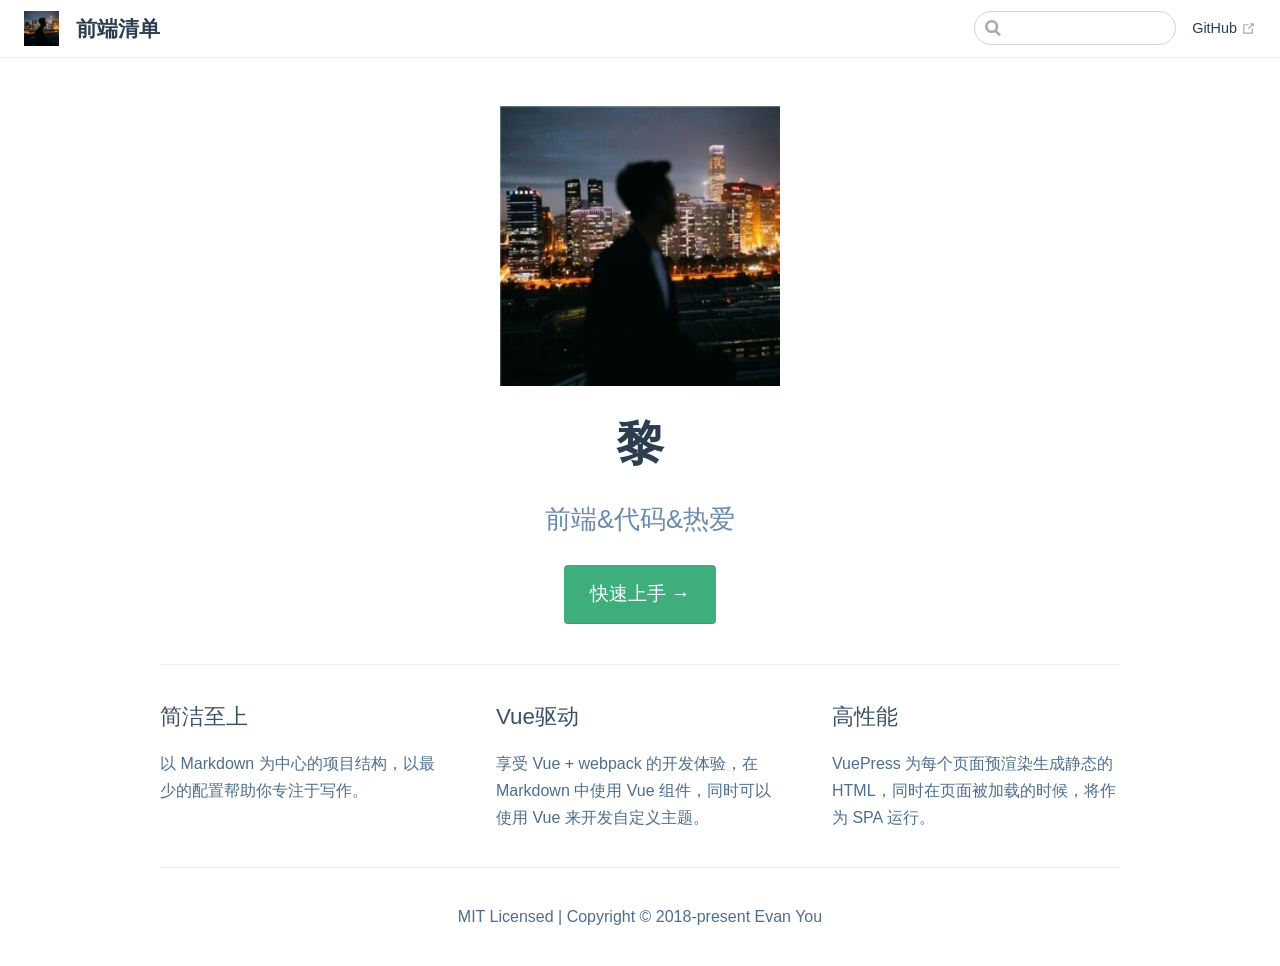
<file: index.html>
<!DOCTYPE html>
<html lang="en-US">
  <head>
    <meta charset="utf-8">
    <meta name="viewport" content="width=device-width,initial-scale=1">
    <title>前端清单</title>
    <meta name="generator" content="VuePress 1.7.1">
    <link rel="icon" href="/assets/img/favicon.ico">
    <meta name="description" content="前端清单">
    <meta name="author" content="Zsin">
    <meta name="Keywords" content="vuepress 介绍, vuepress 说明, 前端笔记">
    
    <link rel="preload" href="/assets/css/0.styles.1d5f8513.css" as="style"><link rel="preload" href="/assets/js/app.b2014ff2.js" as="script"><link rel="preload" href="/assets/js/2.2fde2cc4.js" as="script"><link rel="preload" href="/assets/js/8.de3f400a.js" as="script"><link rel="preload" href="/assets/js/3.04d0cbfa.js" as="script"><link rel="prefetch" href="/assets/js/10.4bdca609.js"><link rel="prefetch" href="/assets/js/11.72579f8a.js"><link rel="prefetch" href="/assets/js/12.c1ab9b34.js"><link rel="prefetch" href="/assets/js/13.a3b9f4df.js"><link rel="prefetch" href="/assets/js/14.fd7e2f5d.js"><link rel="prefetch" href="/assets/js/15.c8021483.js"><link rel="prefetch" href="/assets/js/16.ee00f998.js"><link rel="prefetch" href="/assets/js/17.6b4d4a84.js"><link rel="prefetch" href="/assets/js/18.ec42ef5b.js"><link rel="prefetch" href="/assets/js/19.2046a7f6.js"><link rel="prefetch" href="/assets/js/20.db4aa17d.js"><link rel="prefetch" href="/assets/js/21.75ae02e7.js"><link rel="prefetch" href="/assets/js/4.ec60088e.js"><link rel="prefetch" href="/assets/js/5.daec7fcb.js"><link rel="prefetch" href="/assets/js/6.80358dad.js"><link rel="prefetch" href="/assets/js/7.de1fff53.js"><link rel="prefetch" href="/assets/js/9.c24ff2cc.js">
    <link rel="stylesheet" href="/assets/css/0.styles.1d5f8513.css">
  </head>
  <body>
    <div id="app" data-server-rendered="true"><div class="theme-container no-sidebar"><header class="navbar"><div class="sidebar-button"><svg xmlns="http://www.w3.org/2000/svg" aria-hidden="true" role="img" viewBox="0 0 448 512" class="icon"><path fill="currentColor" d="M436 124H12c-6.627 0-12-5.373-12-12V80c0-6.627 5.373-12 12-12h424c6.627 0 12 5.373 12 12v32c0 6.627-5.373 12-12 12zm0 160H12c-6.627 0-12-5.373-12-12v-32c0-6.627 5.373-12 12-12h424c6.627 0 12 5.373 12 12v32c0 6.627-5.373 12-12 12zm0 160H12c-6.627 0-12-5.373-12-12v-32c0-6.627 5.373-12 12-12h424c6.627 0 12 5.373 12 12v32c0 6.627-5.373 12-12 12z"></path></svg></div> <a href="/" aria-current="page" class="home-link router-link-exact-active router-link-active"><img src="/assets/img/hero.png" alt="前端清单" class="logo"> <span class="site-name can-hide">前端清单</span></a> <div class="links"><div class="search-box"><input aria-label="Search" autocomplete="off" spellcheck="false" value=""> <!----></div> <nav class="nav-links can-hide"><div class="nav-item"><a href="https://github.com/zhaoyoushuai/docs" target="_blank" rel="noopener noreferrer" class="nav-link external">
  GitHub
  <span><svg xmlns="http://www.w3.org/2000/svg" aria-hidden="true" focusable="false" x="0px" y="0px" viewBox="0 0 100 100" width="15" height="15" class="icon outbound"><path fill="currentColor" d="M18.8,85.1h56l0,0c2.2,0,4-1.8,4-4v-32h-8v28h-48v-48h28v-8h-32l0,0c-2.2,0-4,1.8-4,4v56C14.8,83.3,16.6,85.1,18.8,85.1z"></path> <polygon fill="currentColor" points="45.7,48.7 51.3,54.3 77.2,28.5 77.2,37.2 85.2,37.2 85.2,14.9 62.8,14.9 62.8,22.9 71.5,22.9"></polygon></svg> <span class="sr-only">(opens new window)</span></span></a></div> <!----></nav></div></header> <div class="sidebar-mask"></div> <aside class="sidebar"><nav class="nav-links"><div class="nav-item"><a href="https://github.com/zhaoyoushuai/docs" target="_blank" rel="noopener noreferrer" class="nav-link external">
  GitHub
  <span><svg xmlns="http://www.w3.org/2000/svg" aria-hidden="true" focusable="false" x="0px" y="0px" viewBox="0 0 100 100" width="15" height="15" class="icon outbound"><path fill="currentColor" d="M18.8,85.1h56l0,0c2.2,0,4-1.8,4-4v-32h-8v28h-48v-48h28v-8h-32l0,0c-2.2,0-4,1.8-4,4v56C14.8,83.3,16.6,85.1,18.8,85.1z"></path> <polygon fill="currentColor" points="45.7,48.7 51.3,54.3 77.2,28.5 77.2,37.2 85.2,37.2 85.2,14.9 62.8,14.9 62.8,22.9 71.5,22.9"></polygon></svg> <span class="sr-only">(opens new window)</span></span></a></div> <!----></nav>  <ul class="sidebar-links"><li><section class="sidebar-group collapsable depth-0"><p class="sidebar-heading open"><span>Vue</span> <span class="arrow down"></span></p> <ul class="sidebar-links sidebar-group-items"><li><a href="/vue/" class="sidebar-link">vue</a></li></ul></section></li><li><section class="sidebar-group collapsable depth-0"><p class="sidebar-heading"><span>React</span> <span class="arrow right"></span></p> <!----></section></li><li><section class="sidebar-group collapsable depth-0"><p class="sidebar-heading"><span>Taro</span> <span class="arrow right"></span></p> <!----></section></li><li><section class="sidebar-group collapsable depth-0"><p class="sidebar-heading"><span>Git</span> <span class="arrow right"></span></p> <!----></section></li><li><section class="sidebar-group collapsable depth-0"><p class="sidebar-heading"><span>Node</span> <span class="arrow right"></span></p> <!----></section></li><li><section class="sidebar-group collapsable depth-0"><p class="sidebar-heading"><span>微信小程序</span> <span class="arrow right"></span></p> <!----></section></li><li><section class="sidebar-group collapsable depth-0"><p class="sidebar-heading"><span>工具方法</span> <span class="arrow right"></span></p> <!----></section></li><li><section class="sidebar-group collapsable depth-0"><p class="sidebar-heading"><span>BUG</span> <span class="arrow right"></span></p> <!----></section></li></ul> </aside> <main aria-labelledby="main-title" class="home"><header class="hero"><img src="/assets/img/hero.png" alt="hero"> <h1 id="main-title">
      黎
    </h1> <p class="description">
      前端&amp;代码&amp;热爱
    </p> <p class="action"><a href="/utils/regexp.html" class="nav-link action-button">
  快速上手 →
</a></p></header> <div class="features"><div class="feature"><h2>简洁至上</h2> <p>以 Markdown 为中心的项目结构，以最少的配置帮助你专注于写作。</p></div><div class="feature"><h2>Vue驱动</h2> <p>享受 Vue + webpack 的开发体验，在 Markdown 中使用 Vue 组件，同时可以使用 Vue 来开发自定义主题。</p></div><div class="feature"><h2>高性能</h2> <p>VuePress 为每个页面预渲染生成静态的 HTML，同时在页面被加载的时候，将作为 SPA 运行。</p></div></div> <div class="theme-default-content custom content__default"></div> <div class="footer">
    MIT Licensed | Copyright © 2018-present Evan You
  </div></main></div><div class="global-ui"><!----></div></div>
    <script src="/assets/js/app.b2014ff2.js" defer></script><script src="/assets/js/2.2fde2cc4.js" defer></script><script src="/assets/js/8.de3f400a.js" defer></script><script src="/assets/js/3.04d0cbfa.js" defer></script>
  </body>
</html>
</file>
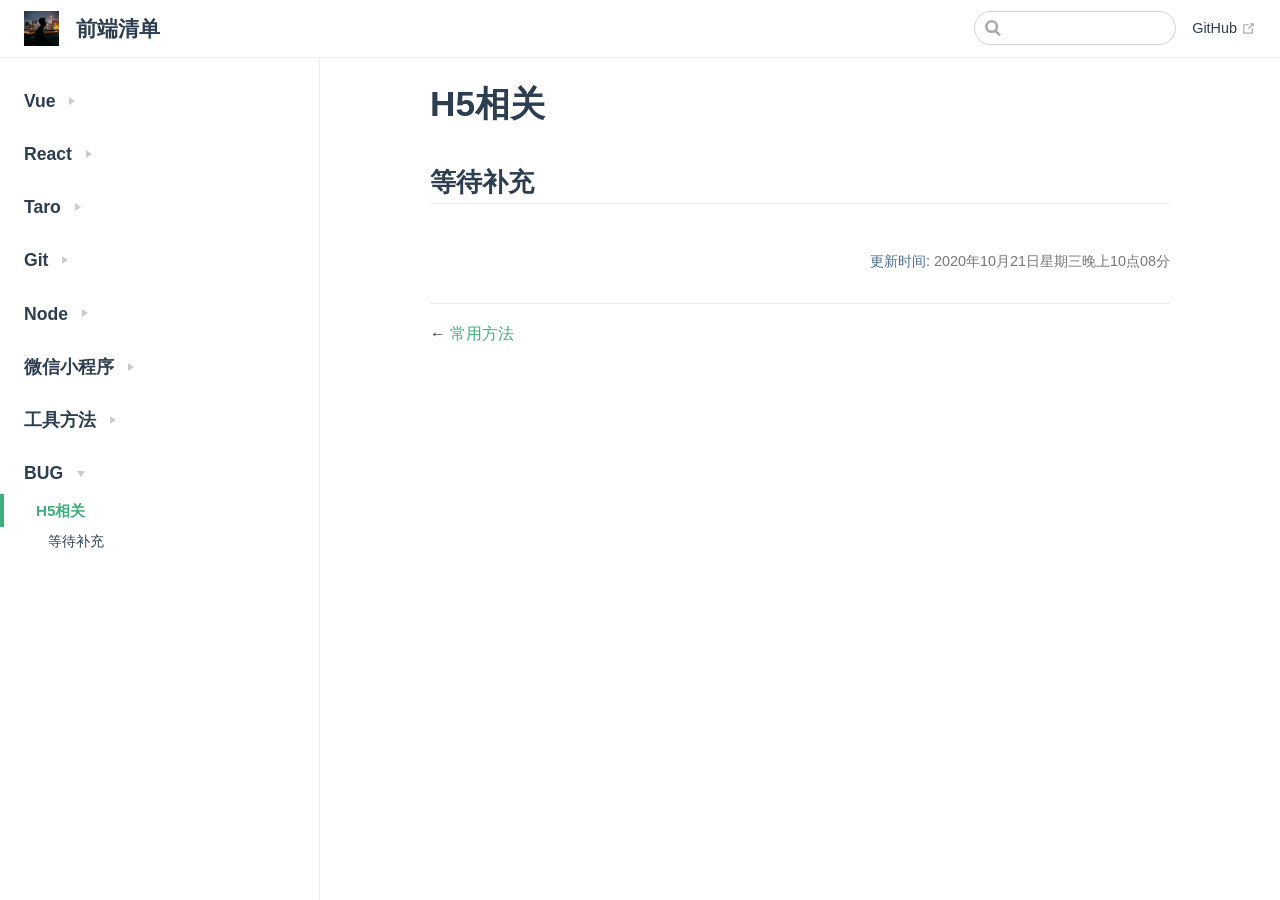
<file: bug/index.html>
<!DOCTYPE html>
<html lang="en-US">
  <head>
    <meta charset="utf-8">
    <meta name="viewport" content="width=device-width,initial-scale=1">
    <title>H5相关 | 前端清单</title>
    <meta name="generator" content="VuePress 1.7.1">
    <link rel="icon" href="/assets/img/favicon.ico">
    <meta name="description" content="前端清单">
    <meta name="author" content="Zsin">
    <meta name="Keywords" content="vuepress 介绍, vuepress 说明, 前端笔记">
    
    <link rel="preload" href="/assets/css/0.styles.1d5f8513.css" as="style"><link rel="preload" href="/assets/js/app.b2014ff2.js" as="script"><link rel="preload" href="/assets/js/2.2fde2cc4.js" as="script"><link rel="preload" href="/assets/js/10.4bdca609.js" as="script"><link rel="preload" href="/assets/js/3.04d0cbfa.js" as="script"><link rel="prefetch" href="/assets/js/11.72579f8a.js"><link rel="prefetch" href="/assets/js/12.c1ab9b34.js"><link rel="prefetch" href="/assets/js/13.a3b9f4df.js"><link rel="prefetch" href="/assets/js/14.fd7e2f5d.js"><link rel="prefetch" href="/assets/js/15.c8021483.js"><link rel="prefetch" href="/assets/js/16.ee00f998.js"><link rel="prefetch" href="/assets/js/17.6b4d4a84.js"><link rel="prefetch" href="/assets/js/18.ec42ef5b.js"><link rel="prefetch" href="/assets/js/19.2046a7f6.js"><link rel="prefetch" href="/assets/js/20.db4aa17d.js"><link rel="prefetch" href="/assets/js/21.75ae02e7.js"><link rel="prefetch" href="/assets/js/4.ec60088e.js"><link rel="prefetch" href="/assets/js/5.daec7fcb.js"><link rel="prefetch" href="/assets/js/6.80358dad.js"><link rel="prefetch" href="/assets/js/7.de1fff53.js"><link rel="prefetch" href="/assets/js/8.de3f400a.js"><link rel="prefetch" href="/assets/js/9.c24ff2cc.js">
    <link rel="stylesheet" href="/assets/css/0.styles.1d5f8513.css">
  </head>
  <body>
    <div id="app" data-server-rendered="true"><div class="theme-container"><header class="navbar"><div class="sidebar-button"><svg xmlns="http://www.w3.org/2000/svg" aria-hidden="true" role="img" viewBox="0 0 448 512" class="icon"><path fill="currentColor" d="M436 124H12c-6.627 0-12-5.373-12-12V80c0-6.627 5.373-12 12-12h424c6.627 0 12 5.373 12 12v32c0 6.627-5.373 12-12 12zm0 160H12c-6.627 0-12-5.373-12-12v-32c0-6.627 5.373-12 12-12h424c6.627 0 12 5.373 12 12v32c0 6.627-5.373 12-12 12zm0 160H12c-6.627 0-12-5.373-12-12v-32c0-6.627 5.373-12 12-12h424c6.627 0 12 5.373 12 12v32c0 6.627-5.373 12-12 12z"></path></svg></div> <a href="/" class="home-link router-link-active"><img src="/assets/img/hero.png" alt="前端清单" class="logo"> <span class="site-name can-hide">前端清单</span></a> <div class="links"><div class="search-box"><input aria-label="Search" autocomplete="off" spellcheck="false" value=""> <!----></div> <nav class="nav-links can-hide"><div class="nav-item"><a href="https://github.com/zhaoyoushuai/docs" target="_blank" rel="noopener noreferrer" class="nav-link external">
  GitHub
  <span><svg xmlns="http://www.w3.org/2000/svg" aria-hidden="true" focusable="false" x="0px" y="0px" viewBox="0 0 100 100" width="15" height="15" class="icon outbound"><path fill="currentColor" d="M18.8,85.1h56l0,0c2.2,0,4-1.8,4-4v-32h-8v28h-48v-48h28v-8h-32l0,0c-2.2,0-4,1.8-4,4v56C14.8,83.3,16.6,85.1,18.8,85.1z"></path> <polygon fill="currentColor" points="45.7,48.7 51.3,54.3 77.2,28.5 77.2,37.2 85.2,37.2 85.2,14.9 62.8,14.9 62.8,22.9 71.5,22.9"></polygon></svg> <span class="sr-only">(opens new window)</span></span></a></div> <!----></nav></div></header> <div class="sidebar-mask"></div> <aside class="sidebar"><nav class="nav-links"><div class="nav-item"><a href="https://github.com/zhaoyoushuai/docs" target="_blank" rel="noopener noreferrer" class="nav-link external">
  GitHub
  <span><svg xmlns="http://www.w3.org/2000/svg" aria-hidden="true" focusable="false" x="0px" y="0px" viewBox="0 0 100 100" width="15" height="15" class="icon outbound"><path fill="currentColor" d="M18.8,85.1h56l0,0c2.2,0,4-1.8,4-4v-32h-8v28h-48v-48h28v-8h-32l0,0c-2.2,0-4,1.8-4,4v56C14.8,83.3,16.6,85.1,18.8,85.1z"></path> <polygon fill="currentColor" points="45.7,48.7 51.3,54.3 77.2,28.5 77.2,37.2 85.2,37.2 85.2,14.9 62.8,14.9 62.8,22.9 71.5,22.9"></polygon></svg> <span class="sr-only">(opens new window)</span></span></a></div> <!----></nav>  <ul class="sidebar-links"><li><section class="sidebar-group collapsable depth-0"><p class="sidebar-heading"><span>Vue</span> <span class="arrow right"></span></p> <!----></section></li><li><section class="sidebar-group collapsable depth-0"><p class="sidebar-heading"><span>React</span> <span class="arrow right"></span></p> <!----></section></li><li><section class="sidebar-group collapsable depth-0"><p class="sidebar-heading"><span>Taro</span> <span class="arrow right"></span></p> <!----></section></li><li><section class="sidebar-group collapsable depth-0"><p class="sidebar-heading"><span>Git</span> <span class="arrow right"></span></p> <!----></section></li><li><section class="sidebar-group collapsable depth-0"><p class="sidebar-heading"><span>Node</span> <span class="arrow right"></span></p> <!----></section></li><li><section class="sidebar-group collapsable depth-0"><p class="sidebar-heading"><span>微信小程序</span> <span class="arrow right"></span></p> <!----></section></li><li><section class="sidebar-group collapsable depth-0"><p class="sidebar-heading"><span>工具方法</span> <span class="arrow right"></span></p> <!----></section></li><li><section class="sidebar-group collapsable depth-0"><p class="sidebar-heading open"><span>BUG</span> <span class="arrow down"></span></p> <ul class="sidebar-links sidebar-group-items"><li><a href="/bug/" aria-current="page" class="active sidebar-link">H5相关</a><ul class="sidebar-sub-headers"><li class="sidebar-sub-header"><a href="/bug/#等待补充" class="sidebar-link">等待补充</a></li></ul></li></ul></section></li></ul> </aside> <main class="page"> <div class="theme-default-content content__default"><h1 id="h5相关"><a href="#h5相关" class="header-anchor">#</a> H5相关</h1> <h2 id="等待补充"><a href="#等待补充" class="header-anchor">#</a> 等待补充</h2></div> <footer class="page-edit"><!----> <div class="last-updated"><span class="prefix">更新时间:</span> <span class="time">2020年10月21日星期三晚上10点08分</span></div></footer> <div class="page-nav"><p class="inner"><span class="prev">
      ←
      <a href="/utils/skill.html" class="prev">
        常用方法
      </a></span> <!----></p></div> </main></div><div class="global-ui"><!----></div></div>
    <script src="/assets/js/app.b2014ff2.js" defer></script><script src="/assets/js/2.2fde2cc4.js" defer></script><script src="/assets/js/10.4bdca609.js" defer></script><script src="/assets/js/3.04d0cbfa.js" defer></script>
  </body>
</html>
</file>
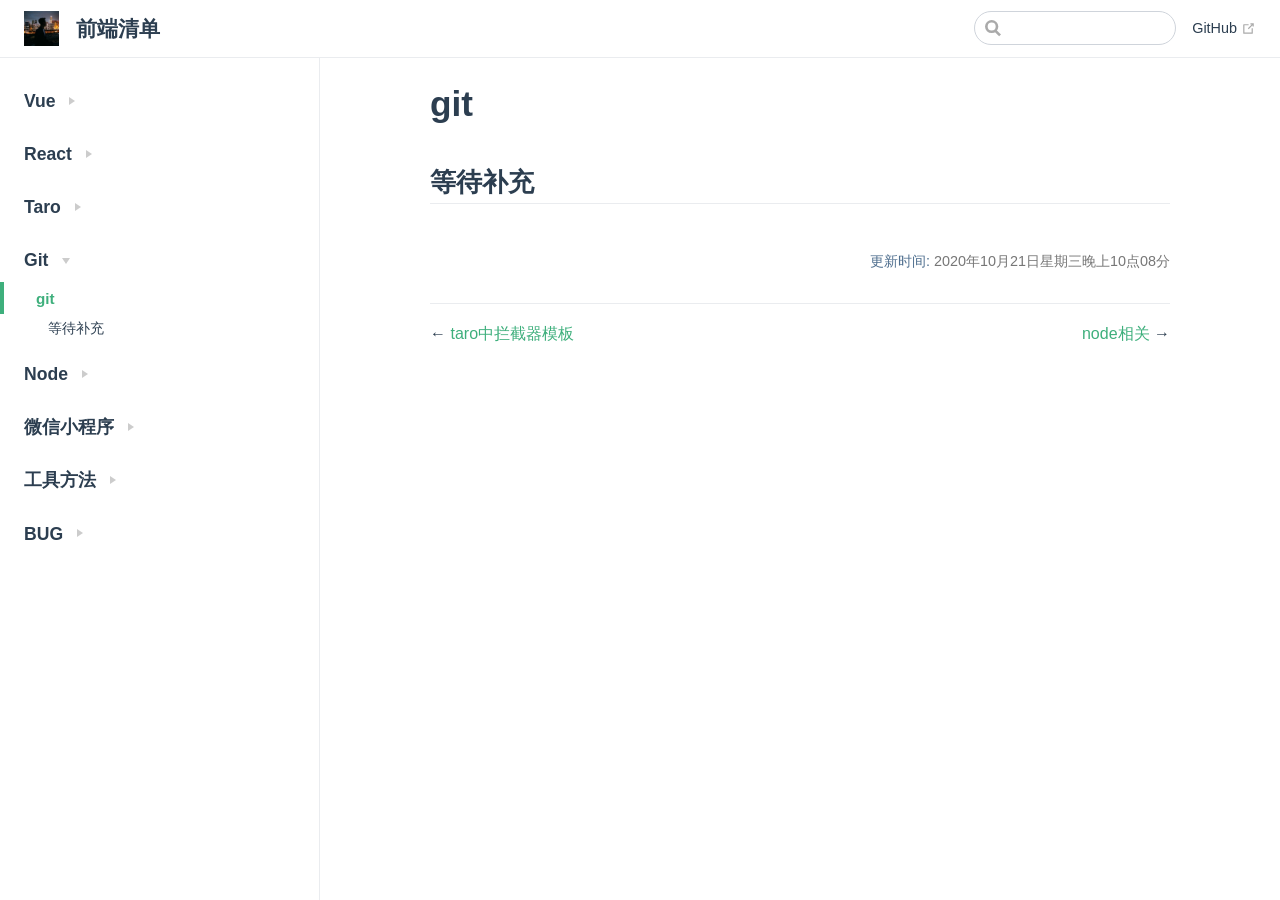
<file: git/index.html>
<!DOCTYPE html>
<html lang="en-US">
  <head>
    <meta charset="utf-8">
    <meta name="viewport" content="width=device-width,initial-scale=1">
    <title>git | 前端清单</title>
    <meta name="generator" content="VuePress 1.7.1">
    <link rel="icon" href="/assets/img/favicon.ico">
    <meta name="description" content="前端清单">
    <meta name="author" content="Zsin">
    <meta name="Keywords" content="vuepress 介绍, vuepress 说明, 前端笔记">
    
    <link rel="preload" href="/assets/css/0.styles.1d5f8513.css" as="style"><link rel="preload" href="/assets/js/app.b2014ff2.js" as="script"><link rel="preload" href="/assets/js/2.2fde2cc4.js" as="script"><link rel="preload" href="/assets/js/11.72579f8a.js" as="script"><link rel="preload" href="/assets/js/3.04d0cbfa.js" as="script"><link rel="prefetch" href="/assets/js/10.4bdca609.js"><link rel="prefetch" href="/assets/js/12.c1ab9b34.js"><link rel="prefetch" href="/assets/js/13.a3b9f4df.js"><link rel="prefetch" href="/assets/js/14.fd7e2f5d.js"><link rel="prefetch" href="/assets/js/15.c8021483.js"><link rel="prefetch" href="/assets/js/16.ee00f998.js"><link rel="prefetch" href="/assets/js/17.6b4d4a84.js"><link rel="prefetch" href="/assets/js/18.ec42ef5b.js"><link rel="prefetch" href="/assets/js/19.2046a7f6.js"><link rel="prefetch" href="/assets/js/20.db4aa17d.js"><link rel="prefetch" href="/assets/js/21.75ae02e7.js"><link rel="prefetch" href="/assets/js/4.ec60088e.js"><link rel="prefetch" href="/assets/js/5.daec7fcb.js"><link rel="prefetch" href="/assets/js/6.80358dad.js"><link rel="prefetch" href="/assets/js/7.de1fff53.js"><link rel="prefetch" href="/assets/js/8.de3f400a.js"><link rel="prefetch" href="/assets/js/9.c24ff2cc.js">
    <link rel="stylesheet" href="/assets/css/0.styles.1d5f8513.css">
  </head>
  <body>
    <div id="app" data-server-rendered="true"><div class="theme-container"><header class="navbar"><div class="sidebar-button"><svg xmlns="http://www.w3.org/2000/svg" aria-hidden="true" role="img" viewBox="0 0 448 512" class="icon"><path fill="currentColor" d="M436 124H12c-6.627 0-12-5.373-12-12V80c0-6.627 5.373-12 12-12h424c6.627 0 12 5.373 12 12v32c0 6.627-5.373 12-12 12zm0 160H12c-6.627 0-12-5.373-12-12v-32c0-6.627 5.373-12 12-12h424c6.627 0 12 5.373 12 12v32c0 6.627-5.373 12-12 12zm0 160H12c-6.627 0-12-5.373-12-12v-32c0-6.627 5.373-12 12-12h424c6.627 0 12 5.373 12 12v32c0 6.627-5.373 12-12 12z"></path></svg></div> <a href="/" class="home-link router-link-active"><img src="/assets/img/hero.png" alt="前端清单" class="logo"> <span class="site-name can-hide">前端清单</span></a> <div class="links"><div class="search-box"><input aria-label="Search" autocomplete="off" spellcheck="false" value=""> <!----></div> <nav class="nav-links can-hide"><div class="nav-item"><a href="https://github.com/zhaoyoushuai/docs" target="_blank" rel="noopener noreferrer" class="nav-link external">
  GitHub
  <span><svg xmlns="http://www.w3.org/2000/svg" aria-hidden="true" focusable="false" x="0px" y="0px" viewBox="0 0 100 100" width="15" height="15" class="icon outbound"><path fill="currentColor" d="M18.8,85.1h56l0,0c2.2,0,4-1.8,4-4v-32h-8v28h-48v-48h28v-8h-32l0,0c-2.2,0-4,1.8-4,4v56C14.8,83.3,16.6,85.1,18.8,85.1z"></path> <polygon fill="currentColor" points="45.7,48.7 51.3,54.3 77.2,28.5 77.2,37.2 85.2,37.2 85.2,14.9 62.8,14.9 62.8,22.9 71.5,22.9"></polygon></svg> <span class="sr-only">(opens new window)</span></span></a></div> <!----></nav></div></header> <div class="sidebar-mask"></div> <aside class="sidebar"><nav class="nav-links"><div class="nav-item"><a href="https://github.com/zhaoyoushuai/docs" target="_blank" rel="noopener noreferrer" class="nav-link external">
  GitHub
  <span><svg xmlns="http://www.w3.org/2000/svg" aria-hidden="true" focusable="false" x="0px" y="0px" viewBox="0 0 100 100" width="15" height="15" class="icon outbound"><path fill="currentColor" d="M18.8,85.1h56l0,0c2.2,0,4-1.8,4-4v-32h-8v28h-48v-48h28v-8h-32l0,0c-2.2,0-4,1.8-4,4v56C14.8,83.3,16.6,85.1,18.8,85.1z"></path> <polygon fill="currentColor" points="45.7,48.7 51.3,54.3 77.2,28.5 77.2,37.2 85.2,37.2 85.2,14.9 62.8,14.9 62.8,22.9 71.5,22.9"></polygon></svg> <span class="sr-only">(opens new window)</span></span></a></div> <!----></nav>  <ul class="sidebar-links"><li><section class="sidebar-group collapsable depth-0"><p class="sidebar-heading"><span>Vue</span> <span class="arrow right"></span></p> <!----></section></li><li><section class="sidebar-group collapsable depth-0"><p class="sidebar-heading"><span>React</span> <span class="arrow right"></span></p> <!----></section></li><li><section class="sidebar-group collapsable depth-0"><p class="sidebar-heading"><span>Taro</span> <span class="arrow right"></span></p> <!----></section></li><li><section class="sidebar-group collapsable depth-0"><p class="sidebar-heading open"><span>Git</span> <span class="arrow down"></span></p> <ul class="sidebar-links sidebar-group-items"><li><a href="/git/" aria-current="page" class="active sidebar-link">git</a><ul class="sidebar-sub-headers"><li class="sidebar-sub-header"><a href="/git/#等待补充" class="sidebar-link">等待补充</a></li></ul></li></ul></section></li><li><section class="sidebar-group collapsable depth-0"><p class="sidebar-heading"><span>Node</span> <span class="arrow right"></span></p> <!----></section></li><li><section class="sidebar-group collapsable depth-0"><p class="sidebar-heading"><span>微信小程序</span> <span class="arrow right"></span></p> <!----></section></li><li><section class="sidebar-group collapsable depth-0"><p class="sidebar-heading"><span>工具方法</span> <span class="arrow right"></span></p> <!----></section></li><li><section class="sidebar-group collapsable depth-0"><p class="sidebar-heading"><span>BUG</span> <span class="arrow right"></span></p> <!----></section></li></ul> </aside> <main class="page"> <div class="theme-default-content content__default"><h1 id="git"><a href="#git" class="header-anchor">#</a> git</h1> <h2 id="等待补充"><a href="#等待补充" class="header-anchor">#</a> 等待补充</h2></div> <footer class="page-edit"><!----> <div class="last-updated"><span class="prefix">更新时间:</span> <span class="time">2020年10月21日星期三晚上10点08分</span></div></footer> <div class="page-nav"><p class="inner"><span class="prev">
      ←
      <a href="/taro/common.html" class="prev">
        taro中拦截器模板
      </a></span> <span class="next"><a href="/node/">
        node相关
      </a>
      →
    </span></p></div> </main></div><div class="global-ui"><!----></div></div>
    <script src="/assets/js/app.b2014ff2.js" defer></script><script src="/assets/js/2.2fde2cc4.js" defer></script><script src="/assets/js/11.72579f8a.js" defer></script><script src="/assets/js/3.04d0cbfa.js" defer></script>
  </body>
</html>
</file>
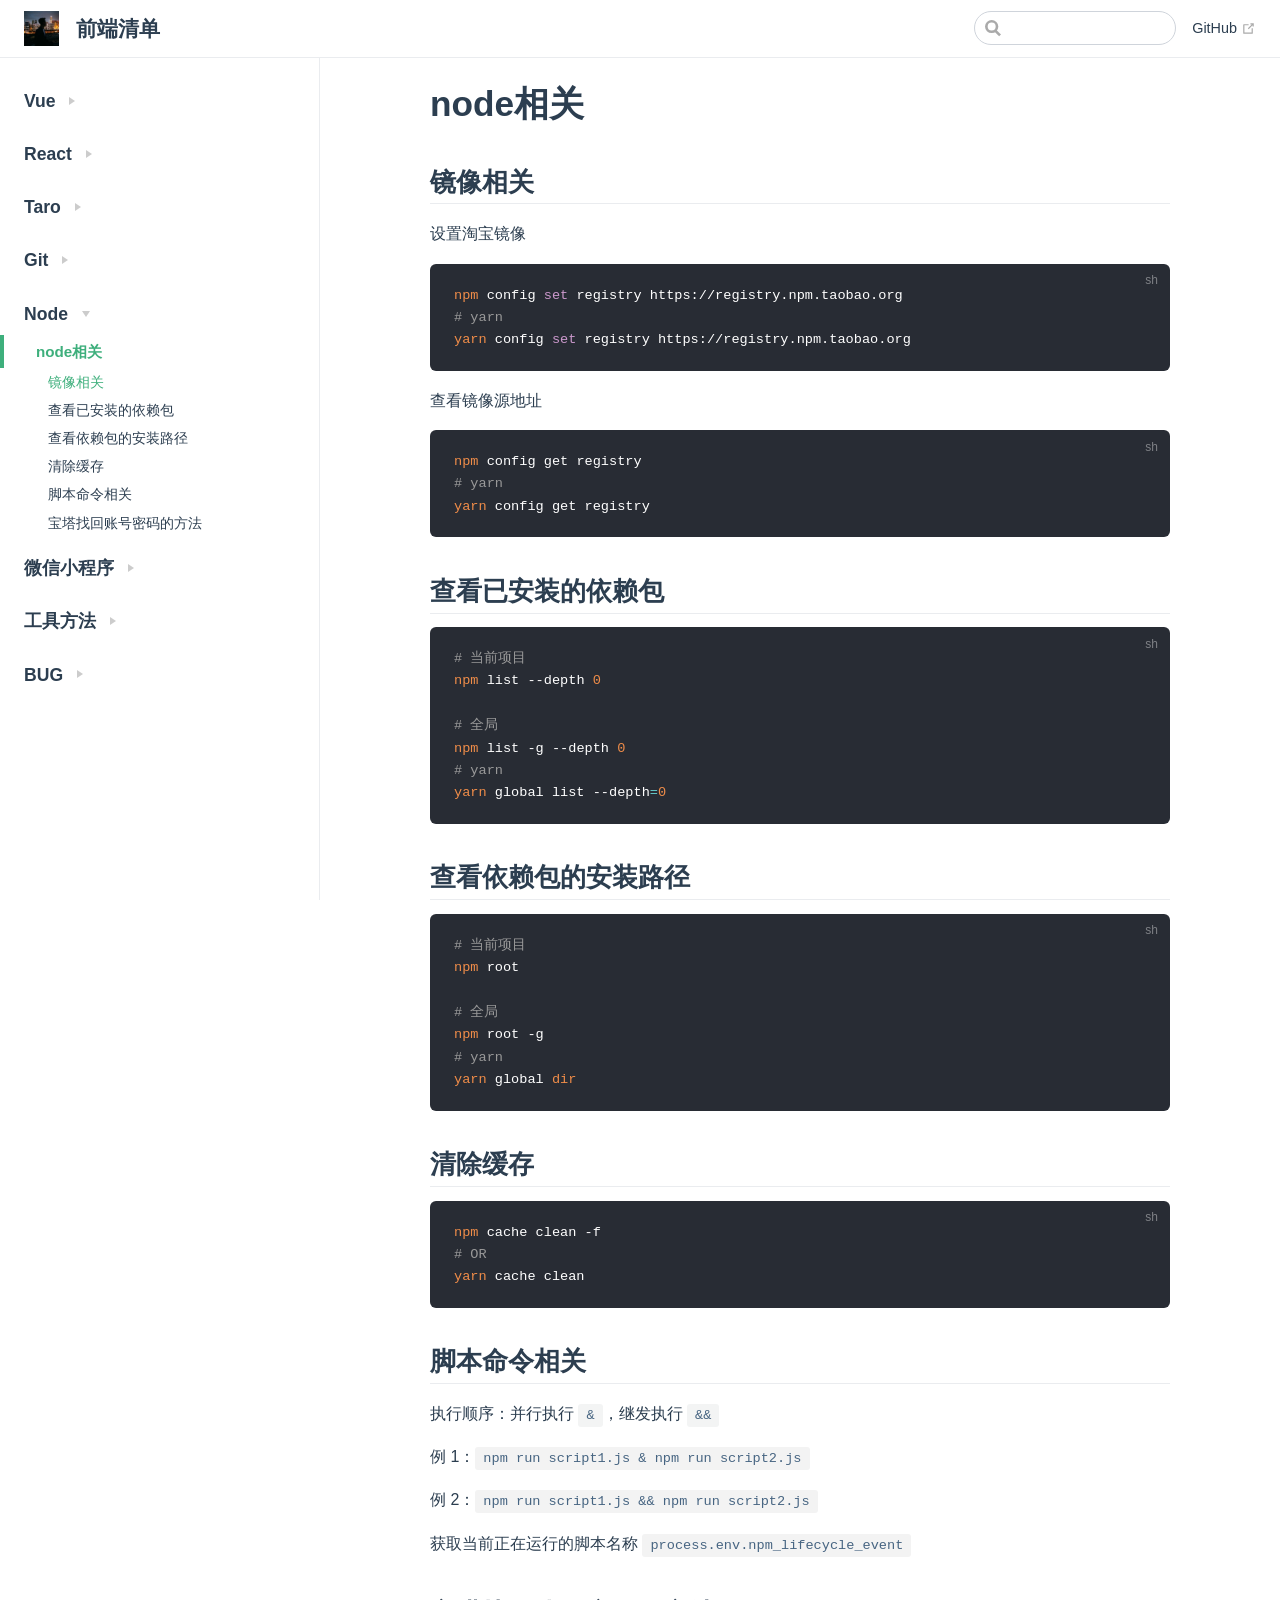
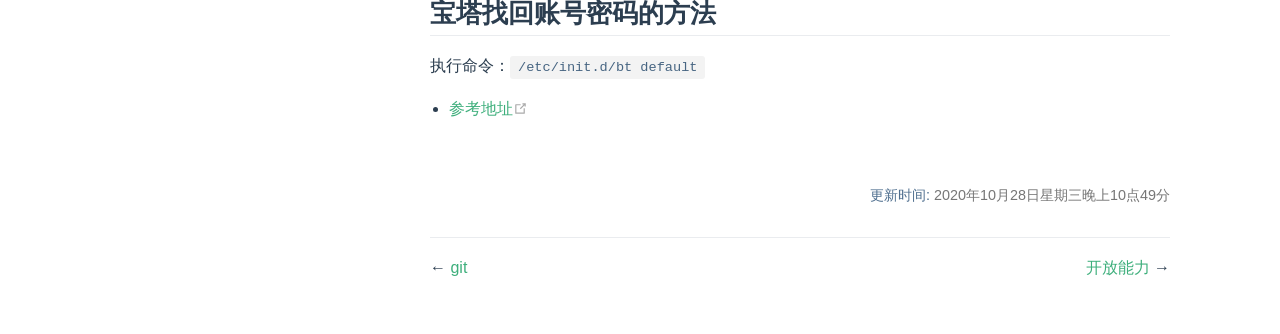
<file: node/index.html>
<!DOCTYPE html>
<html lang="en-US">
  <head>
    <meta charset="utf-8">
    <meta name="viewport" content="width=device-width,initial-scale=1">
    <title>node相关 | 前端清单</title>
    <meta name="generator" content="VuePress 1.7.1">
    <link rel="icon" href="/assets/img/favicon.ico">
    <meta name="description" content="前端清单">
    <meta name="author" content="Zsin">
    <meta name="Keywords" content="vuepress 介绍, vuepress 说明, 前端笔记">
    
    <link rel="preload" href="/assets/css/0.styles.1d5f8513.css" as="style"><link rel="preload" href="/assets/js/app.b2014ff2.js" as="script"><link rel="preload" href="/assets/js/2.2fde2cc4.js" as="script"><link rel="preload" href="/assets/js/12.c1ab9b34.js" as="script"><link rel="preload" href="/assets/js/3.04d0cbfa.js" as="script"><link rel="prefetch" href="/assets/js/10.4bdca609.js"><link rel="prefetch" href="/assets/js/11.72579f8a.js"><link rel="prefetch" href="/assets/js/13.a3b9f4df.js"><link rel="prefetch" href="/assets/js/14.fd7e2f5d.js"><link rel="prefetch" href="/assets/js/15.c8021483.js"><link rel="prefetch" href="/assets/js/16.ee00f998.js"><link rel="prefetch" href="/assets/js/17.6b4d4a84.js"><link rel="prefetch" href="/assets/js/18.ec42ef5b.js"><link rel="prefetch" href="/assets/js/19.2046a7f6.js"><link rel="prefetch" href="/assets/js/20.db4aa17d.js"><link rel="prefetch" href="/assets/js/21.75ae02e7.js"><link rel="prefetch" href="/assets/js/4.ec60088e.js"><link rel="prefetch" href="/assets/js/5.daec7fcb.js"><link rel="prefetch" href="/assets/js/6.80358dad.js"><link rel="prefetch" href="/assets/js/7.de1fff53.js"><link rel="prefetch" href="/assets/js/8.de3f400a.js"><link rel="prefetch" href="/assets/js/9.c24ff2cc.js">
    <link rel="stylesheet" href="/assets/css/0.styles.1d5f8513.css">
  </head>
  <body>
    <div id="app" data-server-rendered="true"><div class="theme-container"><header class="navbar"><div class="sidebar-button"><svg xmlns="http://www.w3.org/2000/svg" aria-hidden="true" role="img" viewBox="0 0 448 512" class="icon"><path fill="currentColor" d="M436 124H12c-6.627 0-12-5.373-12-12V80c0-6.627 5.373-12 12-12h424c6.627 0 12 5.373 12 12v32c0 6.627-5.373 12-12 12zm0 160H12c-6.627 0-12-5.373-12-12v-32c0-6.627 5.373-12 12-12h424c6.627 0 12 5.373 12 12v32c0 6.627-5.373 12-12 12zm0 160H12c-6.627 0-12-5.373-12-12v-32c0-6.627 5.373-12 12-12h424c6.627 0 12 5.373 12 12v32c0 6.627-5.373 12-12 12z"></path></svg></div> <a href="/" class="home-link router-link-active"><img src="/assets/img/hero.png" alt="前端清单" class="logo"> <span class="site-name can-hide">前端清单</span></a> <div class="links"><div class="search-box"><input aria-label="Search" autocomplete="off" spellcheck="false" value=""> <!----></div> <nav class="nav-links can-hide"><div class="nav-item"><a href="https://github.com/zhaoyoushuai/docs" target="_blank" rel="noopener noreferrer" class="nav-link external">
  GitHub
  <span><svg xmlns="http://www.w3.org/2000/svg" aria-hidden="true" focusable="false" x="0px" y="0px" viewBox="0 0 100 100" width="15" height="15" class="icon outbound"><path fill="currentColor" d="M18.8,85.1h56l0,0c2.2,0,4-1.8,4-4v-32h-8v28h-48v-48h28v-8h-32l0,0c-2.2,0-4,1.8-4,4v56C14.8,83.3,16.6,85.1,18.8,85.1z"></path> <polygon fill="currentColor" points="45.7,48.7 51.3,54.3 77.2,28.5 77.2,37.2 85.2,37.2 85.2,14.9 62.8,14.9 62.8,22.9 71.5,22.9"></polygon></svg> <span class="sr-only">(opens new window)</span></span></a></div> <!----></nav></div></header> <div class="sidebar-mask"></div> <aside class="sidebar"><nav class="nav-links"><div class="nav-item"><a href="https://github.com/zhaoyoushuai/docs" target="_blank" rel="noopener noreferrer" class="nav-link external">
  GitHub
  <span><svg xmlns="http://www.w3.org/2000/svg" aria-hidden="true" focusable="false" x="0px" y="0px" viewBox="0 0 100 100" width="15" height="15" class="icon outbound"><path fill="currentColor" d="M18.8,85.1h56l0,0c2.2,0,4-1.8,4-4v-32h-8v28h-48v-48h28v-8h-32l0,0c-2.2,0-4,1.8-4,4v56C14.8,83.3,16.6,85.1,18.8,85.1z"></path> <polygon fill="currentColor" points="45.7,48.7 51.3,54.3 77.2,28.5 77.2,37.2 85.2,37.2 85.2,14.9 62.8,14.9 62.8,22.9 71.5,22.9"></polygon></svg> <span class="sr-only">(opens new window)</span></span></a></div> <!----></nav>  <ul class="sidebar-links"><li><section class="sidebar-group collapsable depth-0"><p class="sidebar-heading"><span>Vue</span> <span class="arrow right"></span></p> <!----></section></li><li><section class="sidebar-group collapsable depth-0"><p class="sidebar-heading"><span>React</span> <span class="arrow right"></span></p> <!----></section></li><li><section class="sidebar-group collapsable depth-0"><p class="sidebar-heading"><span>Taro</span> <span class="arrow right"></span></p> <!----></section></li><li><section class="sidebar-group collapsable depth-0"><p class="sidebar-heading"><span>Git</span> <span class="arrow right"></span></p> <!----></section></li><li><section class="sidebar-group collapsable depth-0"><p class="sidebar-heading open"><span>Node</span> <span class="arrow down"></span></p> <ul class="sidebar-links sidebar-group-items"><li><a href="/node/" aria-current="page" class="active sidebar-link">node相关</a><ul class="sidebar-sub-headers"><li class="sidebar-sub-header"><a href="/node/#镜像相关" class="sidebar-link">镜像相关</a></li><li class="sidebar-sub-header"><a href="/node/#查看已安装的依赖包" class="sidebar-link">查看已安装的依赖包</a></li><li class="sidebar-sub-header"><a href="/node/#查看依赖包的安装路径" class="sidebar-link">查看依赖包的安装路径</a></li><li class="sidebar-sub-header"><a href="/node/#清除缓存" class="sidebar-link">清除缓存</a></li><li class="sidebar-sub-header"><a href="/node/#脚本命令相关" class="sidebar-link">脚本命令相关</a></li><li class="sidebar-sub-header"><a href="/node/#宝塔找回账号密码的方法" class="sidebar-link">宝塔找回账号密码的方法</a></li></ul></li></ul></section></li><li><section class="sidebar-group collapsable depth-0"><p class="sidebar-heading"><span>微信小程序</span> <span class="arrow right"></span></p> <!----></section></li><li><section class="sidebar-group collapsable depth-0"><p class="sidebar-heading"><span>工具方法</span> <span class="arrow right"></span></p> <!----></section></li><li><section class="sidebar-group collapsable depth-0"><p class="sidebar-heading"><span>BUG</span> <span class="arrow right"></span></p> <!----></section></li></ul> </aside> <main class="page"> <div class="theme-default-content content__default"><h1 id="node相关"><a href="#node相关" class="header-anchor">#</a> node相关</h1> <h2 id="镜像相关"><a href="#镜像相关" class="header-anchor">#</a> 镜像相关</h2> <p>设置淘宝镜像</p> <div class="language-sh extra-class"><pre class="language-sh"><code><span class="token function">npm</span> config <span class="token builtin class-name">set</span> registry https://registry.npm.taobao.org
<span class="token comment"># yarn</span>
<span class="token function">yarn</span> config <span class="token builtin class-name">set</span> registry https://registry.npm.taobao.org
</code></pre></div><p>查看镜像源地址</p> <div class="language-sh extra-class"><pre class="language-sh"><code><span class="token function">npm</span> config get registry
<span class="token comment"># yarn</span>
<span class="token function">yarn</span> config get registry
</code></pre></div><h2 id="查看已安装的依赖包"><a href="#查看已安装的依赖包" class="header-anchor">#</a> 查看已安装的依赖包</h2> <div class="language-sh extra-class"><pre class="language-sh"><code><span class="token comment"># 当前项目</span>
<span class="token function">npm</span> list --depth <span class="token number">0</span>

<span class="token comment"># 全局</span>
<span class="token function">npm</span> list -g --depth <span class="token number">0</span>
<span class="token comment"># yarn</span>
<span class="token function">yarn</span> global list --depth<span class="token operator">=</span><span class="token number">0</span>
</code></pre></div><h2 id="查看依赖包的安装路径"><a href="#查看依赖包的安装路径" class="header-anchor">#</a> 查看依赖包的安装路径</h2> <div class="language-sh extra-class"><pre class="language-sh"><code><span class="token comment"># 当前项目</span>
<span class="token function">npm</span> root

<span class="token comment"># 全局</span>
<span class="token function">npm</span> root -g
<span class="token comment"># yarn</span>
<span class="token function">yarn</span> global <span class="token function">dir</span>
</code></pre></div><h2 id="清除缓存"><a href="#清除缓存" class="header-anchor">#</a> 清除缓存</h2> <div class="language-sh extra-class"><pre class="language-sh"><code><span class="token function">npm</span> cache clean -f
<span class="token comment"># OR</span>
<span class="token function">yarn</span> cache clean
</code></pre></div><h2 id="脚本命令相关"><a href="#脚本命令相关" class="header-anchor">#</a> 脚本命令相关</h2> <p>执行顺序：并行执行 <code>&amp;</code>，继发执行 <code>&amp;&amp;</code></p> <p>例 1：<code>npm run script1.js &amp; npm run script2.js</code></p> <p>例 2：<code>npm run script1.js &amp;&amp; npm run script2.js</code></p> <p>获取当前正在运行的脚本名称 <code>process.env.npm_lifecycle_event</code></p> <h2 id="宝塔找回账号密码的方法"><a href="#宝塔找回账号密码的方法" class="header-anchor">#</a> 宝塔找回账号密码的方法</h2> <p>执行命令：<code>/etc/init.d/bt default</code></p> <ul><li><a href="http://www.huanjingba.com/btwangji.html" target="_blank" rel="noopener noreferrer">参考地址<span><svg xmlns="http://www.w3.org/2000/svg" aria-hidden="true" focusable="false" x="0px" y="0px" viewBox="0 0 100 100" width="15" height="15" class="icon outbound"><path fill="currentColor" d="M18.8,85.1h56l0,0c2.2,0,4-1.8,4-4v-32h-8v28h-48v-48h28v-8h-32l0,0c-2.2,0-4,1.8-4,4v56C14.8,83.3,16.6,85.1,18.8,85.1z"></path> <polygon fill="currentColor" points="45.7,48.7 51.3,54.3 77.2,28.5 77.2,37.2 85.2,37.2 85.2,14.9 62.8,14.9 62.8,22.9 71.5,22.9"></polygon></svg> <span class="sr-only">(opens new window)</span></span></a></li></ul></div> <footer class="page-edit"><!----> <div class="last-updated"><span class="prefix">更新时间:</span> <span class="time">2020年10月28日星期三晚上10点49分</span></div></footer> <div class="page-nav"><p class="inner"><span class="prev">
      ←
      <a href="/git/" class="prev">
        git
      </a></span> <span class="next"><a href="/wx/">
        开放能力
      </a>
      →
    </span></p></div> </main></div><div class="global-ui"><!----></div></div>
    <script src="/assets/js/app.b2014ff2.js" defer></script><script src="/assets/js/2.2fde2cc4.js" defer></script><script src="/assets/js/12.c1ab9b34.js" defer></script><script src="/assets/js/3.04d0cbfa.js" defer></script>
  </body>
</html>
</file>
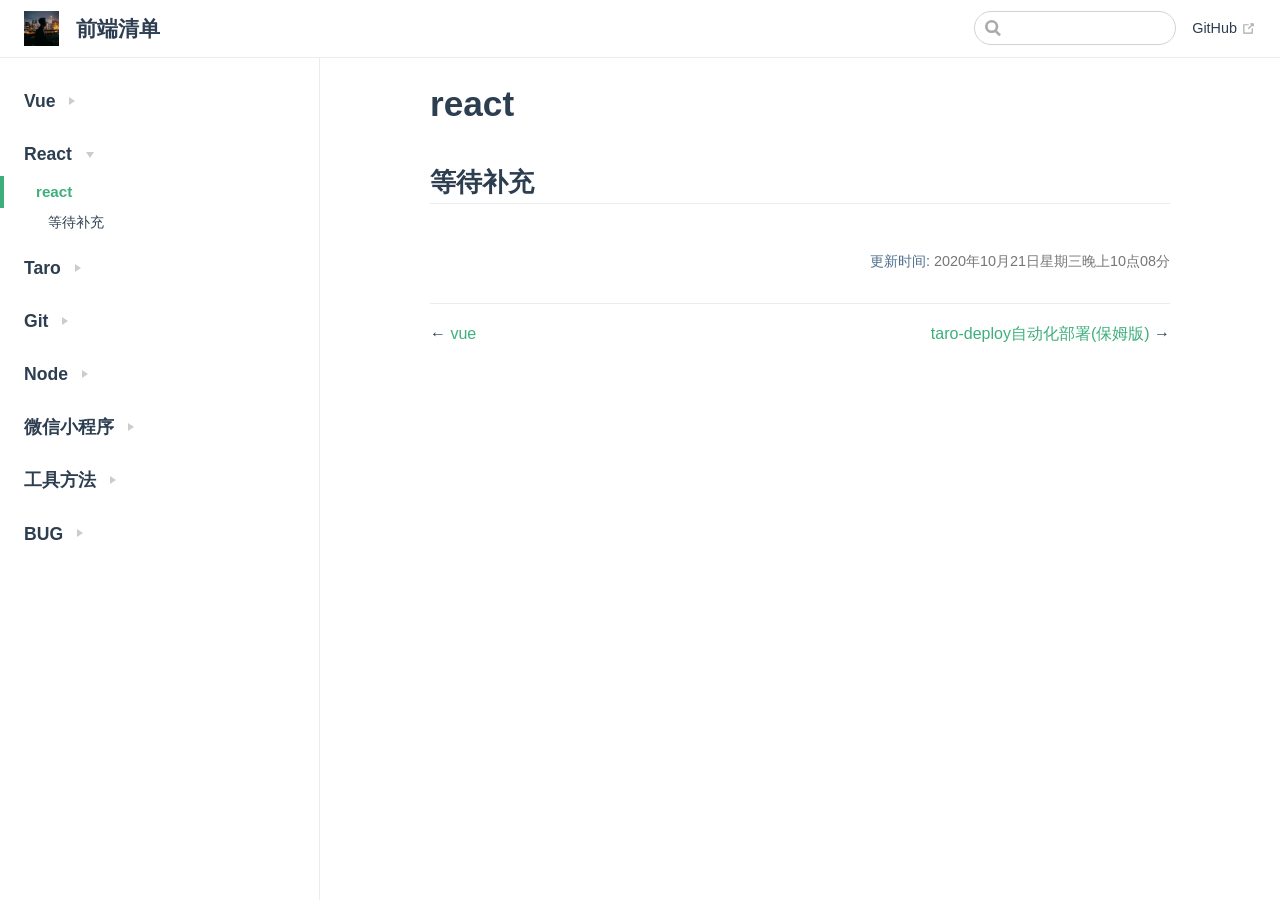
<file: react/index.html>
<!DOCTYPE html>
<html lang="en-US">
  <head>
    <meta charset="utf-8">
    <meta name="viewport" content="width=device-width,initial-scale=1">
    <title>react | 前端清单</title>
    <meta name="generator" content="VuePress 1.7.1">
    <link rel="icon" href="/assets/img/favicon.ico">
    <meta name="description" content="前端清单">
    <meta name="author" content="Zsin">
    <meta name="Keywords" content="vuepress 介绍, vuepress 说明, 前端笔记">
    
    <link rel="preload" href="/assets/css/0.styles.1d5f8513.css" as="style"><link rel="preload" href="/assets/js/app.b2014ff2.js" as="script"><link rel="preload" href="/assets/js/2.2fde2cc4.js" as="script"><link rel="preload" href="/assets/js/13.a3b9f4df.js" as="script"><link rel="preload" href="/assets/js/3.04d0cbfa.js" as="script"><link rel="prefetch" href="/assets/js/10.4bdca609.js"><link rel="prefetch" href="/assets/js/11.72579f8a.js"><link rel="prefetch" href="/assets/js/12.c1ab9b34.js"><link rel="prefetch" href="/assets/js/14.fd7e2f5d.js"><link rel="prefetch" href="/assets/js/15.c8021483.js"><link rel="prefetch" href="/assets/js/16.ee00f998.js"><link rel="prefetch" href="/assets/js/17.6b4d4a84.js"><link rel="prefetch" href="/assets/js/18.ec42ef5b.js"><link rel="prefetch" href="/assets/js/19.2046a7f6.js"><link rel="prefetch" href="/assets/js/20.db4aa17d.js"><link rel="prefetch" href="/assets/js/21.75ae02e7.js"><link rel="prefetch" href="/assets/js/4.ec60088e.js"><link rel="prefetch" href="/assets/js/5.daec7fcb.js"><link rel="prefetch" href="/assets/js/6.80358dad.js"><link rel="prefetch" href="/assets/js/7.de1fff53.js"><link rel="prefetch" href="/assets/js/8.de3f400a.js"><link rel="prefetch" href="/assets/js/9.c24ff2cc.js">
    <link rel="stylesheet" href="/assets/css/0.styles.1d5f8513.css">
  </head>
  <body>
    <div id="app" data-server-rendered="true"><div class="theme-container"><header class="navbar"><div class="sidebar-button"><svg xmlns="http://www.w3.org/2000/svg" aria-hidden="true" role="img" viewBox="0 0 448 512" class="icon"><path fill="currentColor" d="M436 124H12c-6.627 0-12-5.373-12-12V80c0-6.627 5.373-12 12-12h424c6.627 0 12 5.373 12 12v32c0 6.627-5.373 12-12 12zm0 160H12c-6.627 0-12-5.373-12-12v-32c0-6.627 5.373-12 12-12h424c6.627 0 12 5.373 12 12v32c0 6.627-5.373 12-12 12zm0 160H12c-6.627 0-12-5.373-12-12v-32c0-6.627 5.373-12 12-12h424c6.627 0 12 5.373 12 12v32c0 6.627-5.373 12-12 12z"></path></svg></div> <a href="/" class="home-link router-link-active"><img src="/assets/img/hero.png" alt="前端清单" class="logo"> <span class="site-name can-hide">前端清单</span></a> <div class="links"><div class="search-box"><input aria-label="Search" autocomplete="off" spellcheck="false" value=""> <!----></div> <nav class="nav-links can-hide"><div class="nav-item"><a href="https://github.com/zhaoyoushuai/docs" target="_blank" rel="noopener noreferrer" class="nav-link external">
  GitHub
  <span><svg xmlns="http://www.w3.org/2000/svg" aria-hidden="true" focusable="false" x="0px" y="0px" viewBox="0 0 100 100" width="15" height="15" class="icon outbound"><path fill="currentColor" d="M18.8,85.1h56l0,0c2.2,0,4-1.8,4-4v-32h-8v28h-48v-48h28v-8h-32l0,0c-2.2,0-4,1.8-4,4v56C14.8,83.3,16.6,85.1,18.8,85.1z"></path> <polygon fill="currentColor" points="45.7,48.7 51.3,54.3 77.2,28.5 77.2,37.2 85.2,37.2 85.2,14.9 62.8,14.9 62.8,22.9 71.5,22.9"></polygon></svg> <span class="sr-only">(opens new window)</span></span></a></div> <!----></nav></div></header> <div class="sidebar-mask"></div> <aside class="sidebar"><nav class="nav-links"><div class="nav-item"><a href="https://github.com/zhaoyoushuai/docs" target="_blank" rel="noopener noreferrer" class="nav-link external">
  GitHub
  <span><svg xmlns="http://www.w3.org/2000/svg" aria-hidden="true" focusable="false" x="0px" y="0px" viewBox="0 0 100 100" width="15" height="15" class="icon outbound"><path fill="currentColor" d="M18.8,85.1h56l0,0c2.2,0,4-1.8,4-4v-32h-8v28h-48v-48h28v-8h-32l0,0c-2.2,0-4,1.8-4,4v56C14.8,83.3,16.6,85.1,18.8,85.1z"></path> <polygon fill="currentColor" points="45.7,48.7 51.3,54.3 77.2,28.5 77.2,37.2 85.2,37.2 85.2,14.9 62.8,14.9 62.8,22.9 71.5,22.9"></polygon></svg> <span class="sr-only">(opens new window)</span></span></a></div> <!----></nav>  <ul class="sidebar-links"><li><section class="sidebar-group collapsable depth-0"><p class="sidebar-heading"><span>Vue</span> <span class="arrow right"></span></p> <!----></section></li><li><section class="sidebar-group collapsable depth-0"><p class="sidebar-heading open"><span>React</span> <span class="arrow down"></span></p> <ul class="sidebar-links sidebar-group-items"><li><a href="/react/" aria-current="page" class="active sidebar-link">react</a><ul class="sidebar-sub-headers"><li class="sidebar-sub-header"><a href="/react/#等待补充" class="sidebar-link">等待补充</a></li></ul></li></ul></section></li><li><section class="sidebar-group collapsable depth-0"><p class="sidebar-heading"><span>Taro</span> <span class="arrow right"></span></p> <!----></section></li><li><section class="sidebar-group collapsable depth-0"><p class="sidebar-heading"><span>Git</span> <span class="arrow right"></span></p> <!----></section></li><li><section class="sidebar-group collapsable depth-0"><p class="sidebar-heading"><span>Node</span> <span class="arrow right"></span></p> <!----></section></li><li><section class="sidebar-group collapsable depth-0"><p class="sidebar-heading"><span>微信小程序</span> <span class="arrow right"></span></p> <!----></section></li><li><section class="sidebar-group collapsable depth-0"><p class="sidebar-heading"><span>工具方法</span> <span class="arrow right"></span></p> <!----></section></li><li><section class="sidebar-group collapsable depth-0"><p class="sidebar-heading"><span>BUG</span> <span class="arrow right"></span></p> <!----></section></li></ul> </aside> <main class="page"> <div class="theme-default-content content__default"><h1 id="react"><a href="#react" class="header-anchor">#</a> react</h1> <h2 id="等待补充"><a href="#等待补充" class="header-anchor">#</a> 等待补充</h2></div> <footer class="page-edit"><!----> <div class="last-updated"><span class="prefix">更新时间:</span> <span class="time">2020年10月21日星期三晚上10点08分</span></div></footer> <div class="page-nav"><p class="inner"><span class="prev">
      ←
      <a href="/vue/" class="prev">
        vue
      </a></span> <span class="next"><a href="/taro/">
        taro-deploy自动化部署(保姆版)
      </a>
      →
    </span></p></div> </main></div><div class="global-ui"><!----></div></div>
    <script src="/assets/js/app.b2014ff2.js" defer></script><script src="/assets/js/2.2fde2cc4.js" defer></script><script src="/assets/js/13.a3b9f4df.js" defer></script><script src="/assets/js/3.04d0cbfa.js" defer></script>
  </body>
</html>
</file>
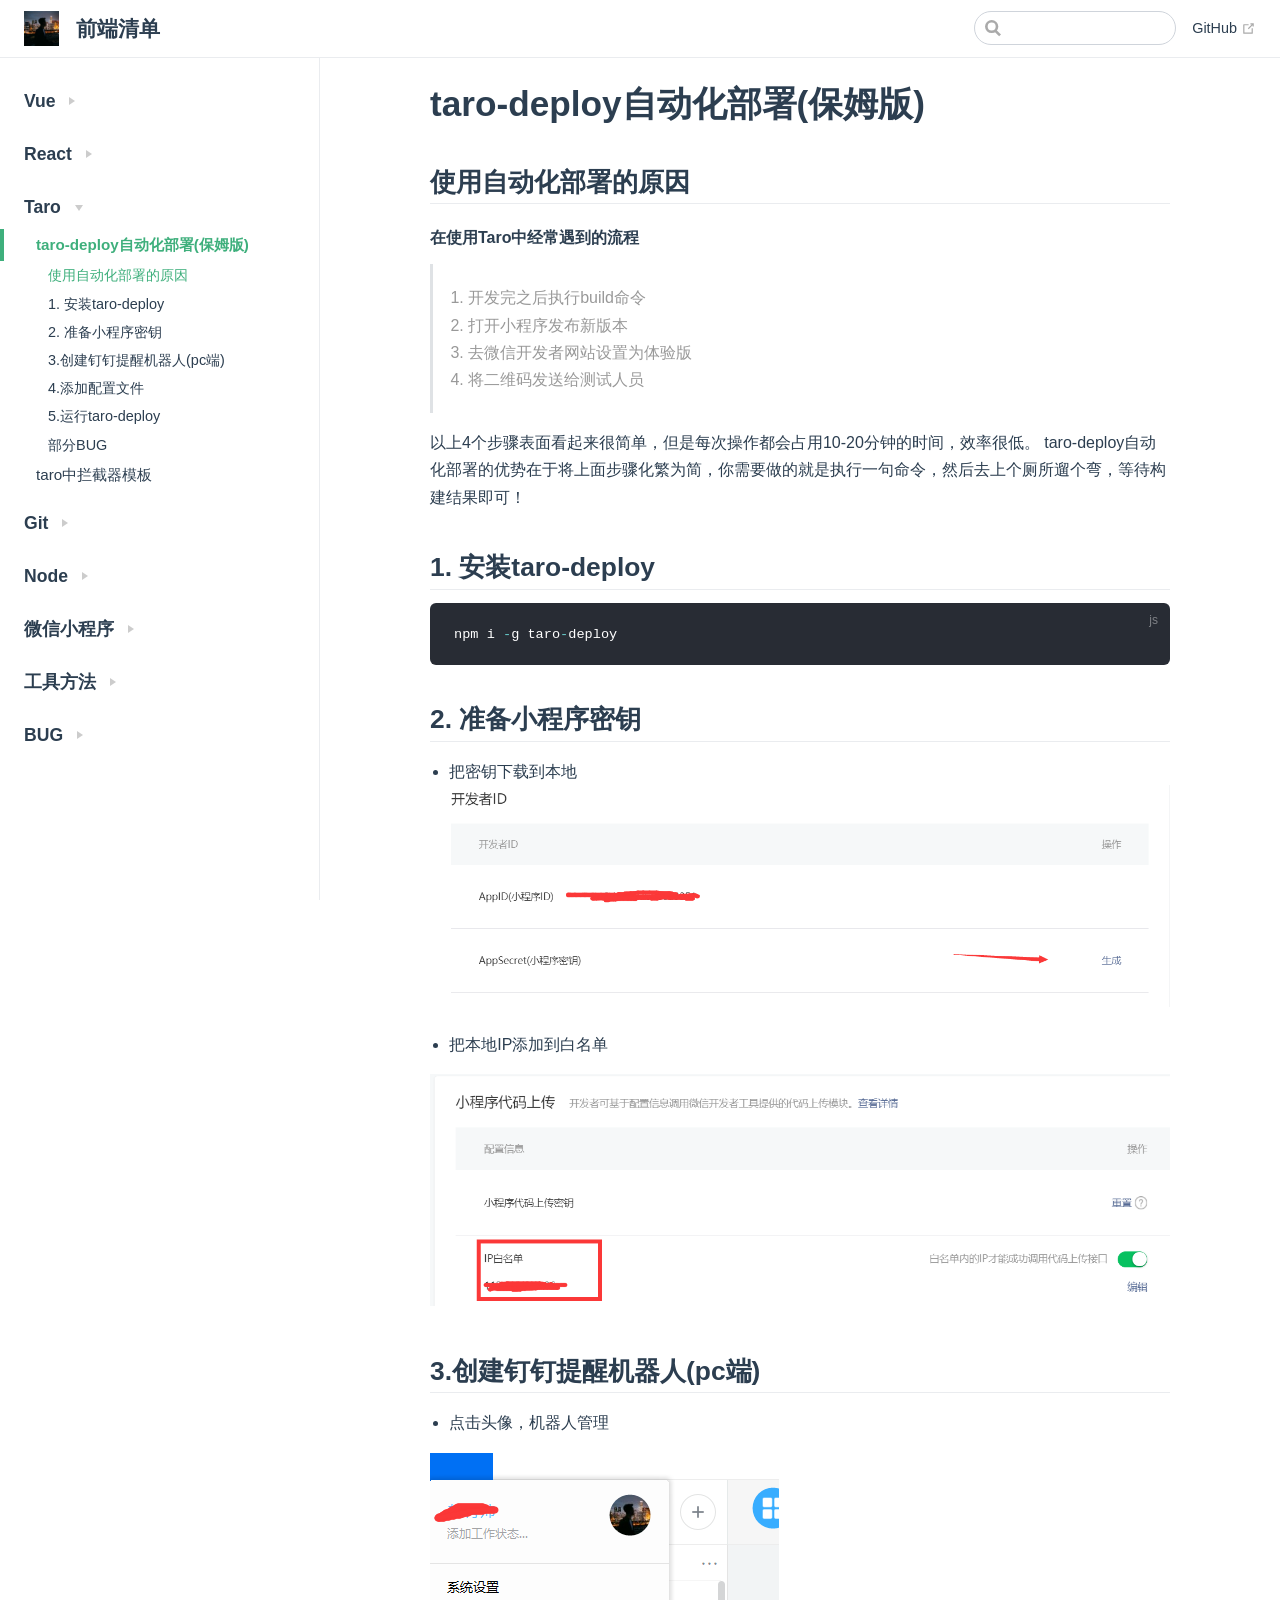
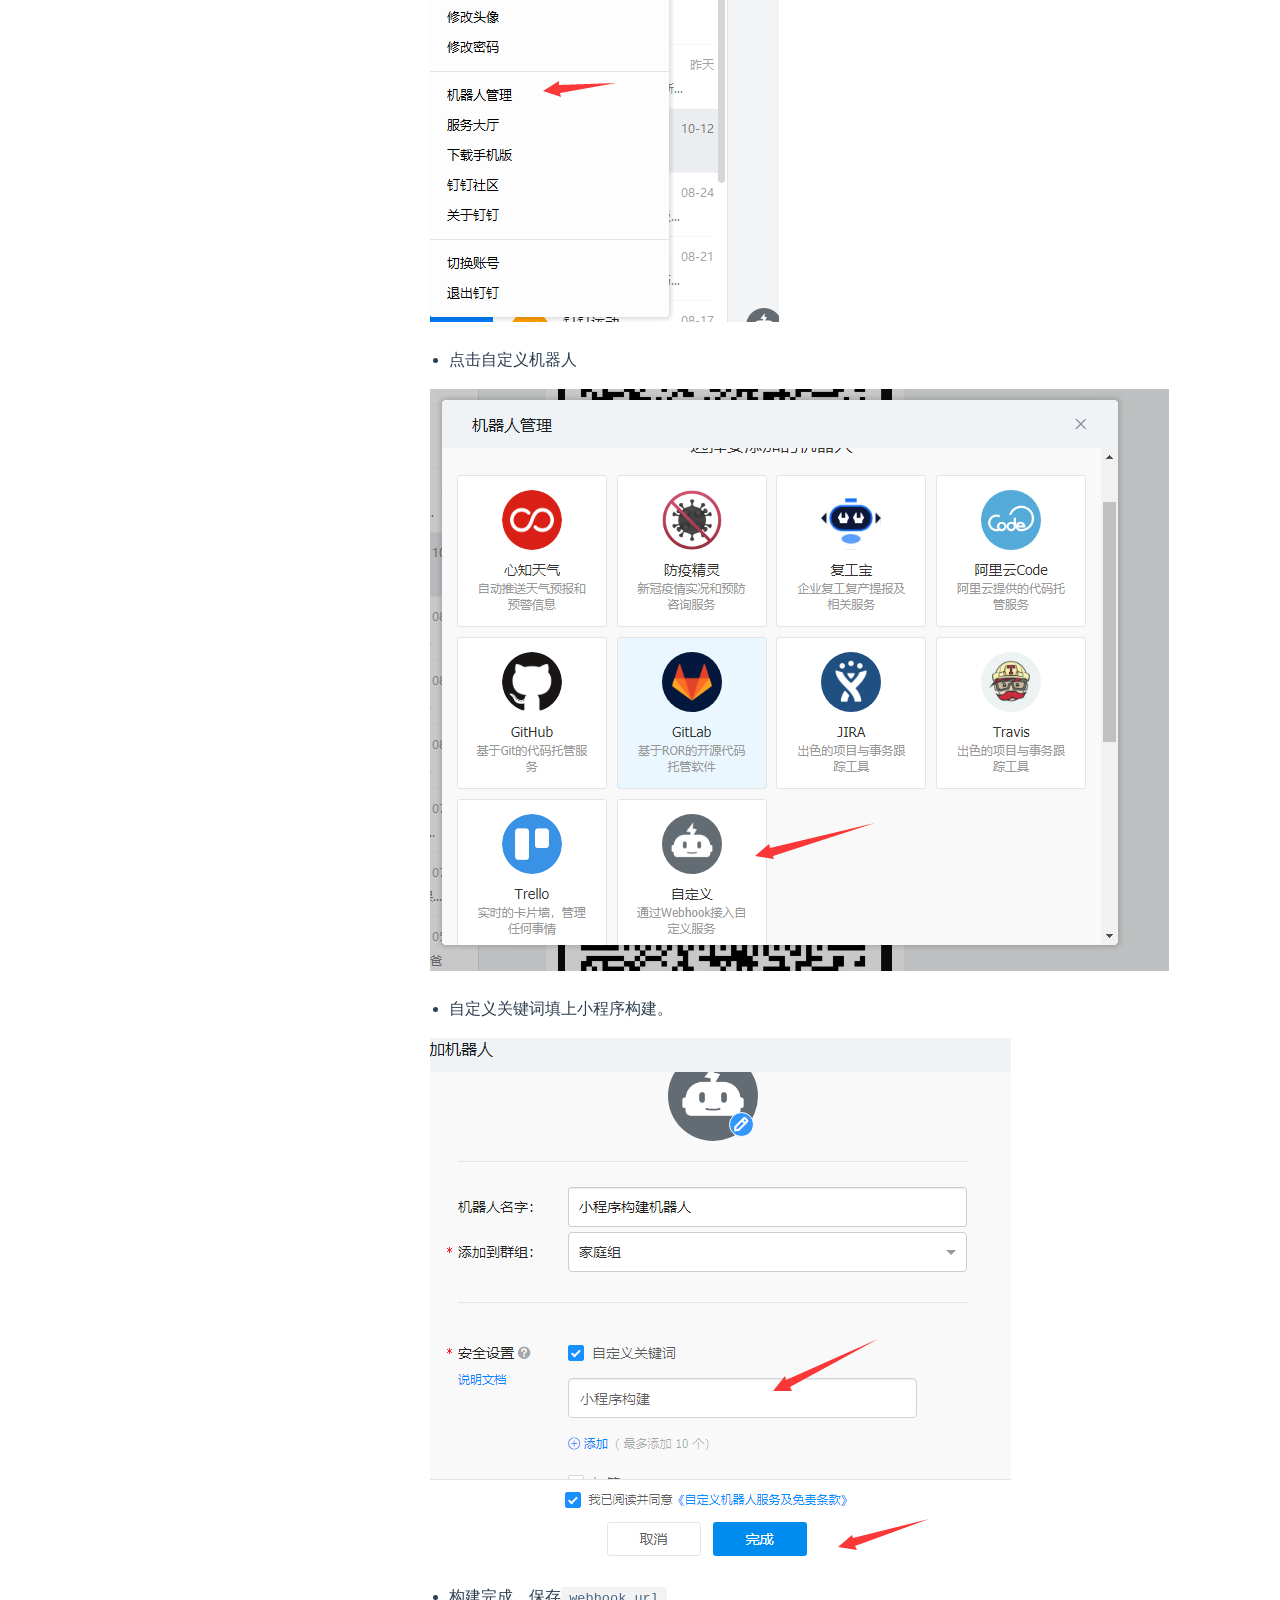
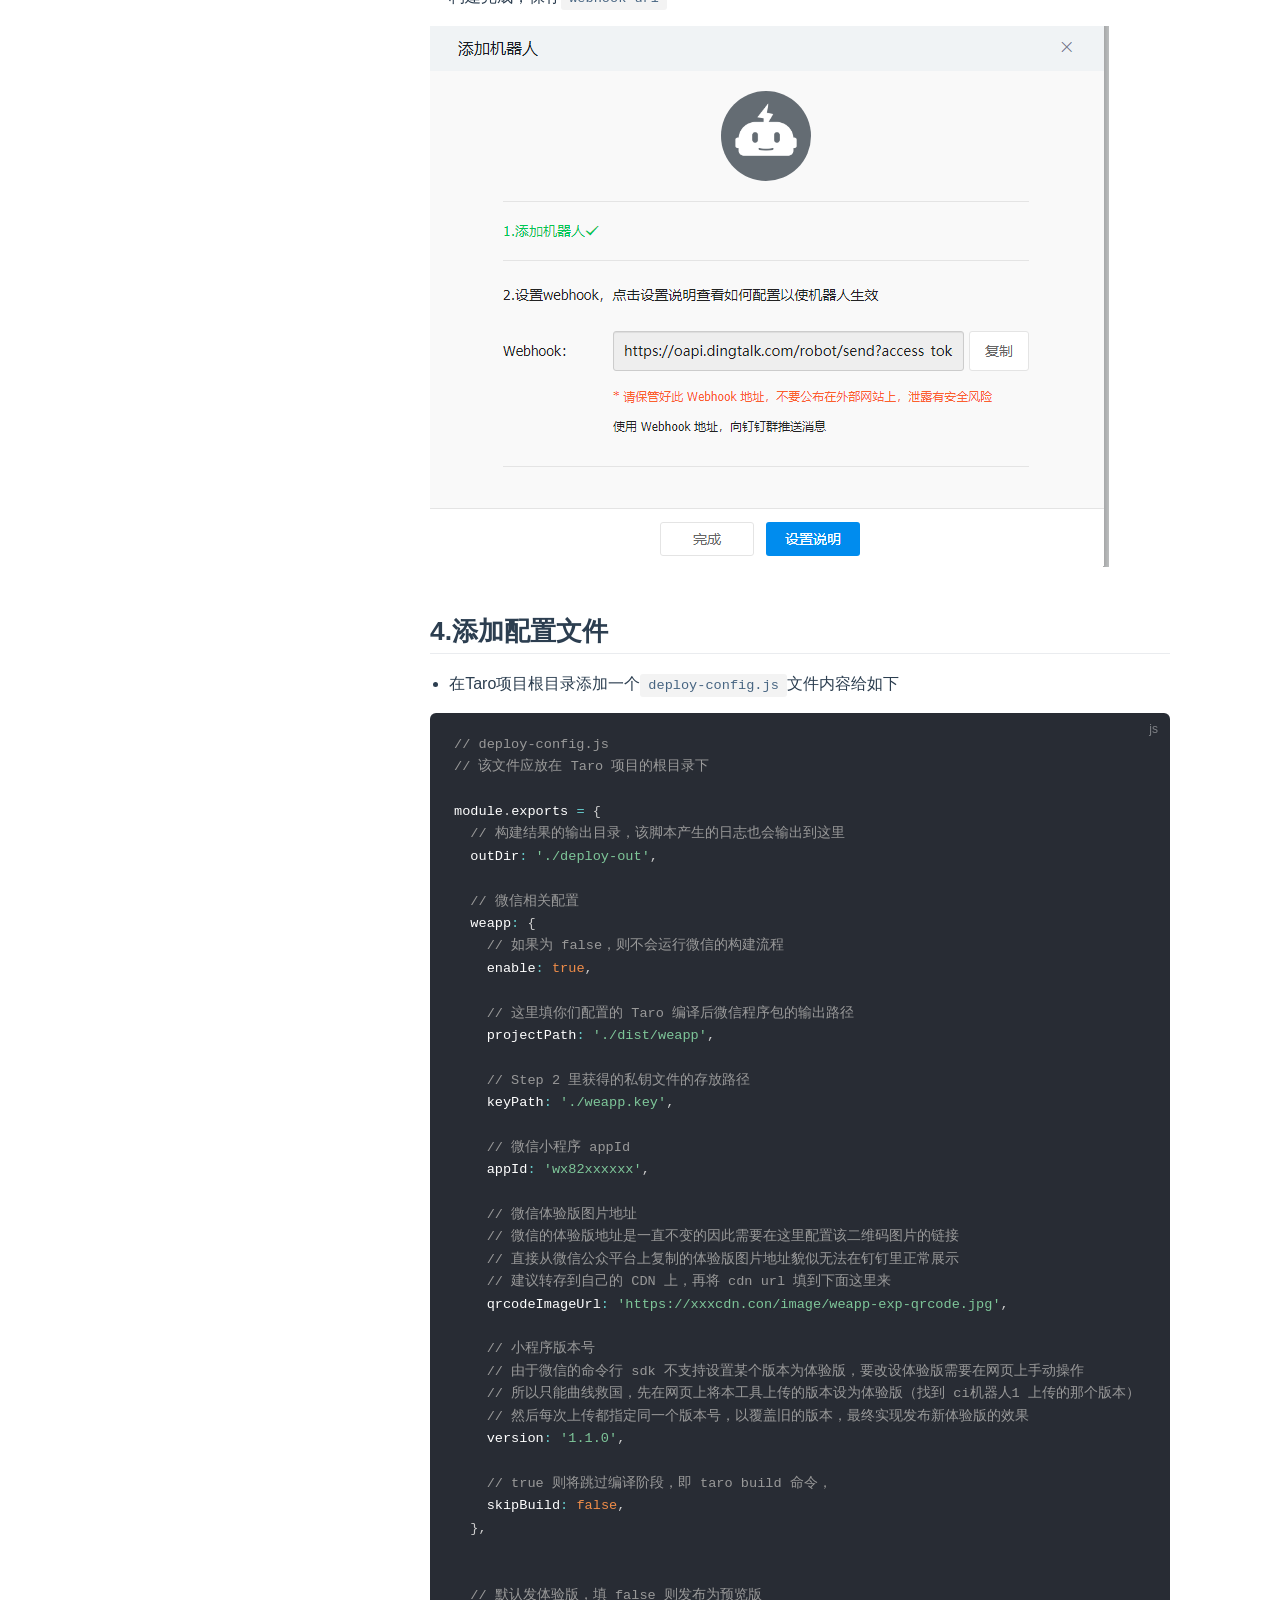
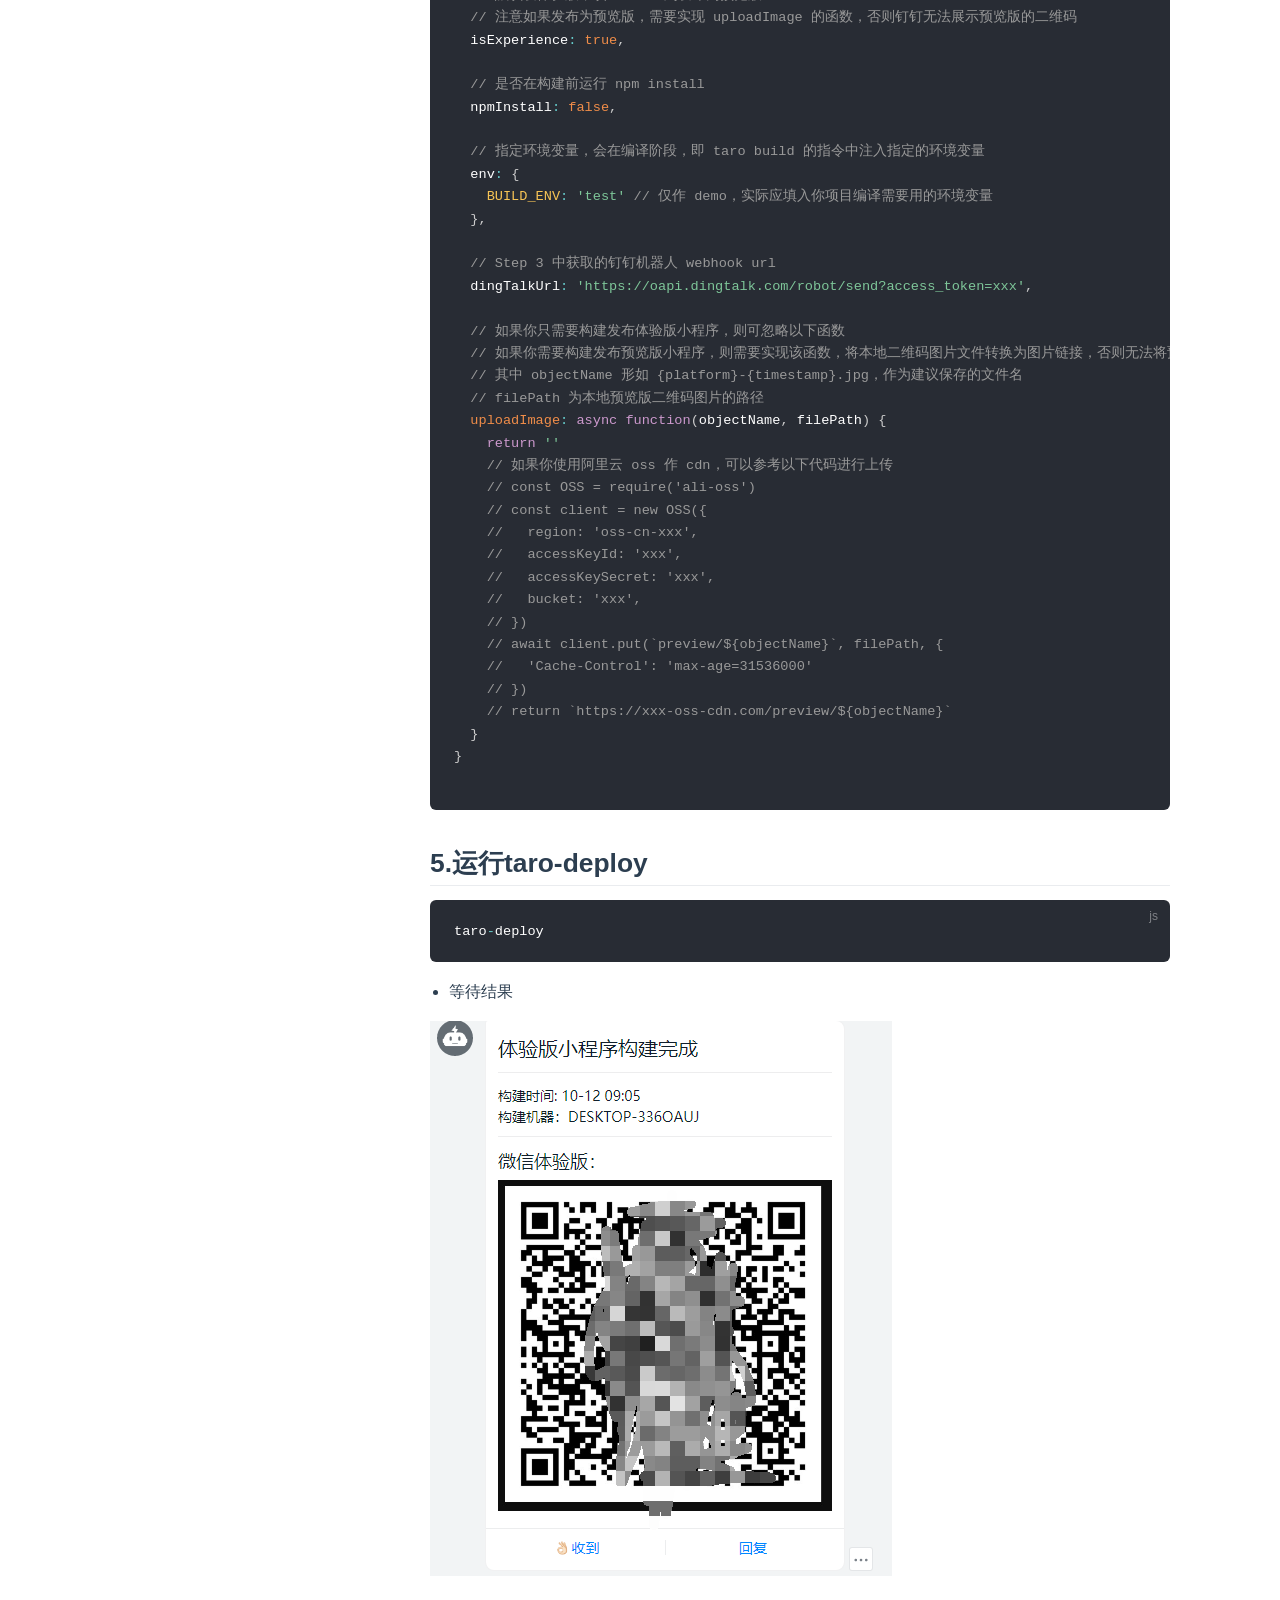
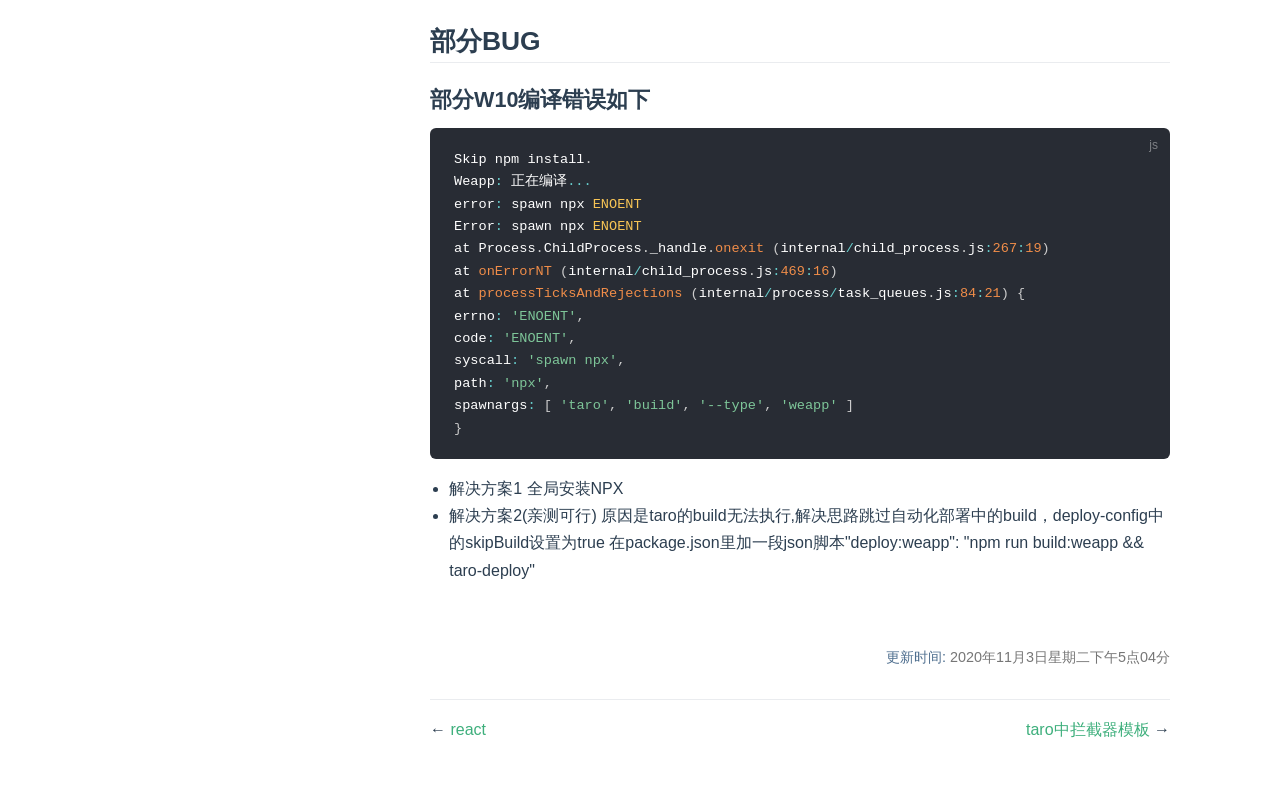
<file: taro/index.html>
<!DOCTYPE html>
<html lang="en-US">
  <head>
    <meta charset="utf-8">
    <meta name="viewport" content="width=device-width,initial-scale=1">
    <title>taro-deploy自动化部署(保姆版) | 前端清单</title>
    <meta name="generator" content="VuePress 1.7.1">
    <link rel="icon" href="/assets/img/favicon.ico">
    <meta name="description" content="前端清单">
    <meta name="author" content="Zsin">
    <meta name="Keywords" content="vuepress 介绍, vuepress 说明, 前端笔记">
    
    <link rel="preload" href="/assets/css/0.styles.1d5f8513.css" as="style"><link rel="preload" href="/assets/js/app.b2014ff2.js" as="script"><link rel="preload" href="/assets/js/2.2fde2cc4.js" as="script"><link rel="preload" href="/assets/js/14.fd7e2f5d.js" as="script"><link rel="preload" href="/assets/js/3.04d0cbfa.js" as="script"><link rel="prefetch" href="/assets/js/10.4bdca609.js"><link rel="prefetch" href="/assets/js/11.72579f8a.js"><link rel="prefetch" href="/assets/js/12.c1ab9b34.js"><link rel="prefetch" href="/assets/js/13.a3b9f4df.js"><link rel="prefetch" href="/assets/js/15.c8021483.js"><link rel="prefetch" href="/assets/js/16.ee00f998.js"><link rel="prefetch" href="/assets/js/17.6b4d4a84.js"><link rel="prefetch" href="/assets/js/18.ec42ef5b.js"><link rel="prefetch" href="/assets/js/19.2046a7f6.js"><link rel="prefetch" href="/assets/js/20.db4aa17d.js"><link rel="prefetch" href="/assets/js/21.75ae02e7.js"><link rel="prefetch" href="/assets/js/4.ec60088e.js"><link rel="prefetch" href="/assets/js/5.daec7fcb.js"><link rel="prefetch" href="/assets/js/6.80358dad.js"><link rel="prefetch" href="/assets/js/7.de1fff53.js"><link rel="prefetch" href="/assets/js/8.de3f400a.js"><link rel="prefetch" href="/assets/js/9.c24ff2cc.js">
    <link rel="stylesheet" href="/assets/css/0.styles.1d5f8513.css">
  </head>
  <body>
    <div id="app" data-server-rendered="true"><div class="theme-container"><header class="navbar"><div class="sidebar-button"><svg xmlns="http://www.w3.org/2000/svg" aria-hidden="true" role="img" viewBox="0 0 448 512" class="icon"><path fill="currentColor" d="M436 124H12c-6.627 0-12-5.373-12-12V80c0-6.627 5.373-12 12-12h424c6.627 0 12 5.373 12 12v32c0 6.627-5.373 12-12 12zm0 160H12c-6.627 0-12-5.373-12-12v-32c0-6.627 5.373-12 12-12h424c6.627 0 12 5.373 12 12v32c0 6.627-5.373 12-12 12zm0 160H12c-6.627 0-12-5.373-12-12v-32c0-6.627 5.373-12 12-12h424c6.627 0 12 5.373 12 12v32c0 6.627-5.373 12-12 12z"></path></svg></div> <a href="/" class="home-link router-link-active"><img src="/assets/img/hero.png" alt="前端清单" class="logo"> <span class="site-name can-hide">前端清单</span></a> <div class="links"><div class="search-box"><input aria-label="Search" autocomplete="off" spellcheck="false" value=""> <!----></div> <nav class="nav-links can-hide"><div class="nav-item"><a href="https://github.com/zhaoyoushuai/docs" target="_blank" rel="noopener noreferrer" class="nav-link external">
  GitHub
  <span><svg xmlns="http://www.w3.org/2000/svg" aria-hidden="true" focusable="false" x="0px" y="0px" viewBox="0 0 100 100" width="15" height="15" class="icon outbound"><path fill="currentColor" d="M18.8,85.1h56l0,0c2.2,0,4-1.8,4-4v-32h-8v28h-48v-48h28v-8h-32l0,0c-2.2,0-4,1.8-4,4v56C14.8,83.3,16.6,85.1,18.8,85.1z"></path> <polygon fill="currentColor" points="45.7,48.7 51.3,54.3 77.2,28.5 77.2,37.2 85.2,37.2 85.2,14.9 62.8,14.9 62.8,22.9 71.5,22.9"></polygon></svg> <span class="sr-only">(opens new window)</span></span></a></div> <!----></nav></div></header> <div class="sidebar-mask"></div> <aside class="sidebar"><nav class="nav-links"><div class="nav-item"><a href="https://github.com/zhaoyoushuai/docs" target="_blank" rel="noopener noreferrer" class="nav-link external">
  GitHub
  <span><svg xmlns="http://www.w3.org/2000/svg" aria-hidden="true" focusable="false" x="0px" y="0px" viewBox="0 0 100 100" width="15" height="15" class="icon outbound"><path fill="currentColor" d="M18.8,85.1h56l0,0c2.2,0,4-1.8,4-4v-32h-8v28h-48v-48h28v-8h-32l0,0c-2.2,0-4,1.8-4,4v56C14.8,83.3,16.6,85.1,18.8,85.1z"></path> <polygon fill="currentColor" points="45.7,48.7 51.3,54.3 77.2,28.5 77.2,37.2 85.2,37.2 85.2,14.9 62.8,14.9 62.8,22.9 71.5,22.9"></polygon></svg> <span class="sr-only">(opens new window)</span></span></a></div> <!----></nav>  <ul class="sidebar-links"><li><section class="sidebar-group collapsable depth-0"><p class="sidebar-heading"><span>Vue</span> <span class="arrow right"></span></p> <!----></section></li><li><section class="sidebar-group collapsable depth-0"><p class="sidebar-heading"><span>React</span> <span class="arrow right"></span></p> <!----></section></li><li><section class="sidebar-group collapsable depth-0"><p class="sidebar-heading open"><span>Taro</span> <span class="arrow down"></span></p> <ul class="sidebar-links sidebar-group-items"><li><a href="/taro/" aria-current="page" class="active sidebar-link">taro-deploy自动化部署(保姆版)</a><ul class="sidebar-sub-headers"><li class="sidebar-sub-header"><a href="/taro/#使用自动化部署的原因" class="sidebar-link">使用自动化部署的原因</a></li><li class="sidebar-sub-header"><a href="/taro/#_1-安装taro-deploy" class="sidebar-link">1. 安装taro-deploy</a></li><li class="sidebar-sub-header"><a href="/taro/#_2-准备小程序密钥" class="sidebar-link">2. 准备小程序密钥</a></li><li class="sidebar-sub-header"><a href="/taro/#_3-创建钉钉提醒机器人-pc端" class="sidebar-link">3.创建钉钉提醒机器人(pc端)</a></li><li class="sidebar-sub-header"><a href="/taro/#_4-添加配置文件" class="sidebar-link">4.添加配置文件</a></li><li class="sidebar-sub-header"><a href="/taro/#_5-运行taro-deploy" class="sidebar-link">5.运行taro-deploy</a></li><li class="sidebar-sub-header"><a href="/taro/#部分bug" class="sidebar-link">部分BUG</a></li></ul></li><li><a href="/taro/common.html" class="sidebar-link">taro中拦截器模板</a></li></ul></section></li><li><section class="sidebar-group collapsable depth-0"><p class="sidebar-heading"><span>Git</span> <span class="arrow right"></span></p> <!----></section></li><li><section class="sidebar-group collapsable depth-0"><p class="sidebar-heading"><span>Node</span> <span class="arrow right"></span></p> <!----></section></li><li><section class="sidebar-group collapsable depth-0"><p class="sidebar-heading"><span>微信小程序</span> <span class="arrow right"></span></p> <!----></section></li><li><section class="sidebar-group collapsable depth-0"><p class="sidebar-heading"><span>工具方法</span> <span class="arrow right"></span></p> <!----></section></li><li><section class="sidebar-group collapsable depth-0"><p class="sidebar-heading"><span>BUG</span> <span class="arrow right"></span></p> <!----></section></li></ul> </aside> <main class="page"> <div class="theme-default-content content__default"><h1 id="taro-deploy自动化部署-保姆版"><a href="#taro-deploy自动化部署-保姆版" class="header-anchor">#</a> taro-deploy自动化部署(保姆版)</h1> <h2 id="使用自动化部署的原因"><a href="#使用自动化部署的原因" class="header-anchor">#</a> 使用自动化部署的原因</h2> <h4 id="在使用taro中经常遇到的流程"><a href="#在使用taro中经常遇到的流程" class="header-anchor">#</a> 在使用Taro中经常遇到的流程</h4> <blockquote><ol><li>开发完之后执行build命令</li> <li>打开小程序发布新版本</li> <li>去微信开发者网站设置为体验版</li> <li>将二维码发送给测试人员</li></ol></blockquote> <p>以上4个步骤表面看起来很简单，但是每次操作都会占用10-20分钟的时间，效率很低。
taro-deploy自动化部署的优势在于将上面步骤化繁为简，你需要做的就是执行一句命令，然后去上个厕所遛个弯，等待构建结果即可！</p> <h2 id="_1-安装taro-deploy"><a href="#_1-安装taro-deploy" class="header-anchor">#</a> 1. 安装taro-deploy</h2> <div class="language-js extra-class"><pre class="language-js"><code>npm i <span class="token operator">-</span>g taro<span class="token operator">-</span>deploy
</code></pre></div><h2 id="_2-准备小程序密钥"><a href="#_2-准备小程序密钥" class="header-anchor">#</a> 2. 准备小程序密钥</h2> <ul><li><p>把密钥下载到本地
<img src="/assets/img/taro/taro1.png" alt="下载到本地密钥"></p></li> <li><p>把本地IP添加到白名单</p></li></ul> <p><img src="/assets/img/taro/taro2.png" alt="添加白名单"></p> <h2 id="_3-创建钉钉提醒机器人-pc端"><a href="#_3-创建钉钉提醒机器人-pc端" class="header-anchor">#</a> 3.创建钉钉提醒机器人(pc端)</h2> <ul><li>点击头像，机器人管理</li></ul> <p><img src="/assets/img/taro/taro3.png" alt="实例"></p> <ul><li>点击自定义机器人</li></ul> <p><img src="/assets/img/taro/taro4.png" alt="实例"></p> <ul><li>自定义关键词填上小程序构建。</li></ul> <p><img src="/assets/img/taro/taro5.png" alt="实例"></p> <ul><li>构建完成，保存<code>webhook url</code></li></ul> <p><img src="/assets/img/taro/taro6.png" alt="实例"></p> <h2 id="_4-添加配置文件"><a href="#_4-添加配置文件" class="header-anchor">#</a> 4.添加配置文件</h2> <ul><li>在Taro项目根目录添加一个<code>deploy-config.js</code>文件内容给如下</li></ul> <div class="language-js extra-class"><pre class="language-js"><code><span class="token comment">// deploy-config.js</span>
<span class="token comment">// 该文件应放在 Taro 项目的根目录下</span>

module<span class="token punctuation">.</span>exports <span class="token operator">=</span> <span class="token punctuation">{</span>
  <span class="token comment">// 构建结果的输出目录，该脚本产生的日志也会输出到这里</span>
  outDir<span class="token operator">:</span> <span class="token string">'./deploy-out'</span><span class="token punctuation">,</span>

  <span class="token comment">// 微信相关配置</span>
  weapp<span class="token operator">:</span> <span class="token punctuation">{</span>
    <span class="token comment">// 如果为 false，则不会运行微信的构建流程</span>
    enable<span class="token operator">:</span> <span class="token boolean">true</span><span class="token punctuation">,</span>

    <span class="token comment">// 这里填你们配置的 Taro 编译后微信程序包的输出路径</span>
    projectPath<span class="token operator">:</span> <span class="token string">'./dist/weapp'</span><span class="token punctuation">,</span>

    <span class="token comment">// Step 2 里获得的私钥文件的存放路径</span>
    keyPath<span class="token operator">:</span> <span class="token string">'./weapp.key'</span><span class="token punctuation">,</span>

    <span class="token comment">// 微信小程序 appId</span>
    appId<span class="token operator">:</span> <span class="token string">'wx82xxxxxx'</span><span class="token punctuation">,</span>

    <span class="token comment">// 微信体验版图片地址</span>
    <span class="token comment">// 微信的体验版地址是一直不变的因此需要在这里配置该二维码图片的链接</span>
    <span class="token comment">// 直接从微信公众平台上复制的体验版图片地址貌似无法在钉钉里正常展示</span>
    <span class="token comment">// 建议转存到自己的 CDN 上，再将 cdn url 填到下面这里来</span>
    qrcodeImageUrl<span class="token operator">:</span> <span class="token string">'https://xxxcdn.con/image/weapp-exp-qrcode.jpg'</span><span class="token punctuation">,</span>

    <span class="token comment">// 小程序版本号</span>
    <span class="token comment">// 由于微信的命令行 sdk 不支持设置某个版本为体验版，要改设体验版需要在网页上手动操作</span>
    <span class="token comment">// 所以只能曲线救国，先在网页上将本工具上传的版本设为体验版（找到 ci机器人1 上传的那个版本）</span>
    <span class="token comment">// 然后每次上传都指定同一个版本号，以覆盖旧的版本，最终实现发布新体验版的效果</span>
    version<span class="token operator">:</span> <span class="token string">'1.1.0'</span><span class="token punctuation">,</span>

    <span class="token comment">// true 则将跳过编译阶段，即 taro build 命令，</span>
    skipBuild<span class="token operator">:</span> <span class="token boolean">false</span><span class="token punctuation">,</span>
  <span class="token punctuation">}</span><span class="token punctuation">,</span>


  <span class="token comment">// 默认发体验版，填 false 则发布为预览版</span>
  <span class="token comment">// 注意如果发布为预览版，需要实现 uploadImage 的函数，否则钉钉无法展示预览版的二维码</span>
  isExperience<span class="token operator">:</span> <span class="token boolean">true</span><span class="token punctuation">,</span>

  <span class="token comment">// 是否在构建前运行 npm install</span>
  npmInstall<span class="token operator">:</span> <span class="token boolean">false</span><span class="token punctuation">,</span>

  <span class="token comment">// 指定环境变量，会在编译阶段，即 taro build 的指令中注入指定的环境变量</span>
  env<span class="token operator">:</span> <span class="token punctuation">{</span>
    <span class="token constant">BUILD_ENV</span><span class="token operator">:</span> <span class="token string">'test'</span> <span class="token comment">// 仅作 demo，实际应填入你项目编译需要用的环境变量</span>
  <span class="token punctuation">}</span><span class="token punctuation">,</span>

  <span class="token comment">// Step 3 中获取的钉钉机器人 webhook url</span>
  dingTalkUrl<span class="token operator">:</span> <span class="token string">'https://oapi.dingtalk.com/robot/send?access_token=xxx'</span><span class="token punctuation">,</span>

  <span class="token comment">// 如果你只需要构建发布体验版小程序，则可忽略以下函数</span>
  <span class="token comment">// 如果你需要构建发布预览版小程序，则需要实现该函数，将本地二维码图片文件转换为图片链接，否则无法将预览版二维码推送到钉钉群里</span>
  <span class="token comment">// 其中 objectName 形如 {platform}-{timestamp}.jpg，作为建议保存的文件名</span>
  <span class="token comment">// filePath 为本地预览版二维码图片的路径</span>
  <span class="token function-variable function">uploadImage</span><span class="token operator">:</span> <span class="token keyword">async</span> <span class="token keyword">function</span><span class="token punctuation">(</span><span class="token parameter">objectName<span class="token punctuation">,</span> filePath</span><span class="token punctuation">)</span> <span class="token punctuation">{</span>
    <span class="token keyword">return</span> <span class="token string">''</span>
    <span class="token comment">// 如果你使用阿里云 oss 作 cdn，可以参考以下代码进行上传</span>
    <span class="token comment">// const OSS = require('ali-oss')</span>
    <span class="token comment">// const client = new OSS({</span>
    <span class="token comment">//   region: 'oss-cn-xxx',</span>
    <span class="token comment">//   accessKeyId: 'xxx',</span>
    <span class="token comment">//   accessKeySecret: 'xxx',</span>
    <span class="token comment">//   bucket: 'xxx',</span>
    <span class="token comment">// })</span>
    <span class="token comment">// await client.put(`preview/${objectName}`, filePath, {</span>
    <span class="token comment">//   'Cache-Control': 'max-age=31536000'</span>
    <span class="token comment">// })</span>
    <span class="token comment">// return `https://xxx-oss-cdn.com/preview/${objectName}`</span>
  <span class="token punctuation">}</span>
<span class="token punctuation">}</span>

</code></pre></div><h2 id="_5-运行taro-deploy"><a href="#_5-运行taro-deploy" class="header-anchor">#</a> 5.运行taro-deploy</h2> <div class="language-js extra-class"><pre class="language-js"><code>taro<span class="token operator">-</span>deploy
</code></pre></div><ul><li>等待结果</li></ul> <p><img src="/assets/img/taro/taro7.png" alt="实例"></p> <h2 id="部分bug"><a href="#部分bug" class="header-anchor">#</a> 部分BUG</h2> <h3 id="部分w10编译错误如下"><a href="#部分w10编译错误如下" class="header-anchor">#</a> 部分W10编译错误如下</h3> <div class="language-js extra-class"><pre class="language-js"><code>Skip npm install<span class="token punctuation">.</span>
Weapp<span class="token operator">:</span> 正在编译<span class="token operator">...</span>
error<span class="token operator">:</span> spawn npx <span class="token constant">ENOENT</span>
Error<span class="token operator">:</span> spawn npx <span class="token constant">ENOENT</span>
at Process<span class="token punctuation">.</span>ChildProcess<span class="token punctuation">.</span>_handle<span class="token punctuation">.</span><span class="token function">onexit</span> <span class="token punctuation">(</span>internal<span class="token operator">/</span>child_process<span class="token punctuation">.</span>js<span class="token operator">:</span><span class="token number">267</span><span class="token operator">:</span><span class="token number">19</span><span class="token punctuation">)</span>
at <span class="token function">onErrorNT</span> <span class="token punctuation">(</span>internal<span class="token operator">/</span>child_process<span class="token punctuation">.</span>js<span class="token operator">:</span><span class="token number">469</span><span class="token operator">:</span><span class="token number">16</span><span class="token punctuation">)</span>
at <span class="token function">processTicksAndRejections</span> <span class="token punctuation">(</span><span class="token parameter">internal<span class="token operator">/</span>process<span class="token operator">/</span>task_queues<span class="token punctuation">.</span>js<span class="token operator">:</span><span class="token number">84</span><span class="token operator">:</span><span class="token number">21</span></span><span class="token punctuation">)</span> <span class="token punctuation">{</span>
errno<span class="token operator">:</span> <span class="token string">'ENOENT'</span><span class="token punctuation">,</span>
code<span class="token operator">:</span> <span class="token string">'ENOENT'</span><span class="token punctuation">,</span>
syscall<span class="token operator">:</span> <span class="token string">'spawn npx'</span><span class="token punctuation">,</span>
path<span class="token operator">:</span> <span class="token string">'npx'</span><span class="token punctuation">,</span>
spawnargs<span class="token operator">:</span> <span class="token punctuation">[</span> <span class="token string">'taro'</span><span class="token punctuation">,</span> <span class="token string">'build'</span><span class="token punctuation">,</span> <span class="token string">'--type'</span><span class="token punctuation">,</span> <span class="token string">'weapp'</span> <span class="token punctuation">]</span>
<span class="token punctuation">}</span>
</code></pre></div><ul><li>解决方案1 全局安装NPX</li> <li>解决方案2(亲测可行)  原因是taro的build无法执行,解决思路跳过自动化部署中的build，deploy-config中的skipBuild设置为true  在package.json里加一段json脚本&quot;deploy:weapp&quot;: &quot;npm run build:weapp &amp;&amp; taro-deploy&quot;</li></ul></div> <footer class="page-edit"><!----> <div class="last-updated"><span class="prefix">更新时间:</span> <span class="time">2020年11月3日星期二下午5点04分</span></div></footer> <div class="page-nav"><p class="inner"><span class="prev">
      ←
      <a href="/react/" class="prev">
        react
      </a></span> <span class="next"><a href="/taro/common.html">
        taro中拦截器模板
      </a>
      →
    </span></p></div> </main></div><div class="global-ui"><!----></div></div>
    <script src="/assets/js/app.b2014ff2.js" defer></script><script src="/assets/js/2.2fde2cc4.js" defer></script><script src="/assets/js/14.fd7e2f5d.js" defer></script><script src="/assets/js/3.04d0cbfa.js" defer></script>
  </body>
</html>
</file>
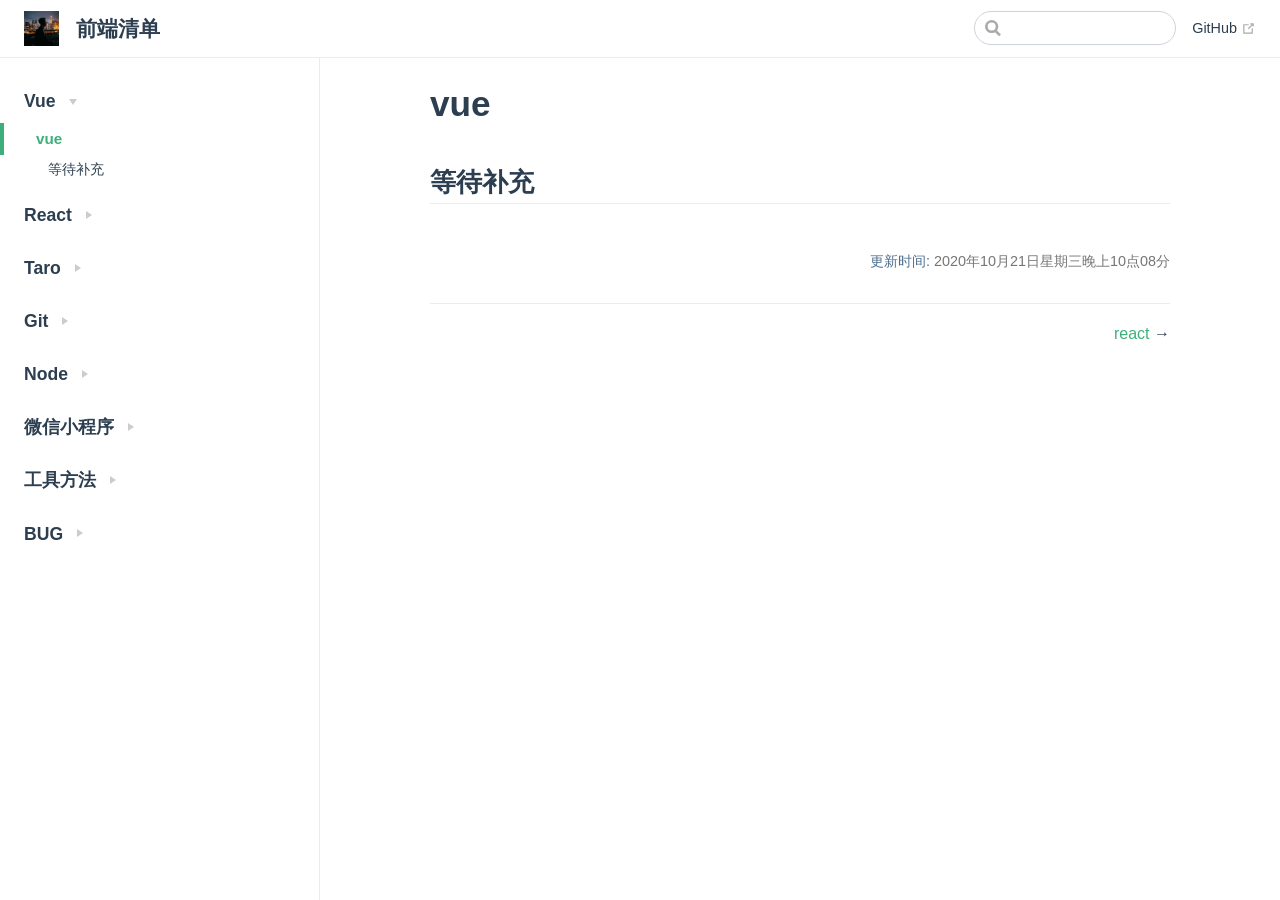
<file: vue/index.html>
<!DOCTYPE html>
<html lang="en-US">
  <head>
    <meta charset="utf-8">
    <meta name="viewport" content="width=device-width,initial-scale=1">
    <title>vue | 前端清单</title>
    <meta name="generator" content="VuePress 1.7.1">
    <link rel="icon" href="/assets/img/favicon.ico">
    <meta name="description" content="前端清单">
    <meta name="author" content="Zsin">
    <meta name="Keywords" content="vuepress 介绍, vuepress 说明, 前端笔记">
    
    <link rel="preload" href="/assets/css/0.styles.1d5f8513.css" as="style"><link rel="preload" href="/assets/js/app.b2014ff2.js" as="script"><link rel="preload" href="/assets/js/2.2fde2cc4.js" as="script"><link rel="preload" href="/assets/js/18.ec42ef5b.js" as="script"><link rel="preload" href="/assets/js/3.04d0cbfa.js" as="script"><link rel="prefetch" href="/assets/js/10.4bdca609.js"><link rel="prefetch" href="/assets/js/11.72579f8a.js"><link rel="prefetch" href="/assets/js/12.c1ab9b34.js"><link rel="prefetch" href="/assets/js/13.a3b9f4df.js"><link rel="prefetch" href="/assets/js/14.fd7e2f5d.js"><link rel="prefetch" href="/assets/js/15.c8021483.js"><link rel="prefetch" href="/assets/js/16.ee00f998.js"><link rel="prefetch" href="/assets/js/17.6b4d4a84.js"><link rel="prefetch" href="/assets/js/19.2046a7f6.js"><link rel="prefetch" href="/assets/js/20.db4aa17d.js"><link rel="prefetch" href="/assets/js/21.75ae02e7.js"><link rel="prefetch" href="/assets/js/4.ec60088e.js"><link rel="prefetch" href="/assets/js/5.daec7fcb.js"><link rel="prefetch" href="/assets/js/6.80358dad.js"><link rel="prefetch" href="/assets/js/7.de1fff53.js"><link rel="prefetch" href="/assets/js/8.de3f400a.js"><link rel="prefetch" href="/assets/js/9.c24ff2cc.js">
    <link rel="stylesheet" href="/assets/css/0.styles.1d5f8513.css">
  </head>
  <body>
    <div id="app" data-server-rendered="true"><div class="theme-container"><header class="navbar"><div class="sidebar-button"><svg xmlns="http://www.w3.org/2000/svg" aria-hidden="true" role="img" viewBox="0 0 448 512" class="icon"><path fill="currentColor" d="M436 124H12c-6.627 0-12-5.373-12-12V80c0-6.627 5.373-12 12-12h424c6.627 0 12 5.373 12 12v32c0 6.627-5.373 12-12 12zm0 160H12c-6.627 0-12-5.373-12-12v-32c0-6.627 5.373-12 12-12h424c6.627 0 12 5.373 12 12v32c0 6.627-5.373 12-12 12zm0 160H12c-6.627 0-12-5.373-12-12v-32c0-6.627 5.373-12 12-12h424c6.627 0 12 5.373 12 12v32c0 6.627-5.373 12-12 12z"></path></svg></div> <a href="/" class="home-link router-link-active"><img src="/assets/img/hero.png" alt="前端清单" class="logo"> <span class="site-name can-hide">前端清单</span></a> <div class="links"><div class="search-box"><input aria-label="Search" autocomplete="off" spellcheck="false" value=""> <!----></div> <nav class="nav-links can-hide"><div class="nav-item"><a href="https://github.com/zhaoyoushuai/docs" target="_blank" rel="noopener noreferrer" class="nav-link external">
  GitHub
  <span><svg xmlns="http://www.w3.org/2000/svg" aria-hidden="true" focusable="false" x="0px" y="0px" viewBox="0 0 100 100" width="15" height="15" class="icon outbound"><path fill="currentColor" d="M18.8,85.1h56l0,0c2.2,0,4-1.8,4-4v-32h-8v28h-48v-48h28v-8h-32l0,0c-2.2,0-4,1.8-4,4v56C14.8,83.3,16.6,85.1,18.8,85.1z"></path> <polygon fill="currentColor" points="45.7,48.7 51.3,54.3 77.2,28.5 77.2,37.2 85.2,37.2 85.2,14.9 62.8,14.9 62.8,22.9 71.5,22.9"></polygon></svg> <span class="sr-only">(opens new window)</span></span></a></div> <!----></nav></div></header> <div class="sidebar-mask"></div> <aside class="sidebar"><nav class="nav-links"><div class="nav-item"><a href="https://github.com/zhaoyoushuai/docs" target="_blank" rel="noopener noreferrer" class="nav-link external">
  GitHub
  <span><svg xmlns="http://www.w3.org/2000/svg" aria-hidden="true" focusable="false" x="0px" y="0px" viewBox="0 0 100 100" width="15" height="15" class="icon outbound"><path fill="currentColor" d="M18.8,85.1h56l0,0c2.2,0,4-1.8,4-4v-32h-8v28h-48v-48h28v-8h-32l0,0c-2.2,0-4,1.8-4,4v56C14.8,83.3,16.6,85.1,18.8,85.1z"></path> <polygon fill="currentColor" points="45.7,48.7 51.3,54.3 77.2,28.5 77.2,37.2 85.2,37.2 85.2,14.9 62.8,14.9 62.8,22.9 71.5,22.9"></polygon></svg> <span class="sr-only">(opens new window)</span></span></a></div> <!----></nav>  <ul class="sidebar-links"><li><section class="sidebar-group collapsable depth-0"><p class="sidebar-heading open"><span>Vue</span> <span class="arrow down"></span></p> <ul class="sidebar-links sidebar-group-items"><li><a href="/vue/" aria-current="page" class="active sidebar-link">vue</a><ul class="sidebar-sub-headers"><li class="sidebar-sub-header"><a href="/vue/#等待补充" class="sidebar-link">等待补充</a></li></ul></li></ul></section></li><li><section class="sidebar-group collapsable depth-0"><p class="sidebar-heading"><span>React</span> <span class="arrow right"></span></p> <!----></section></li><li><section class="sidebar-group collapsable depth-0"><p class="sidebar-heading"><span>Taro</span> <span class="arrow right"></span></p> <!----></section></li><li><section class="sidebar-group collapsable depth-0"><p class="sidebar-heading"><span>Git</span> <span class="arrow right"></span></p> <!----></section></li><li><section class="sidebar-group collapsable depth-0"><p class="sidebar-heading"><span>Node</span> <span class="arrow right"></span></p> <!----></section></li><li><section class="sidebar-group collapsable depth-0"><p class="sidebar-heading"><span>微信小程序</span> <span class="arrow right"></span></p> <!----></section></li><li><section class="sidebar-group collapsable depth-0"><p class="sidebar-heading"><span>工具方法</span> <span class="arrow right"></span></p> <!----></section></li><li><section class="sidebar-group collapsable depth-0"><p class="sidebar-heading"><span>BUG</span> <span class="arrow right"></span></p> <!----></section></li></ul> </aside> <main class="page"> <div class="theme-default-content content__default"><h1 id="vue"><a href="#vue" class="header-anchor">#</a> vue</h1> <h2 id="等待补充"><a href="#等待补充" class="header-anchor">#</a> 等待补充</h2></div> <footer class="page-edit"><!----> <div class="last-updated"><span class="prefix">更新时间:</span> <span class="time">2020年10月21日星期三晚上10点08分</span></div></footer> <div class="page-nav"><p class="inner"><!----> <span class="next"><a href="/react/">
        react
      </a>
      →
    </span></p></div> </main></div><div class="global-ui"><!----></div></div>
    <script src="/assets/js/app.b2014ff2.js" defer></script><script src="/assets/js/2.2fde2cc4.js" defer></script><script src="/assets/js/18.ec42ef5b.js" defer></script><script src="/assets/js/3.04d0cbfa.js" defer></script>
  </body>
</html>
</file>
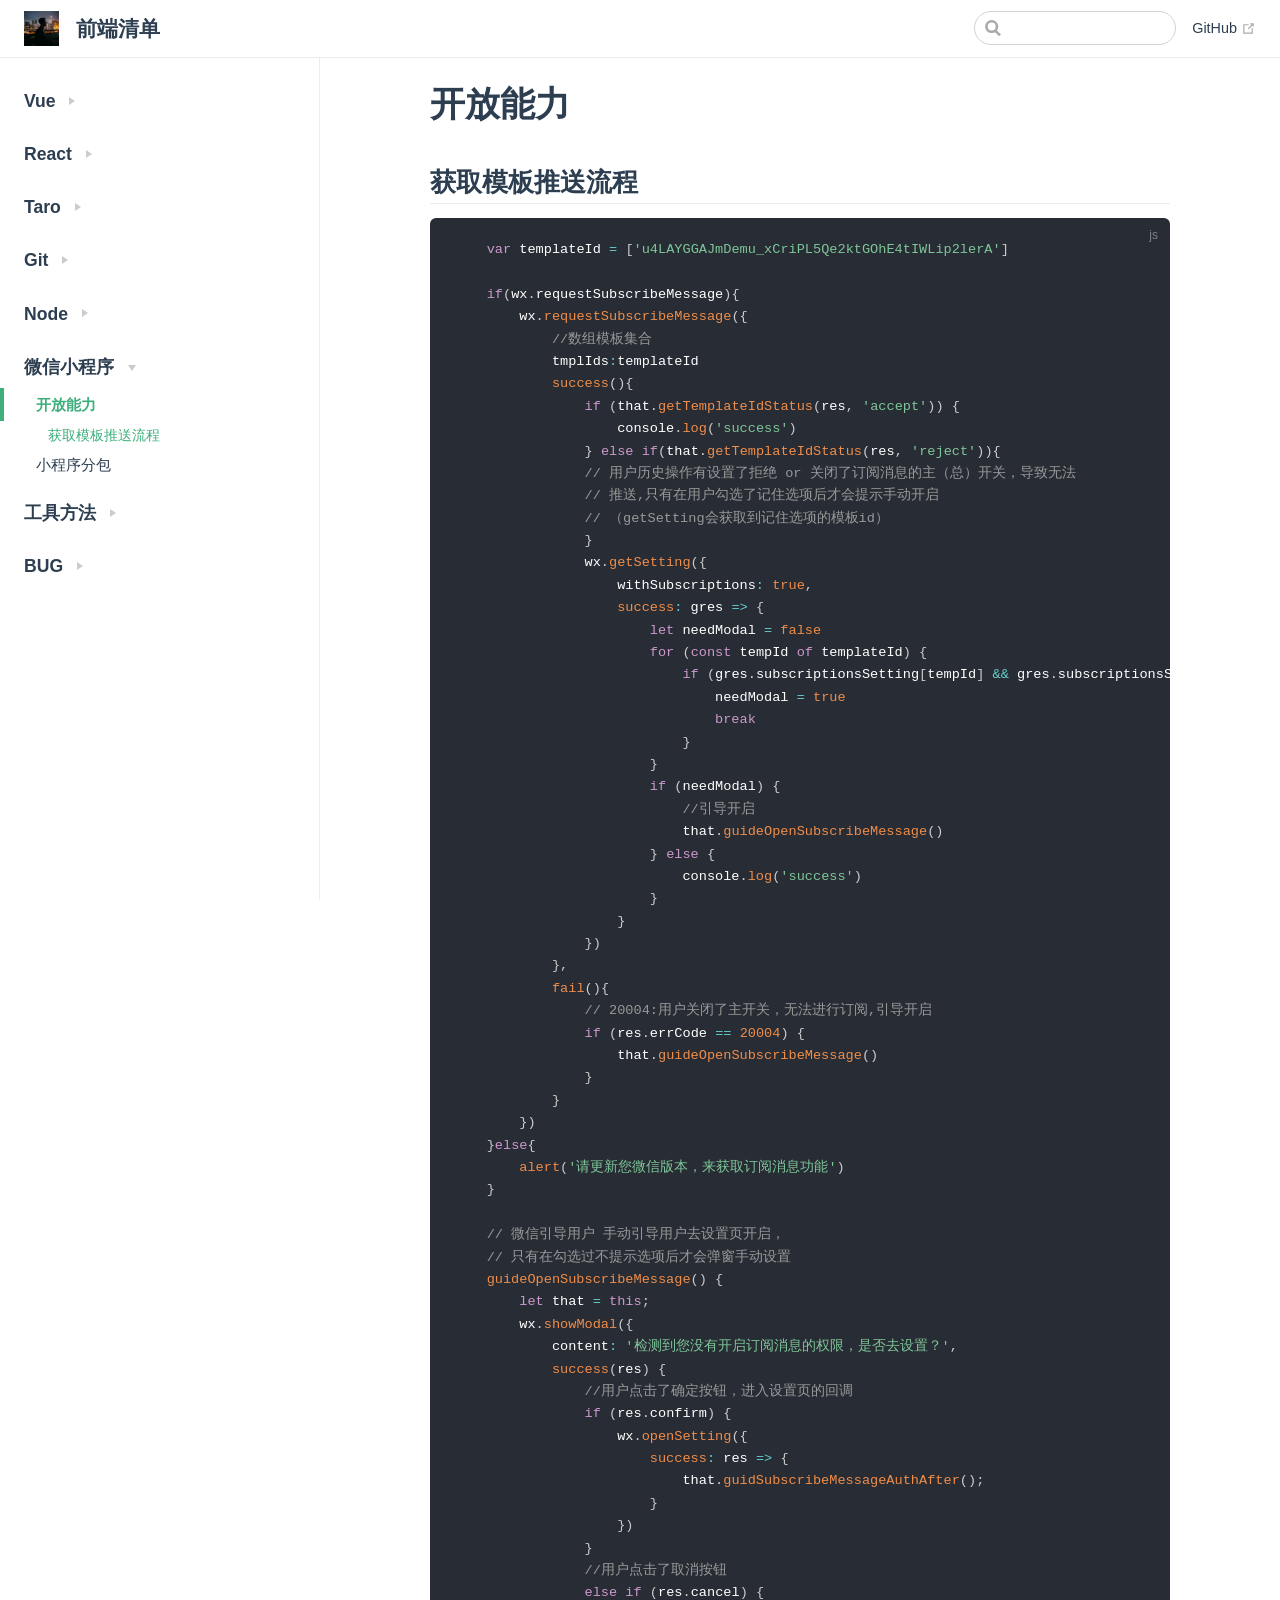
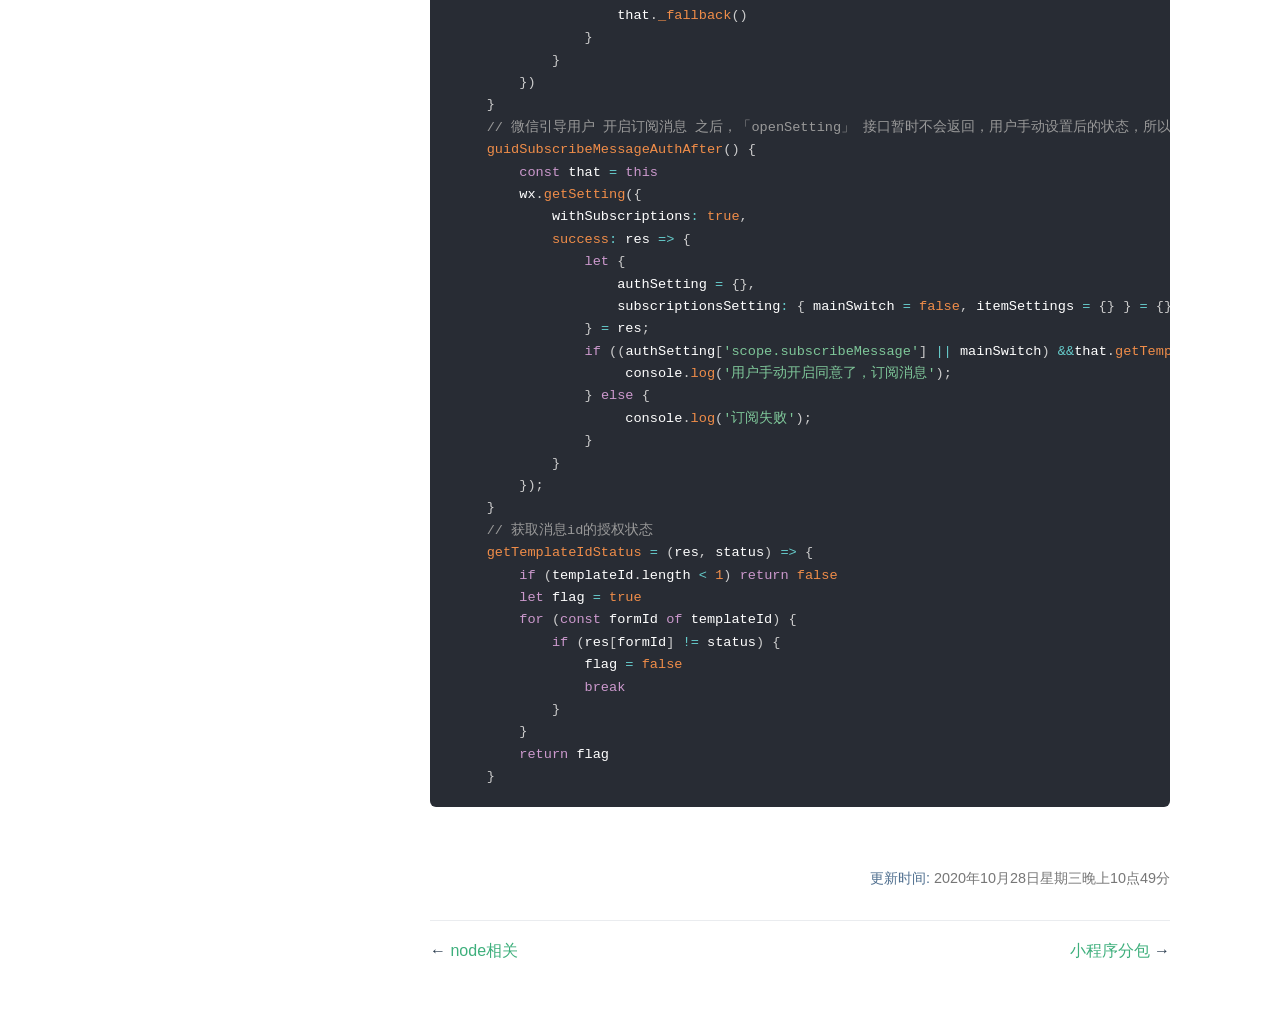
<file: wx/index.html>
<!DOCTYPE html>
<html lang="en-US">
  <head>
    <meta charset="utf-8">
    <meta name="viewport" content="width=device-width,initial-scale=1">
    <title>开放能力 | 前端清单</title>
    <meta name="generator" content="VuePress 1.7.1">
    <link rel="icon" href="/assets/img/favicon.ico">
    <meta name="description" content="前端清单">
    <meta name="author" content="Zsin">
    <meta name="Keywords" content="vuepress 介绍, vuepress 说明, 前端笔记">
    
    <link rel="preload" href="/assets/css/0.styles.1d5f8513.css" as="style"><link rel="preload" href="/assets/js/app.b2014ff2.js" as="script"><link rel="preload" href="/assets/js/2.2fde2cc4.js" as="script"><link rel="preload" href="/assets/js/19.2046a7f6.js" as="script"><link rel="preload" href="/assets/js/3.04d0cbfa.js" as="script"><link rel="prefetch" href="/assets/js/10.4bdca609.js"><link rel="prefetch" href="/assets/js/11.72579f8a.js"><link rel="prefetch" href="/assets/js/12.c1ab9b34.js"><link rel="prefetch" href="/assets/js/13.a3b9f4df.js"><link rel="prefetch" href="/assets/js/14.fd7e2f5d.js"><link rel="prefetch" href="/assets/js/15.c8021483.js"><link rel="prefetch" href="/assets/js/16.ee00f998.js"><link rel="prefetch" href="/assets/js/17.6b4d4a84.js"><link rel="prefetch" href="/assets/js/18.ec42ef5b.js"><link rel="prefetch" href="/assets/js/20.db4aa17d.js"><link rel="prefetch" href="/assets/js/21.75ae02e7.js"><link rel="prefetch" href="/assets/js/4.ec60088e.js"><link rel="prefetch" href="/assets/js/5.daec7fcb.js"><link rel="prefetch" href="/assets/js/6.80358dad.js"><link rel="prefetch" href="/assets/js/7.de1fff53.js"><link rel="prefetch" href="/assets/js/8.de3f400a.js"><link rel="prefetch" href="/assets/js/9.c24ff2cc.js">
    <link rel="stylesheet" href="/assets/css/0.styles.1d5f8513.css">
  </head>
  <body>
    <div id="app" data-server-rendered="true"><div class="theme-container"><header class="navbar"><div class="sidebar-button"><svg xmlns="http://www.w3.org/2000/svg" aria-hidden="true" role="img" viewBox="0 0 448 512" class="icon"><path fill="currentColor" d="M436 124H12c-6.627 0-12-5.373-12-12V80c0-6.627 5.373-12 12-12h424c6.627 0 12 5.373 12 12v32c0 6.627-5.373 12-12 12zm0 160H12c-6.627 0-12-5.373-12-12v-32c0-6.627 5.373-12 12-12h424c6.627 0 12 5.373 12 12v32c0 6.627-5.373 12-12 12zm0 160H12c-6.627 0-12-5.373-12-12v-32c0-6.627 5.373-12 12-12h424c6.627 0 12 5.373 12 12v32c0 6.627-5.373 12-12 12z"></path></svg></div> <a href="/" class="home-link router-link-active"><img src="/assets/img/hero.png" alt="前端清单" class="logo"> <span class="site-name can-hide">前端清单</span></a> <div class="links"><div class="search-box"><input aria-label="Search" autocomplete="off" spellcheck="false" value=""> <!----></div> <nav class="nav-links can-hide"><div class="nav-item"><a href="https://github.com/zhaoyoushuai/docs" target="_blank" rel="noopener noreferrer" class="nav-link external">
  GitHub
  <span><svg xmlns="http://www.w3.org/2000/svg" aria-hidden="true" focusable="false" x="0px" y="0px" viewBox="0 0 100 100" width="15" height="15" class="icon outbound"><path fill="currentColor" d="M18.8,85.1h56l0,0c2.2,0,4-1.8,4-4v-32h-8v28h-48v-48h28v-8h-32l0,0c-2.2,0-4,1.8-4,4v56C14.8,83.3,16.6,85.1,18.8,85.1z"></path> <polygon fill="currentColor" points="45.7,48.7 51.3,54.3 77.2,28.5 77.2,37.2 85.2,37.2 85.2,14.9 62.8,14.9 62.8,22.9 71.5,22.9"></polygon></svg> <span class="sr-only">(opens new window)</span></span></a></div> <!----></nav></div></header> <div class="sidebar-mask"></div> <aside class="sidebar"><nav class="nav-links"><div class="nav-item"><a href="https://github.com/zhaoyoushuai/docs" target="_blank" rel="noopener noreferrer" class="nav-link external">
  GitHub
  <span><svg xmlns="http://www.w3.org/2000/svg" aria-hidden="true" focusable="false" x="0px" y="0px" viewBox="0 0 100 100" width="15" height="15" class="icon outbound"><path fill="currentColor" d="M18.8,85.1h56l0,0c2.2,0,4-1.8,4-4v-32h-8v28h-48v-48h28v-8h-32l0,0c-2.2,0-4,1.8-4,4v56C14.8,83.3,16.6,85.1,18.8,85.1z"></path> <polygon fill="currentColor" points="45.7,48.7 51.3,54.3 77.2,28.5 77.2,37.2 85.2,37.2 85.2,14.9 62.8,14.9 62.8,22.9 71.5,22.9"></polygon></svg> <span class="sr-only">(opens new window)</span></span></a></div> <!----></nav>  <ul class="sidebar-links"><li><section class="sidebar-group collapsable depth-0"><p class="sidebar-heading"><span>Vue</span> <span class="arrow right"></span></p> <!----></section></li><li><section class="sidebar-group collapsable depth-0"><p class="sidebar-heading"><span>React</span> <span class="arrow right"></span></p> <!----></section></li><li><section class="sidebar-group collapsable depth-0"><p class="sidebar-heading"><span>Taro</span> <span class="arrow right"></span></p> <!----></section></li><li><section class="sidebar-group collapsable depth-0"><p class="sidebar-heading"><span>Git</span> <span class="arrow right"></span></p> <!----></section></li><li><section class="sidebar-group collapsable depth-0"><p class="sidebar-heading"><span>Node</span> <span class="arrow right"></span></p> <!----></section></li><li><section class="sidebar-group collapsable depth-0"><p class="sidebar-heading open"><span>微信小程序</span> <span class="arrow down"></span></p> <ul class="sidebar-links sidebar-group-items"><li><a href="/wx/" aria-current="page" class="active sidebar-link">开放能力</a><ul class="sidebar-sub-headers"><li class="sidebar-sub-header"><a href="/wx/#获取模板推送流程" class="sidebar-link">获取模板推送流程</a></li></ul></li><li><a href="/wx/subpackage.html" class="sidebar-link">小程序分包</a></li></ul></section></li><li><section class="sidebar-group collapsable depth-0"><p class="sidebar-heading"><span>工具方法</span> <span class="arrow right"></span></p> <!----></section></li><li><section class="sidebar-group collapsable depth-0"><p class="sidebar-heading"><span>BUG</span> <span class="arrow right"></span></p> <!----></section></li></ul> </aside> <main class="page"> <div class="theme-default-content content__default"><h1 id="开放能力"><a href="#开放能力" class="header-anchor">#</a> 开放能力</h1> <h2 id="获取模板推送流程"><a href="#获取模板推送流程" class="header-anchor">#</a> 获取模板推送流程</h2> <div class="language-js extra-class"><pre class="language-js"><code>    <span class="token keyword">var</span> templateId <span class="token operator">=</span> <span class="token punctuation">[</span><span class="token string">'u4LAYGGAJmDemu_xCriPL5Qe2ktGOhE4tIWLip2lerA'</span><span class="token punctuation">]</span>

    <span class="token keyword">if</span><span class="token punctuation">(</span>wx<span class="token punctuation">.</span>requestSubscribeMessage<span class="token punctuation">)</span><span class="token punctuation">{</span>
        wx<span class="token punctuation">.</span><span class="token function">requestSubscribeMessage</span><span class="token punctuation">(</span><span class="token punctuation">{</span>
            <span class="token comment">//数组模板集合</span>
            tmplIds<span class="token operator">:</span>templateId
            <span class="token function">success</span><span class="token punctuation">(</span><span class="token punctuation">)</span><span class="token punctuation">{</span>
                <span class="token keyword">if</span> <span class="token punctuation">(</span>that<span class="token punctuation">.</span><span class="token function">getTemplateIdStatus</span><span class="token punctuation">(</span>res<span class="token punctuation">,</span> <span class="token string">'accept'</span><span class="token punctuation">)</span><span class="token punctuation">)</span> <span class="token punctuation">{</span>
                    console<span class="token punctuation">.</span><span class="token function">log</span><span class="token punctuation">(</span><span class="token string">'success'</span><span class="token punctuation">)</span>
                <span class="token punctuation">}</span> <span class="token keyword">else</span> <span class="token keyword">if</span><span class="token punctuation">(</span>that<span class="token punctuation">.</span><span class="token function">getTemplateIdStatus</span><span class="token punctuation">(</span>res<span class="token punctuation">,</span> <span class="token string">'reject'</span><span class="token punctuation">)</span><span class="token punctuation">)</span><span class="token punctuation">{</span>
                <span class="token comment">// 用户历史操作有设置了拒绝 or 关闭了订阅消息的主（总）开关，导致无法</span>
                <span class="token comment">// 推送,只有在用户勾选了记住选项后才会提示手动开启 </span>
                <span class="token comment">// （getSetting会获取到记住选项的模板id）</span>
                <span class="token punctuation">}</span>
                wx<span class="token punctuation">.</span><span class="token function">getSetting</span><span class="token punctuation">(</span><span class="token punctuation">{</span>
                    withSubscriptions<span class="token operator">:</span> <span class="token boolean">true</span><span class="token punctuation">,</span>
                    <span class="token function-variable function">success</span><span class="token operator">:</span> <span class="token parameter">gres</span> <span class="token operator">=&gt;</span> <span class="token punctuation">{</span>
                        <span class="token keyword">let</span> needModal <span class="token operator">=</span> <span class="token boolean">false</span>
                        <span class="token keyword">for</span> <span class="token punctuation">(</span><span class="token keyword">const</span> tempId <span class="token keyword">of</span> templateId<span class="token punctuation">)</span> <span class="token punctuation">{</span>
                            <span class="token keyword">if</span> <span class="token punctuation">(</span>gres<span class="token punctuation">.</span>subscriptionsSetting<span class="token punctuation">[</span>tempId<span class="token punctuation">]</span> <span class="token operator">&amp;&amp;</span> gres<span class="token punctuation">.</span>subscriptionsSetting<span class="token punctuation">[</span>tempId<span class="token punctuation">]</span> <span class="token operator">==</span> <span class="token string">'reject'</span><span class="token punctuation">)</span> <span class="token punctuation">{</span>
                                needModal <span class="token operator">=</span> <span class="token boolean">true</span>
                                <span class="token keyword">break</span>
                            <span class="token punctuation">}</span>
                        <span class="token punctuation">}</span>
                        <span class="token keyword">if</span> <span class="token punctuation">(</span>needModal<span class="token punctuation">)</span> <span class="token punctuation">{</span>
                            <span class="token comment">//引导开启</span>
                            that<span class="token punctuation">.</span><span class="token function">guideOpenSubscribeMessage</span><span class="token punctuation">(</span><span class="token punctuation">)</span>
                        <span class="token punctuation">}</span> <span class="token keyword">else</span> <span class="token punctuation">{</span>
                            console<span class="token punctuation">.</span><span class="token function">log</span><span class="token punctuation">(</span><span class="token string">'success'</span><span class="token punctuation">)</span>
                        <span class="token punctuation">}</span>
                    <span class="token punctuation">}</span>
                <span class="token punctuation">}</span><span class="token punctuation">)</span>
            <span class="token punctuation">}</span><span class="token punctuation">,</span>
            <span class="token function">fail</span><span class="token punctuation">(</span><span class="token punctuation">)</span><span class="token punctuation">{</span>
                <span class="token comment">// 20004:用户关闭了主开关，无法进行订阅,引导开启</span>
                <span class="token keyword">if</span> <span class="token punctuation">(</span>res<span class="token punctuation">.</span>errCode <span class="token operator">==</span> <span class="token number">20004</span><span class="token punctuation">)</span> <span class="token punctuation">{</span>
                    that<span class="token punctuation">.</span><span class="token function">guideOpenSubscribeMessage</span><span class="token punctuation">(</span><span class="token punctuation">)</span>
                <span class="token punctuation">}</span>
            <span class="token punctuation">}</span>
        <span class="token punctuation">}</span><span class="token punctuation">)</span>
    <span class="token punctuation">}</span><span class="token keyword">else</span><span class="token punctuation">{</span>
        <span class="token function">alert</span><span class="token punctuation">(</span><span class="token string">'请更新您微信版本，来获取订阅消息功能'</span><span class="token punctuation">)</span>
    <span class="token punctuation">}</span>

    <span class="token comment">// 微信引导用户 手动引导用户去设置页开启，</span>
    <span class="token comment">// 只有在勾选过不提示选项后才会弹窗手动设置</span>
    <span class="token function">guideOpenSubscribeMessage</span><span class="token punctuation">(</span><span class="token punctuation">)</span> <span class="token punctuation">{</span>
        <span class="token keyword">let</span> that <span class="token operator">=</span> <span class="token keyword">this</span><span class="token punctuation">;</span>
        wx<span class="token punctuation">.</span><span class="token function">showModal</span><span class="token punctuation">(</span><span class="token punctuation">{</span>
            content<span class="token operator">:</span> <span class="token string">'检测到您没有开启订阅消息的权限，是否去设置？'</span><span class="token punctuation">,</span>
            <span class="token function">success</span><span class="token punctuation">(</span><span class="token parameter">res</span><span class="token punctuation">)</span> <span class="token punctuation">{</span>
                <span class="token comment">//用户点击了确定按钮，进入设置页的回调</span>
                <span class="token keyword">if</span> <span class="token punctuation">(</span>res<span class="token punctuation">.</span>confirm<span class="token punctuation">)</span> <span class="token punctuation">{</span>
                    wx<span class="token punctuation">.</span><span class="token function">openSetting</span><span class="token punctuation">(</span><span class="token punctuation">{</span>
                        <span class="token function-variable function">success</span><span class="token operator">:</span> <span class="token parameter">res</span> <span class="token operator">=&gt;</span> <span class="token punctuation">{</span>
                            that<span class="token punctuation">.</span><span class="token function">guidSubscribeMessageAuthAfter</span><span class="token punctuation">(</span><span class="token punctuation">)</span><span class="token punctuation">;</span>
                        <span class="token punctuation">}</span>
                    <span class="token punctuation">}</span><span class="token punctuation">)</span>
                <span class="token punctuation">}</span>
                <span class="token comment">//用户点击了取消按钮</span>
                <span class="token keyword">else</span> <span class="token keyword">if</span> <span class="token punctuation">(</span>res<span class="token punctuation">.</span>cancel<span class="token punctuation">)</span> <span class="token punctuation">{</span>
                    that<span class="token punctuation">.</span><span class="token function">_fallback</span><span class="token punctuation">(</span><span class="token punctuation">)</span>
                <span class="token punctuation">}</span>
            <span class="token punctuation">}</span>
        <span class="token punctuation">}</span><span class="token punctuation">)</span>
    <span class="token punctuation">}</span>
    <span class="token comment">// 微信引导用户 开启订阅消息 之后，「openSetting」 接口暂时不会返回，用户手动设置后的状态，所以采用「getSetting」接口重新进行查询</span>
    <span class="token function">guidSubscribeMessageAuthAfter</span><span class="token punctuation">(</span><span class="token punctuation">)</span> <span class="token punctuation">{</span>
        <span class="token keyword">const</span> that <span class="token operator">=</span> <span class="token keyword">this</span>
        wx<span class="token punctuation">.</span><span class="token function">getSetting</span><span class="token punctuation">(</span><span class="token punctuation">{</span>
            withSubscriptions<span class="token operator">:</span> <span class="token boolean">true</span><span class="token punctuation">,</span>
            <span class="token function-variable function">success</span><span class="token operator">:</span> <span class="token parameter">res</span> <span class="token operator">=&gt;</span> <span class="token punctuation">{</span>
                <span class="token keyword">let</span> <span class="token punctuation">{</span>
                    authSetting <span class="token operator">=</span> <span class="token punctuation">{</span><span class="token punctuation">}</span><span class="token punctuation">,</span>
                    subscriptionsSetting<span class="token operator">:</span> <span class="token punctuation">{</span> mainSwitch <span class="token operator">=</span> <span class="token boolean">false</span><span class="token punctuation">,</span> itemSettings <span class="token operator">=</span> <span class="token punctuation">{</span><span class="token punctuation">}</span> <span class="token punctuation">}</span> <span class="token operator">=</span> <span class="token punctuation">{</span><span class="token punctuation">}</span>
                <span class="token punctuation">}</span> <span class="token operator">=</span> res<span class="token punctuation">;</span>
                <span class="token keyword">if</span> <span class="token punctuation">(</span><span class="token punctuation">(</span>authSetting<span class="token punctuation">[</span><span class="token string">'scope.subscribeMessage'</span><span class="token punctuation">]</span> <span class="token operator">||</span> mainSwitch<span class="token punctuation">)</span> <span class="token operator">&amp;&amp;</span>that<span class="token punctuation">.</span><span class="token function">getTemplateIdStatus</span><span class="token punctuation">(</span>itemSettings<span class="token punctuation">,</span> <span class="token string">'accept'</span><span class="token punctuation">)</span><span class="token punctuation">)</span> <span class="token punctuation">{</span>
                     console<span class="token punctuation">.</span><span class="token function">log</span><span class="token punctuation">(</span><span class="token string">'用户手动开启同意了，订阅消息'</span><span class="token punctuation">)</span><span class="token punctuation">;</span>
                <span class="token punctuation">}</span> <span class="token keyword">else</span> <span class="token punctuation">{</span>
                     console<span class="token punctuation">.</span><span class="token function">log</span><span class="token punctuation">(</span><span class="token string">'订阅失败'</span><span class="token punctuation">)</span><span class="token punctuation">;</span>
                <span class="token punctuation">}</span>
            <span class="token punctuation">}</span>
        <span class="token punctuation">}</span><span class="token punctuation">)</span><span class="token punctuation">;</span>
    <span class="token punctuation">}</span>
    <span class="token comment">// 获取消息id的授权状态</span>
    <span class="token function-variable function">getTemplateIdStatus</span> <span class="token operator">=</span> <span class="token punctuation">(</span><span class="token parameter">res<span class="token punctuation">,</span> status</span><span class="token punctuation">)</span> <span class="token operator">=&gt;</span> <span class="token punctuation">{</span>
        <span class="token keyword">if</span> <span class="token punctuation">(</span>templateId<span class="token punctuation">.</span>length <span class="token operator">&lt;</span> <span class="token number">1</span><span class="token punctuation">)</span> <span class="token keyword">return</span> <span class="token boolean">false</span>
        <span class="token keyword">let</span> flag <span class="token operator">=</span> <span class="token boolean">true</span>
        <span class="token keyword">for</span> <span class="token punctuation">(</span><span class="token keyword">const</span> formId <span class="token keyword">of</span> templateId<span class="token punctuation">)</span> <span class="token punctuation">{</span>
            <span class="token keyword">if</span> <span class="token punctuation">(</span>res<span class="token punctuation">[</span>formId<span class="token punctuation">]</span> <span class="token operator">!=</span> status<span class="token punctuation">)</span> <span class="token punctuation">{</span>
                flag <span class="token operator">=</span> <span class="token boolean">false</span>
                <span class="token keyword">break</span>
            <span class="token punctuation">}</span>
        <span class="token punctuation">}</span>
        <span class="token keyword">return</span> flag
    <span class="token punctuation">}</span>
</code></pre></div></div> <footer class="page-edit"><!----> <div class="last-updated"><span class="prefix">更新时间:</span> <span class="time">2020年10月28日星期三晚上10点49分</span></div></footer> <div class="page-nav"><p class="inner"><span class="prev">
      ←
      <a href="/node/" class="prev">
        node相关
      </a></span> <span class="next"><a href="/wx/subpackage.html">
        小程序分包
      </a>
      →
    </span></p></div> </main></div><div class="global-ui"><!----></div></div>
    <script src="/assets/js/app.b2014ff2.js" defer></script><script src="/assets/js/2.2fde2cc4.js" defer></script><script src="/assets/js/19.2046a7f6.js" defer></script><script src="/assets/js/3.04d0cbfa.js" defer></script>
  </body>
</html>
</file>
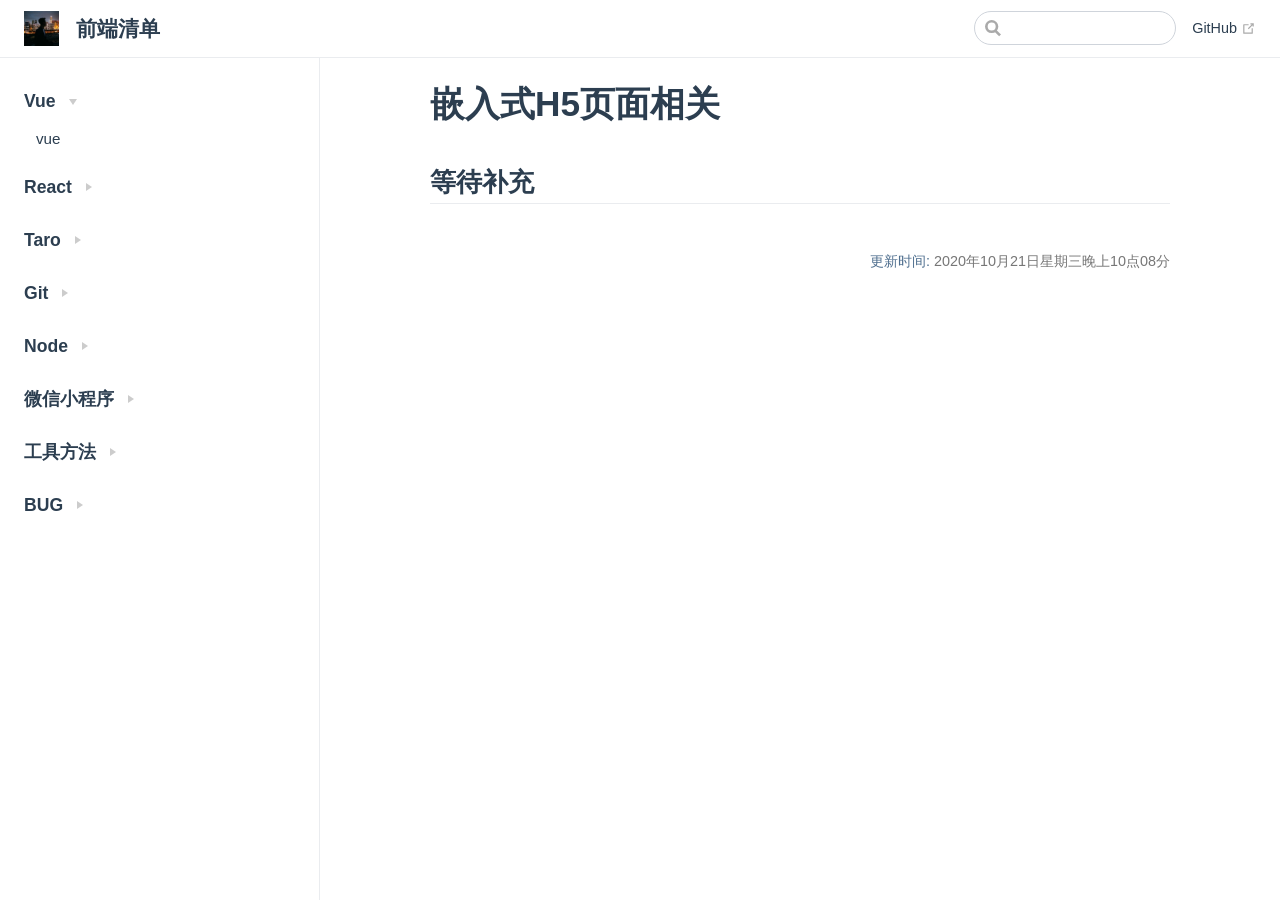
<file: bug/H5.html>
<!DOCTYPE html>
<html lang="en-US">
  <head>
    <meta charset="utf-8">
    <meta name="viewport" content="width=device-width,initial-scale=1">
    <title>嵌入式H5页面相关 | 前端清单</title>
    <meta name="generator" content="VuePress 1.7.1">
    <link rel="icon" href="/assets/img/favicon.ico">
    <meta name="description" content="前端清单">
    <meta name="author" content="Zsin">
    <meta name="Keywords" content="vuepress 介绍, vuepress 说明, 前端笔记">
    
    <link rel="preload" href="/assets/css/0.styles.1d5f8513.css" as="style"><link rel="preload" href="/assets/js/app.b2014ff2.js" as="script"><link rel="preload" href="/assets/js/2.2fde2cc4.js" as="script"><link rel="preload" href="/assets/js/9.c24ff2cc.js" as="script"><link rel="preload" href="/assets/js/3.04d0cbfa.js" as="script"><link rel="prefetch" href="/assets/js/10.4bdca609.js"><link rel="prefetch" href="/assets/js/11.72579f8a.js"><link rel="prefetch" href="/assets/js/12.c1ab9b34.js"><link rel="prefetch" href="/assets/js/13.a3b9f4df.js"><link rel="prefetch" href="/assets/js/14.fd7e2f5d.js"><link rel="prefetch" href="/assets/js/15.c8021483.js"><link rel="prefetch" href="/assets/js/16.ee00f998.js"><link rel="prefetch" href="/assets/js/17.6b4d4a84.js"><link rel="prefetch" href="/assets/js/18.ec42ef5b.js"><link rel="prefetch" href="/assets/js/19.2046a7f6.js"><link rel="prefetch" href="/assets/js/20.db4aa17d.js"><link rel="prefetch" href="/assets/js/21.75ae02e7.js"><link rel="prefetch" href="/assets/js/4.ec60088e.js"><link rel="prefetch" href="/assets/js/5.daec7fcb.js"><link rel="prefetch" href="/assets/js/6.80358dad.js"><link rel="prefetch" href="/assets/js/7.de1fff53.js"><link rel="prefetch" href="/assets/js/8.de3f400a.js">
    <link rel="stylesheet" href="/assets/css/0.styles.1d5f8513.css">
  </head>
  <body>
    <div id="app" data-server-rendered="true"><div class="theme-container"><header class="navbar"><div class="sidebar-button"><svg xmlns="http://www.w3.org/2000/svg" aria-hidden="true" role="img" viewBox="0 0 448 512" class="icon"><path fill="currentColor" d="M436 124H12c-6.627 0-12-5.373-12-12V80c0-6.627 5.373-12 12-12h424c6.627 0 12 5.373 12 12v32c0 6.627-5.373 12-12 12zm0 160H12c-6.627 0-12-5.373-12-12v-32c0-6.627 5.373-12 12-12h424c6.627 0 12 5.373 12 12v32c0 6.627-5.373 12-12 12zm0 160H12c-6.627 0-12-5.373-12-12v-32c0-6.627 5.373-12 12-12h424c6.627 0 12 5.373 12 12v32c0 6.627-5.373 12-12 12z"></path></svg></div> <a href="/" class="home-link router-link-active"><img src="/assets/img/hero.png" alt="前端清单" class="logo"> <span class="site-name can-hide">前端清单</span></a> <div class="links"><div class="search-box"><input aria-label="Search" autocomplete="off" spellcheck="false" value=""> <!----></div> <nav class="nav-links can-hide"><div class="nav-item"><a href="https://github.com/zhaoyoushuai/docs" target="_blank" rel="noopener noreferrer" class="nav-link external">
  GitHub
  <span><svg xmlns="http://www.w3.org/2000/svg" aria-hidden="true" focusable="false" x="0px" y="0px" viewBox="0 0 100 100" width="15" height="15" class="icon outbound"><path fill="currentColor" d="M18.8,85.1h56l0,0c2.2,0,4-1.8,4-4v-32h-8v28h-48v-48h28v-8h-32l0,0c-2.2,0-4,1.8-4,4v56C14.8,83.3,16.6,85.1,18.8,85.1z"></path> <polygon fill="currentColor" points="45.7,48.7 51.3,54.3 77.2,28.5 77.2,37.2 85.2,37.2 85.2,14.9 62.8,14.9 62.8,22.9 71.5,22.9"></polygon></svg> <span class="sr-only">(opens new window)</span></span></a></div> <!----></nav></div></header> <div class="sidebar-mask"></div> <aside class="sidebar"><nav class="nav-links"><div class="nav-item"><a href="https://github.com/zhaoyoushuai/docs" target="_blank" rel="noopener noreferrer" class="nav-link external">
  GitHub
  <span><svg xmlns="http://www.w3.org/2000/svg" aria-hidden="true" focusable="false" x="0px" y="0px" viewBox="0 0 100 100" width="15" height="15" class="icon outbound"><path fill="currentColor" d="M18.8,85.1h56l0,0c2.2,0,4-1.8,4-4v-32h-8v28h-48v-48h28v-8h-32l0,0c-2.2,0-4,1.8-4,4v56C14.8,83.3,16.6,85.1,18.8,85.1z"></path> <polygon fill="currentColor" points="45.7,48.7 51.3,54.3 77.2,28.5 77.2,37.2 85.2,37.2 85.2,14.9 62.8,14.9 62.8,22.9 71.5,22.9"></polygon></svg> <span class="sr-only">(opens new window)</span></span></a></div> <!----></nav>  <ul class="sidebar-links"><li><section class="sidebar-group collapsable depth-0"><p class="sidebar-heading open"><span>Vue</span> <span class="arrow down"></span></p> <ul class="sidebar-links sidebar-group-items"><li><a href="/vue/" class="sidebar-link">vue</a></li></ul></section></li><li><section class="sidebar-group collapsable depth-0"><p class="sidebar-heading"><span>React</span> <span class="arrow right"></span></p> <!----></section></li><li><section class="sidebar-group collapsable depth-0"><p class="sidebar-heading"><span>Taro</span> <span class="arrow right"></span></p> <!----></section></li><li><section class="sidebar-group collapsable depth-0"><p class="sidebar-heading"><span>Git</span> <span class="arrow right"></span></p> <!----></section></li><li><section class="sidebar-group collapsable depth-0"><p class="sidebar-heading"><span>Node</span> <span class="arrow right"></span></p> <!----></section></li><li><section class="sidebar-group collapsable depth-0"><p class="sidebar-heading"><span>微信小程序</span> <span class="arrow right"></span></p> <!----></section></li><li><section class="sidebar-group collapsable depth-0"><p class="sidebar-heading"><span>工具方法</span> <span class="arrow right"></span></p> <!----></section></li><li><section class="sidebar-group collapsable depth-0"><p class="sidebar-heading"><span>BUG</span> <span class="arrow right"></span></p> <!----></section></li></ul> </aside> <main class="page"> <div class="theme-default-content content__default"><h1 id="嵌入式h5页面相关"><a href="#嵌入式h5页面相关" class="header-anchor">#</a> 嵌入式H5页面相关</h1> <h2 id="等待补充"><a href="#等待补充" class="header-anchor">#</a> 等待补充</h2></div> <footer class="page-edit"><!----> <div class="last-updated"><span class="prefix">更新时间:</span> <span class="time">2020年10月21日星期三晚上10点08分</span></div></footer> <!----> </main></div><div class="global-ui"><!----></div></div>
    <script src="/assets/js/app.b2014ff2.js" defer></script><script src="/assets/js/2.2fde2cc4.js" defer></script><script src="/assets/js/9.c24ff2cc.js" defer></script><script src="/assets/js/3.04d0cbfa.js" defer></script>
  </body>
</html>
</file>
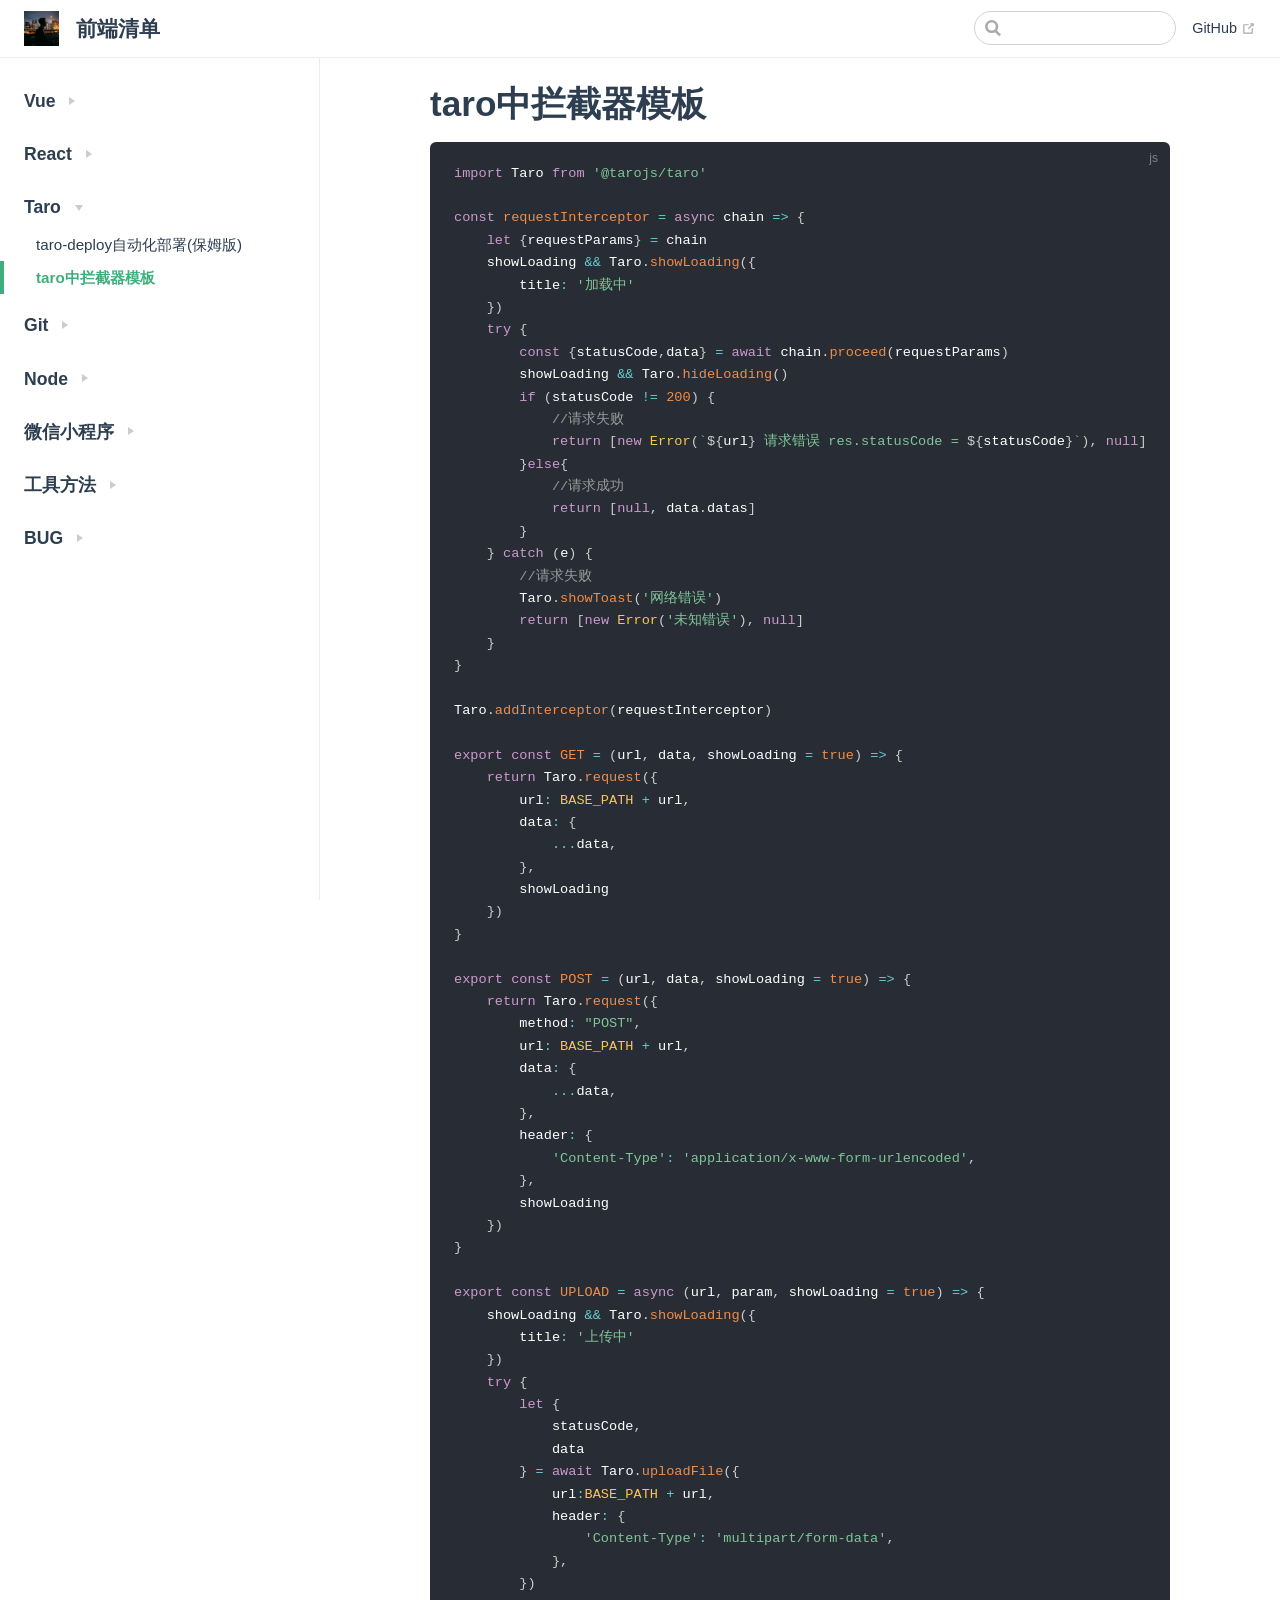
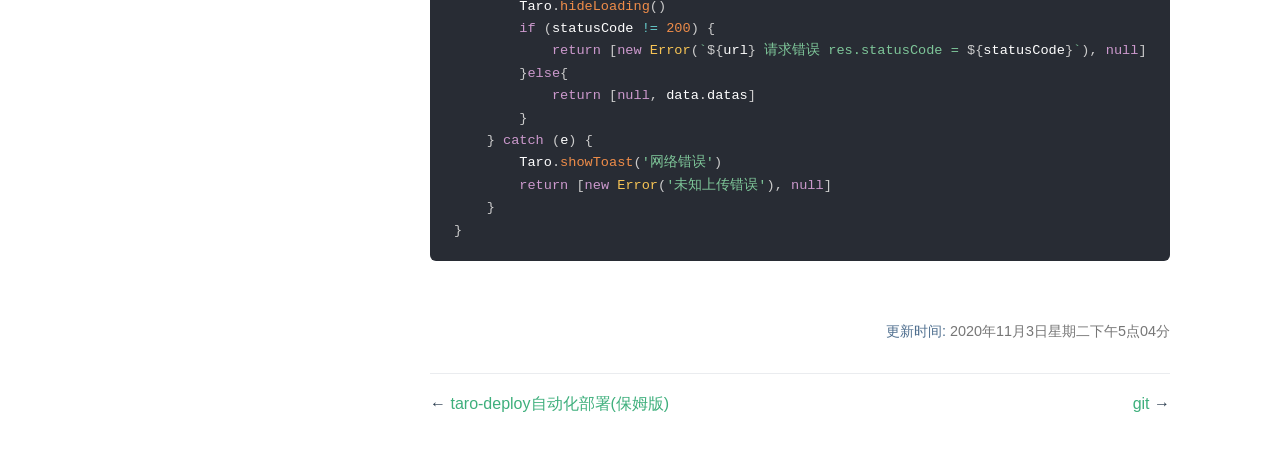
<file: taro/common.html>
<!DOCTYPE html>
<html lang="en-US">
  <head>
    <meta charset="utf-8">
    <meta name="viewport" content="width=device-width,initial-scale=1">
    <title>taro中拦截器模板 | 前端清单</title>
    <meta name="generator" content="VuePress 1.7.1">
    <link rel="icon" href="/assets/img/favicon.ico">
    <meta name="description" content="前端清单">
    <meta name="author" content="Zsin">
    <meta name="Keywords" content="vuepress 介绍, vuepress 说明, 前端笔记">
    
    <link rel="preload" href="/assets/css/0.styles.1d5f8513.css" as="style"><link rel="preload" href="/assets/js/app.b2014ff2.js" as="script"><link rel="preload" href="/assets/js/2.2fde2cc4.js" as="script"><link rel="preload" href="/assets/js/15.c8021483.js" as="script"><link rel="preload" href="/assets/js/3.04d0cbfa.js" as="script"><link rel="prefetch" href="/assets/js/10.4bdca609.js"><link rel="prefetch" href="/assets/js/11.72579f8a.js"><link rel="prefetch" href="/assets/js/12.c1ab9b34.js"><link rel="prefetch" href="/assets/js/13.a3b9f4df.js"><link rel="prefetch" href="/assets/js/14.fd7e2f5d.js"><link rel="prefetch" href="/assets/js/16.ee00f998.js"><link rel="prefetch" href="/assets/js/17.6b4d4a84.js"><link rel="prefetch" href="/assets/js/18.ec42ef5b.js"><link rel="prefetch" href="/assets/js/19.2046a7f6.js"><link rel="prefetch" href="/assets/js/20.db4aa17d.js"><link rel="prefetch" href="/assets/js/21.75ae02e7.js"><link rel="prefetch" href="/assets/js/4.ec60088e.js"><link rel="prefetch" href="/assets/js/5.daec7fcb.js"><link rel="prefetch" href="/assets/js/6.80358dad.js"><link rel="prefetch" href="/assets/js/7.de1fff53.js"><link rel="prefetch" href="/assets/js/8.de3f400a.js"><link rel="prefetch" href="/assets/js/9.c24ff2cc.js">
    <link rel="stylesheet" href="/assets/css/0.styles.1d5f8513.css">
  </head>
  <body>
    <div id="app" data-server-rendered="true"><div class="theme-container"><header class="navbar"><div class="sidebar-button"><svg xmlns="http://www.w3.org/2000/svg" aria-hidden="true" role="img" viewBox="0 0 448 512" class="icon"><path fill="currentColor" d="M436 124H12c-6.627 0-12-5.373-12-12V80c0-6.627 5.373-12 12-12h424c6.627 0 12 5.373 12 12v32c0 6.627-5.373 12-12 12zm0 160H12c-6.627 0-12-5.373-12-12v-32c0-6.627 5.373-12 12-12h424c6.627 0 12 5.373 12 12v32c0 6.627-5.373 12-12 12zm0 160H12c-6.627 0-12-5.373-12-12v-32c0-6.627 5.373-12 12-12h424c6.627 0 12 5.373 12 12v32c0 6.627-5.373 12-12 12z"></path></svg></div> <a href="/" class="home-link router-link-active"><img src="/assets/img/hero.png" alt="前端清单" class="logo"> <span class="site-name can-hide">前端清单</span></a> <div class="links"><div class="search-box"><input aria-label="Search" autocomplete="off" spellcheck="false" value=""> <!----></div> <nav class="nav-links can-hide"><div class="nav-item"><a href="https://github.com/zhaoyoushuai/docs" target="_blank" rel="noopener noreferrer" class="nav-link external">
  GitHub
  <span><svg xmlns="http://www.w3.org/2000/svg" aria-hidden="true" focusable="false" x="0px" y="0px" viewBox="0 0 100 100" width="15" height="15" class="icon outbound"><path fill="currentColor" d="M18.8,85.1h56l0,0c2.2,0,4-1.8,4-4v-32h-8v28h-48v-48h28v-8h-32l0,0c-2.2,0-4,1.8-4,4v56C14.8,83.3,16.6,85.1,18.8,85.1z"></path> <polygon fill="currentColor" points="45.7,48.7 51.3,54.3 77.2,28.5 77.2,37.2 85.2,37.2 85.2,14.9 62.8,14.9 62.8,22.9 71.5,22.9"></polygon></svg> <span class="sr-only">(opens new window)</span></span></a></div> <!----></nav></div></header> <div class="sidebar-mask"></div> <aside class="sidebar"><nav class="nav-links"><div class="nav-item"><a href="https://github.com/zhaoyoushuai/docs" target="_blank" rel="noopener noreferrer" class="nav-link external">
  GitHub
  <span><svg xmlns="http://www.w3.org/2000/svg" aria-hidden="true" focusable="false" x="0px" y="0px" viewBox="0 0 100 100" width="15" height="15" class="icon outbound"><path fill="currentColor" d="M18.8,85.1h56l0,0c2.2,0,4-1.8,4-4v-32h-8v28h-48v-48h28v-8h-32l0,0c-2.2,0-4,1.8-4,4v56C14.8,83.3,16.6,85.1,18.8,85.1z"></path> <polygon fill="currentColor" points="45.7,48.7 51.3,54.3 77.2,28.5 77.2,37.2 85.2,37.2 85.2,14.9 62.8,14.9 62.8,22.9 71.5,22.9"></polygon></svg> <span class="sr-only">(opens new window)</span></span></a></div> <!----></nav>  <ul class="sidebar-links"><li><section class="sidebar-group collapsable depth-0"><p class="sidebar-heading"><span>Vue</span> <span class="arrow right"></span></p> <!----></section></li><li><section class="sidebar-group collapsable depth-0"><p class="sidebar-heading"><span>React</span> <span class="arrow right"></span></p> <!----></section></li><li><section class="sidebar-group collapsable depth-0"><p class="sidebar-heading open"><span>Taro</span> <span class="arrow down"></span></p> <ul class="sidebar-links sidebar-group-items"><li><a href="/taro/" aria-current="page" class="sidebar-link">taro-deploy自动化部署(保姆版)</a></li><li><a href="/taro/common.html" aria-current="page" class="active sidebar-link">taro中拦截器模板</a></li></ul></section></li><li><section class="sidebar-group collapsable depth-0"><p class="sidebar-heading"><span>Git</span> <span class="arrow right"></span></p> <!----></section></li><li><section class="sidebar-group collapsable depth-0"><p class="sidebar-heading"><span>Node</span> <span class="arrow right"></span></p> <!----></section></li><li><section class="sidebar-group collapsable depth-0"><p class="sidebar-heading"><span>微信小程序</span> <span class="arrow right"></span></p> <!----></section></li><li><section class="sidebar-group collapsable depth-0"><p class="sidebar-heading"><span>工具方法</span> <span class="arrow right"></span></p> <!----></section></li><li><section class="sidebar-group collapsable depth-0"><p class="sidebar-heading"><span>BUG</span> <span class="arrow right"></span></p> <!----></section></li></ul> </aside> <main class="page"> <div class="theme-default-content content__default"><h1 id="taro中拦截器模板"><a href="#taro中拦截器模板" class="header-anchor">#</a> taro中拦截器模板</h1> <div class="language-js extra-class"><pre class="language-js"><code><span class="token keyword">import</span> Taro <span class="token keyword">from</span> <span class="token string">'@tarojs/taro'</span>

<span class="token keyword">const</span> <span class="token function-variable function">requestInterceptor</span> <span class="token operator">=</span> <span class="token keyword">async</span> <span class="token parameter">chain</span> <span class="token operator">=&gt;</span> <span class="token punctuation">{</span>
    <span class="token keyword">let</span> <span class="token punctuation">{</span>requestParams<span class="token punctuation">}</span> <span class="token operator">=</span> chain
    showLoading <span class="token operator">&amp;&amp;</span> Taro<span class="token punctuation">.</span><span class="token function">showLoading</span><span class="token punctuation">(</span><span class="token punctuation">{</span>
        title<span class="token operator">:</span> <span class="token string">'加载中'</span>
    <span class="token punctuation">}</span><span class="token punctuation">)</span>
    <span class="token keyword">try</span> <span class="token punctuation">{</span>
        <span class="token keyword">const</span> <span class="token punctuation">{</span>statusCode<span class="token punctuation">,</span>data<span class="token punctuation">}</span> <span class="token operator">=</span> <span class="token keyword">await</span> chain<span class="token punctuation">.</span><span class="token function">proceed</span><span class="token punctuation">(</span>requestParams<span class="token punctuation">)</span>
        showLoading <span class="token operator">&amp;&amp;</span> Taro<span class="token punctuation">.</span><span class="token function">hideLoading</span><span class="token punctuation">(</span><span class="token punctuation">)</span>
        <span class="token keyword">if</span> <span class="token punctuation">(</span>statusCode <span class="token operator">!=</span> <span class="token number">200</span><span class="token punctuation">)</span> <span class="token punctuation">{</span>
            <span class="token comment">//请求失败</span>
            <span class="token keyword">return</span> <span class="token punctuation">[</span><span class="token keyword">new</span> <span class="token class-name">Error</span><span class="token punctuation">(</span><span class="token template-string"><span class="token template-punctuation string">`</span><span class="token interpolation"><span class="token interpolation-punctuation punctuation">${</span>url<span class="token interpolation-punctuation punctuation">}</span></span><span class="token string"> 请求错误 res.statusCode = </span><span class="token interpolation"><span class="token interpolation-punctuation punctuation">${</span>statusCode<span class="token interpolation-punctuation punctuation">}</span></span><span class="token template-punctuation string">`</span></span><span class="token punctuation">)</span><span class="token punctuation">,</span> <span class="token keyword">null</span><span class="token punctuation">]</span>
        <span class="token punctuation">}</span><span class="token keyword">else</span><span class="token punctuation">{</span>
            <span class="token comment">//请求成功</span>
            <span class="token keyword">return</span> <span class="token punctuation">[</span><span class="token keyword">null</span><span class="token punctuation">,</span> data<span class="token punctuation">.</span>datas<span class="token punctuation">]</span>
        <span class="token punctuation">}</span>
    <span class="token punctuation">}</span> <span class="token keyword">catch</span> <span class="token punctuation">(</span>e<span class="token punctuation">)</span> <span class="token punctuation">{</span>   
        <span class="token comment">//请求失败</span>
        Taro<span class="token punctuation">.</span><span class="token function">showToast</span><span class="token punctuation">(</span><span class="token string">'网络错误'</span><span class="token punctuation">)</span>
        <span class="token keyword">return</span> <span class="token punctuation">[</span><span class="token keyword">new</span> <span class="token class-name">Error</span><span class="token punctuation">(</span><span class="token string">'未知错误'</span><span class="token punctuation">)</span><span class="token punctuation">,</span> <span class="token keyword">null</span><span class="token punctuation">]</span>
    <span class="token punctuation">}</span>
<span class="token punctuation">}</span>

Taro<span class="token punctuation">.</span><span class="token function">addInterceptor</span><span class="token punctuation">(</span>requestInterceptor<span class="token punctuation">)</span>

<span class="token keyword">export</span> <span class="token keyword">const</span> <span class="token function-variable function">GET</span> <span class="token operator">=</span> <span class="token punctuation">(</span><span class="token parameter">url<span class="token punctuation">,</span> data<span class="token punctuation">,</span> showLoading <span class="token operator">=</span> <span class="token boolean">true</span></span><span class="token punctuation">)</span> <span class="token operator">=&gt;</span> <span class="token punctuation">{</span>
    <span class="token keyword">return</span> Taro<span class="token punctuation">.</span><span class="token function">request</span><span class="token punctuation">(</span><span class="token punctuation">{</span>
        url<span class="token operator">:</span> <span class="token constant">BASE_PATH</span> <span class="token operator">+</span> url<span class="token punctuation">,</span>
        data<span class="token operator">:</span> <span class="token punctuation">{</span>
            <span class="token operator">...</span>data<span class="token punctuation">,</span>
        <span class="token punctuation">}</span><span class="token punctuation">,</span>
        showLoading
    <span class="token punctuation">}</span><span class="token punctuation">)</span>
<span class="token punctuation">}</span>

<span class="token keyword">export</span> <span class="token keyword">const</span> <span class="token function-variable function">POST</span> <span class="token operator">=</span> <span class="token punctuation">(</span><span class="token parameter">url<span class="token punctuation">,</span> data<span class="token punctuation">,</span> showLoading <span class="token operator">=</span> <span class="token boolean">true</span></span><span class="token punctuation">)</span> <span class="token operator">=&gt;</span> <span class="token punctuation">{</span>
    <span class="token keyword">return</span> Taro<span class="token punctuation">.</span><span class="token function">request</span><span class="token punctuation">(</span><span class="token punctuation">{</span>
        method<span class="token operator">:</span> <span class="token string">&quot;POST&quot;</span><span class="token punctuation">,</span>
        url<span class="token operator">:</span> <span class="token constant">BASE_PATH</span> <span class="token operator">+</span> url<span class="token punctuation">,</span>
        data<span class="token operator">:</span> <span class="token punctuation">{</span>
            <span class="token operator">...</span>data<span class="token punctuation">,</span>
        <span class="token punctuation">}</span><span class="token punctuation">,</span>
        header<span class="token operator">:</span> <span class="token punctuation">{</span>
            <span class="token string">'Content-Type'</span><span class="token operator">:</span> <span class="token string">'application/x-www-form-urlencoded'</span><span class="token punctuation">,</span>
        <span class="token punctuation">}</span><span class="token punctuation">,</span>
        showLoading
    <span class="token punctuation">}</span><span class="token punctuation">)</span>
<span class="token punctuation">}</span>

<span class="token keyword">export</span> <span class="token keyword">const</span> <span class="token function-variable function">UPLOAD</span> <span class="token operator">=</span> <span class="token keyword">async</span> <span class="token punctuation">(</span><span class="token parameter">url<span class="token punctuation">,</span> param<span class="token punctuation">,</span> showLoading <span class="token operator">=</span> <span class="token boolean">true</span></span><span class="token punctuation">)</span> <span class="token operator">=&gt;</span> <span class="token punctuation">{</span>
    showLoading <span class="token operator">&amp;&amp;</span> Taro<span class="token punctuation">.</span><span class="token function">showLoading</span><span class="token punctuation">(</span><span class="token punctuation">{</span>
        title<span class="token operator">:</span> <span class="token string">'上传中'</span>
    <span class="token punctuation">}</span><span class="token punctuation">)</span>
    <span class="token keyword">try</span> <span class="token punctuation">{</span>
        <span class="token keyword">let</span> <span class="token punctuation">{</span>
            statusCode<span class="token punctuation">,</span>
            data
        <span class="token punctuation">}</span> <span class="token operator">=</span> <span class="token keyword">await</span> Taro<span class="token punctuation">.</span><span class="token function">uploadFile</span><span class="token punctuation">(</span><span class="token punctuation">{</span>
            url<span class="token operator">:</span><span class="token constant">BASE_PATH</span> <span class="token operator">+</span> url<span class="token punctuation">,</span>
            header<span class="token operator">:</span> <span class="token punctuation">{</span>
                <span class="token string">'Content-Type'</span><span class="token operator">:</span> <span class="token string">'multipart/form-data'</span><span class="token punctuation">,</span>
            <span class="token punctuation">}</span><span class="token punctuation">,</span>
        <span class="token punctuation">}</span><span class="token punctuation">)</span>
        Taro<span class="token punctuation">.</span><span class="token function">hideLoading</span><span class="token punctuation">(</span><span class="token punctuation">)</span>
        <span class="token keyword">if</span> <span class="token punctuation">(</span>statusCode <span class="token operator">!=</span> <span class="token number">200</span><span class="token punctuation">)</span> <span class="token punctuation">{</span>
            <span class="token keyword">return</span> <span class="token punctuation">[</span><span class="token keyword">new</span> <span class="token class-name">Error</span><span class="token punctuation">(</span><span class="token template-string"><span class="token template-punctuation string">`</span><span class="token interpolation"><span class="token interpolation-punctuation punctuation">${</span>url<span class="token interpolation-punctuation punctuation">}</span></span><span class="token string"> 请求错误 res.statusCode = </span><span class="token interpolation"><span class="token interpolation-punctuation punctuation">${</span>statusCode<span class="token interpolation-punctuation punctuation">}</span></span><span class="token template-punctuation string">`</span></span><span class="token punctuation">)</span><span class="token punctuation">,</span> <span class="token keyword">null</span><span class="token punctuation">]</span>
        <span class="token punctuation">}</span><span class="token keyword">else</span><span class="token punctuation">{</span>
            <span class="token keyword">return</span> <span class="token punctuation">[</span><span class="token keyword">null</span><span class="token punctuation">,</span> data<span class="token punctuation">.</span>datas<span class="token punctuation">]</span>
        <span class="token punctuation">}</span>
    <span class="token punctuation">}</span> <span class="token keyword">catch</span> <span class="token punctuation">(</span>e<span class="token punctuation">)</span> <span class="token punctuation">{</span>
        Taro<span class="token punctuation">.</span><span class="token function">showToast</span><span class="token punctuation">(</span><span class="token string">'网络错误'</span><span class="token punctuation">)</span>
        <span class="token keyword">return</span> <span class="token punctuation">[</span><span class="token keyword">new</span> <span class="token class-name">Error</span><span class="token punctuation">(</span><span class="token string">'未知上传错误'</span><span class="token punctuation">)</span><span class="token punctuation">,</span> <span class="token keyword">null</span><span class="token punctuation">]</span>
    <span class="token punctuation">}</span>
<span class="token punctuation">}</span>
</code></pre></div></div> <footer class="page-edit"><!----> <div class="last-updated"><span class="prefix">更新时间:</span> <span class="time">2020年11月3日星期二下午5点04分</span></div></footer> <div class="page-nav"><p class="inner"><span class="prev">
      ←
      <a href="/taro/" class="prev router-link-active">
        taro-deploy自动化部署(保姆版)
      </a></span> <span class="next"><a href="/git/">
        git
      </a>
      →
    </span></p></div> </main></div><div class="global-ui"><!----></div></div>
    <script src="/assets/js/app.b2014ff2.js" defer></script><script src="/assets/js/2.2fde2cc4.js" defer></script><script src="/assets/js/15.c8021483.js" defer></script><script src="/assets/js/3.04d0cbfa.js" defer></script>
  </body>
</html>
</file>
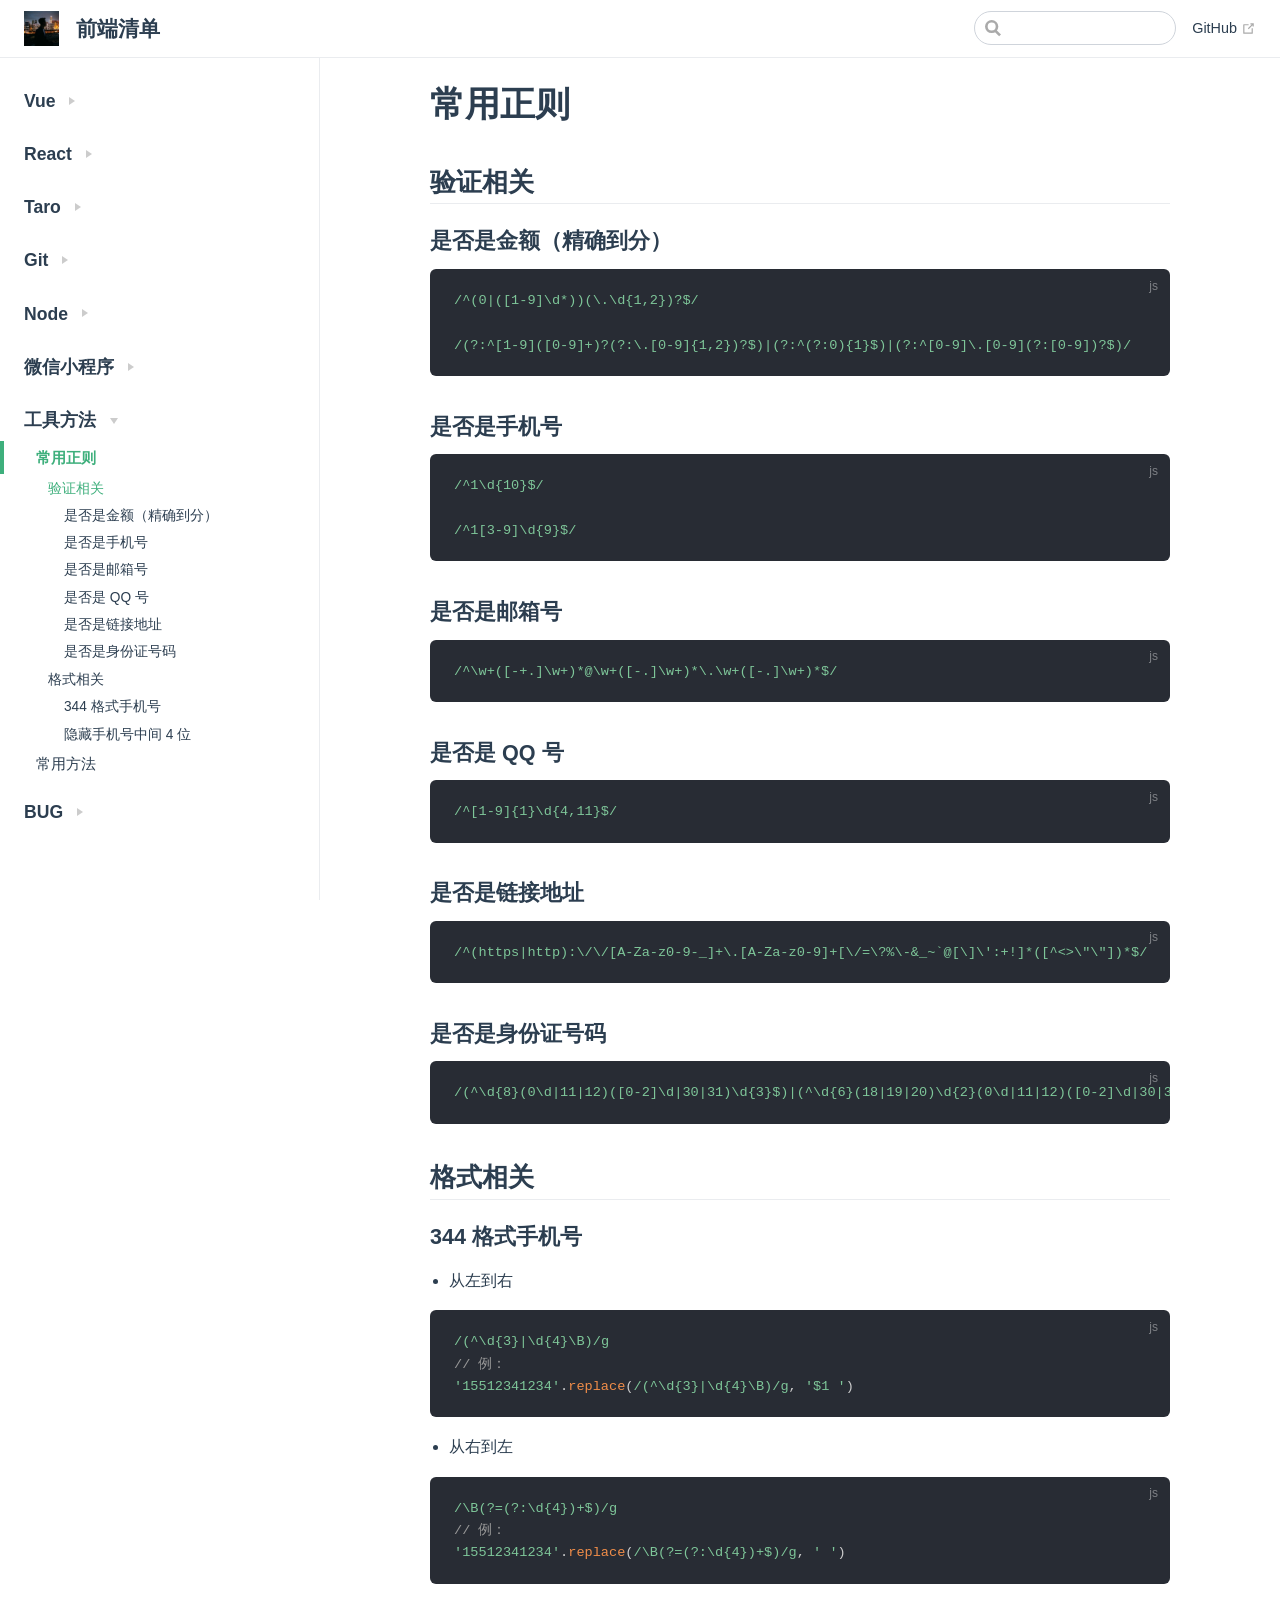
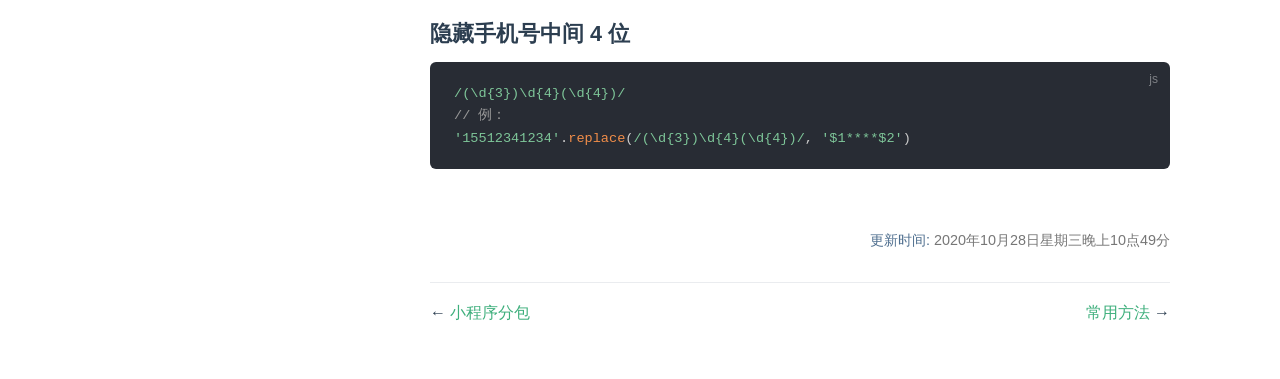
<file: utils/regexp.html>
<!DOCTYPE html>
<html lang="en-US">
  <head>
    <meta charset="utf-8">
    <meta name="viewport" content="width=device-width,initial-scale=1">
    <title>常用正则 | 前端清单</title>
    <meta name="generator" content="VuePress 1.7.1">
    <link rel="icon" href="/assets/img/favicon.ico">
    <meta name="description" content="前端清单">
    <meta name="author" content="Zsin">
    <meta name="Keywords" content="vuepress 介绍, vuepress 说明, 前端笔记">
    
    <link rel="preload" href="/assets/css/0.styles.1d5f8513.css" as="style"><link rel="preload" href="/assets/js/app.b2014ff2.js" as="script"><link rel="preload" href="/assets/js/2.2fde2cc4.js" as="script"><link rel="preload" href="/assets/js/16.ee00f998.js" as="script"><link rel="preload" href="/assets/js/3.04d0cbfa.js" as="script"><link rel="prefetch" href="/assets/js/10.4bdca609.js"><link rel="prefetch" href="/assets/js/11.72579f8a.js"><link rel="prefetch" href="/assets/js/12.c1ab9b34.js"><link rel="prefetch" href="/assets/js/13.a3b9f4df.js"><link rel="prefetch" href="/assets/js/14.fd7e2f5d.js"><link rel="prefetch" href="/assets/js/15.c8021483.js"><link rel="prefetch" href="/assets/js/17.6b4d4a84.js"><link rel="prefetch" href="/assets/js/18.ec42ef5b.js"><link rel="prefetch" href="/assets/js/19.2046a7f6.js"><link rel="prefetch" href="/assets/js/20.db4aa17d.js"><link rel="prefetch" href="/assets/js/21.75ae02e7.js"><link rel="prefetch" href="/assets/js/4.ec60088e.js"><link rel="prefetch" href="/assets/js/5.daec7fcb.js"><link rel="prefetch" href="/assets/js/6.80358dad.js"><link rel="prefetch" href="/assets/js/7.de1fff53.js"><link rel="prefetch" href="/assets/js/8.de3f400a.js"><link rel="prefetch" href="/assets/js/9.c24ff2cc.js">
    <link rel="stylesheet" href="/assets/css/0.styles.1d5f8513.css">
  </head>
  <body>
    <div id="app" data-server-rendered="true"><div class="theme-container"><header class="navbar"><div class="sidebar-button"><svg xmlns="http://www.w3.org/2000/svg" aria-hidden="true" role="img" viewBox="0 0 448 512" class="icon"><path fill="currentColor" d="M436 124H12c-6.627 0-12-5.373-12-12V80c0-6.627 5.373-12 12-12h424c6.627 0 12 5.373 12 12v32c0 6.627-5.373 12-12 12zm0 160H12c-6.627 0-12-5.373-12-12v-32c0-6.627 5.373-12 12-12h424c6.627 0 12 5.373 12 12v32c0 6.627-5.373 12-12 12zm0 160H12c-6.627 0-12-5.373-12-12v-32c0-6.627 5.373-12 12-12h424c6.627 0 12 5.373 12 12v32c0 6.627-5.373 12-12 12z"></path></svg></div> <a href="/" class="home-link router-link-active"><img src="/assets/img/hero.png" alt="前端清单" class="logo"> <span class="site-name can-hide">前端清单</span></a> <div class="links"><div class="search-box"><input aria-label="Search" autocomplete="off" spellcheck="false" value=""> <!----></div> <nav class="nav-links can-hide"><div class="nav-item"><a href="https://github.com/zhaoyoushuai/docs" target="_blank" rel="noopener noreferrer" class="nav-link external">
  GitHub
  <span><svg xmlns="http://www.w3.org/2000/svg" aria-hidden="true" focusable="false" x="0px" y="0px" viewBox="0 0 100 100" width="15" height="15" class="icon outbound"><path fill="currentColor" d="M18.8,85.1h56l0,0c2.2,0,4-1.8,4-4v-32h-8v28h-48v-48h28v-8h-32l0,0c-2.2,0-4,1.8-4,4v56C14.8,83.3,16.6,85.1,18.8,85.1z"></path> <polygon fill="currentColor" points="45.7,48.7 51.3,54.3 77.2,28.5 77.2,37.2 85.2,37.2 85.2,14.9 62.8,14.9 62.8,22.9 71.5,22.9"></polygon></svg> <span class="sr-only">(opens new window)</span></span></a></div> <!----></nav></div></header> <div class="sidebar-mask"></div> <aside class="sidebar"><nav class="nav-links"><div class="nav-item"><a href="https://github.com/zhaoyoushuai/docs" target="_blank" rel="noopener noreferrer" class="nav-link external">
  GitHub
  <span><svg xmlns="http://www.w3.org/2000/svg" aria-hidden="true" focusable="false" x="0px" y="0px" viewBox="0 0 100 100" width="15" height="15" class="icon outbound"><path fill="currentColor" d="M18.8,85.1h56l0,0c2.2,0,4-1.8,4-4v-32h-8v28h-48v-48h28v-8h-32l0,0c-2.2,0-4,1.8-4,4v56C14.8,83.3,16.6,85.1,18.8,85.1z"></path> <polygon fill="currentColor" points="45.7,48.7 51.3,54.3 77.2,28.5 77.2,37.2 85.2,37.2 85.2,14.9 62.8,14.9 62.8,22.9 71.5,22.9"></polygon></svg> <span class="sr-only">(opens new window)</span></span></a></div> <!----></nav>  <ul class="sidebar-links"><li><section class="sidebar-group collapsable depth-0"><p class="sidebar-heading"><span>Vue</span> <span class="arrow right"></span></p> <!----></section></li><li><section class="sidebar-group collapsable depth-0"><p class="sidebar-heading"><span>React</span> <span class="arrow right"></span></p> <!----></section></li><li><section class="sidebar-group collapsable depth-0"><p class="sidebar-heading"><span>Taro</span> <span class="arrow right"></span></p> <!----></section></li><li><section class="sidebar-group collapsable depth-0"><p class="sidebar-heading"><span>Git</span> <span class="arrow right"></span></p> <!----></section></li><li><section class="sidebar-group collapsable depth-0"><p class="sidebar-heading"><span>Node</span> <span class="arrow right"></span></p> <!----></section></li><li><section class="sidebar-group collapsable depth-0"><p class="sidebar-heading"><span>微信小程序</span> <span class="arrow right"></span></p> <!----></section></li><li><section class="sidebar-group collapsable depth-0"><p class="sidebar-heading open"><span>工具方法</span> <span class="arrow down"></span></p> <ul class="sidebar-links sidebar-group-items"><li><a href="/utils/regexp.html" aria-current="page" class="active sidebar-link">常用正则</a><ul class="sidebar-sub-headers"><li class="sidebar-sub-header"><a href="/utils/regexp.html#验证相关" class="sidebar-link">验证相关</a><ul class="sidebar-sub-headers"><li class="sidebar-sub-header"><a href="/utils/regexp.html#是否是金额-精确到分" class="sidebar-link">是否是金额（精确到分）</a></li><li class="sidebar-sub-header"><a href="/utils/regexp.html#是否是手机号" class="sidebar-link">是否是手机号</a></li><li class="sidebar-sub-header"><a href="/utils/regexp.html#是否是邮箱号" class="sidebar-link">是否是邮箱号</a></li><li class="sidebar-sub-header"><a href="/utils/regexp.html#是否是-qq-号" class="sidebar-link">是否是 QQ 号</a></li><li class="sidebar-sub-header"><a href="/utils/regexp.html#是否是链接地址" class="sidebar-link">是否是链接地址</a></li><li class="sidebar-sub-header"><a href="/utils/regexp.html#是否是身份证号码" class="sidebar-link">是否是身份证号码</a></li></ul></li><li class="sidebar-sub-header"><a href="/utils/regexp.html#格式相关" class="sidebar-link">格式相关</a><ul class="sidebar-sub-headers"><li class="sidebar-sub-header"><a href="/utils/regexp.html#_344-格式手机号" class="sidebar-link">344 格式手机号</a></li><li class="sidebar-sub-header"><a href="/utils/regexp.html#隐藏手机号中间-4-位" class="sidebar-link">隐藏手机号中间 4 位</a></li></ul></li></ul></li><li><a href="/utils/skill.html" class="sidebar-link">常用方法</a></li></ul></section></li><li><section class="sidebar-group collapsable depth-0"><p class="sidebar-heading"><span>BUG</span> <span class="arrow right"></span></p> <!----></section></li></ul> </aside> <main class="page"> <div class="theme-default-content content__default"><h1 id="常用正则"><a href="#常用正则" class="header-anchor">#</a> 常用正则</h1> <h2 id="验证相关"><a href="#验证相关" class="header-anchor">#</a> 验证相关</h2> <h3 id="是否是金额-精确到分"><a href="#是否是金额-精确到分" class="header-anchor">#</a> 是否是金额（精确到分）</h3> <div class="language-js extra-class"><pre class="language-js"><code><span class="token regex"><span class="token regex-delimiter">/</span><span class="token regex-source language-regex">^(0|([1-9]\d*))(\.\d{1,2})?$</span><span class="token regex-delimiter">/</span></span>

<span class="token regex"><span class="token regex-delimiter">/</span><span class="token regex-source language-regex">(?:^[1-9]([0-9]+)?(?:\.[0-9]{1,2})?$)|(?:^(?:0){1}$)|(?:^[0-9]\.[0-9](?:[0-9])?$)</span><span class="token regex-delimiter">/</span></span>
</code></pre></div><h3 id="是否是手机号"><a href="#是否是手机号" class="header-anchor">#</a> 是否是手机号</h3> <div class="language-js extra-class"><pre class="language-js"><code><span class="token regex"><span class="token regex-delimiter">/</span><span class="token regex-source language-regex">^1\d{10}$</span><span class="token regex-delimiter">/</span></span>

<span class="token regex"><span class="token regex-delimiter">/</span><span class="token regex-source language-regex">^1[3-9]\d{9}$</span><span class="token regex-delimiter">/</span></span>
</code></pre></div><h3 id="是否是邮箱号"><a href="#是否是邮箱号" class="header-anchor">#</a> 是否是邮箱号</h3> <div class="language-js extra-class"><pre class="language-js"><code><span class="token regex"><span class="token regex-delimiter">/</span><span class="token regex-source language-regex">^\w+([-+.]\w+)*@\w+([-.]\w+)*\.\w+([-.]\w+)*$</span><span class="token regex-delimiter">/</span></span>
</code></pre></div><h3 id="是否是-qq-号"><a href="#是否是-qq-号" class="header-anchor">#</a> 是否是 QQ 号</h3> <div class="language-js extra-class"><pre class="language-js"><code><span class="token regex"><span class="token regex-delimiter">/</span><span class="token regex-source language-regex">^[1-9]{1}\d{4,11}$</span><span class="token regex-delimiter">/</span></span>
</code></pre></div><h3 id="是否是链接地址"><a href="#是否是链接地址" class="header-anchor">#</a> 是否是链接地址</h3> <div class="language-js extra-class"><pre class="language-js"><code><span class="token regex"><span class="token regex-delimiter">/</span><span class="token regex-source language-regex">^(https|http):\/\/[A-Za-z0-9-_]+\.[A-Za-z0-9]+[\/=\?%\-&amp;_~`@[\]\':+!]*([^&lt;&gt;\&quot;\&quot;])*$</span><span class="token regex-delimiter">/</span></span>
</code></pre></div><h3 id="是否是身份证号码"><a href="#是否是身份证号码" class="header-anchor">#</a> 是否是身份证号码</h3> <div class="language-js extra-class"><pre class="language-js"><code><span class="token regex"><span class="token regex-delimiter">/</span><span class="token regex-source language-regex">(^\d{8}(0\d|11|12)([0-2]\d|30|31)\d{3}$)|(^\d{6}(18|19|20)\d{2}(0\d|11|12)([0-2]\d|30|31)\d{3}(\d|X|x)$)</span><span class="token regex-delimiter">/</span></span>
</code></pre></div><h2 id="格式相关"><a href="#格式相关" class="header-anchor">#</a> 格式相关</h2> <h3 id="_344-格式手机号"><a href="#_344-格式手机号" class="header-anchor">#</a> 344 格式手机号</h3> <ul><li>从左到右</li></ul> <div class="language-js extra-class"><pre class="language-js"><code><span class="token regex"><span class="token regex-delimiter">/</span><span class="token regex-source language-regex">(^\d{3}|\d{4}\B)</span><span class="token regex-delimiter">/</span><span class="token regex-flags">g</span></span>
<span class="token comment">// 例：</span>
<span class="token string">'15512341234'</span><span class="token punctuation">.</span><span class="token function">replace</span><span class="token punctuation">(</span><span class="token regex"><span class="token regex-delimiter">/</span><span class="token regex-source language-regex">(^\d{3}|\d{4}\B)</span><span class="token regex-delimiter">/</span><span class="token regex-flags">g</span></span><span class="token punctuation">,</span> <span class="token string">'$1 '</span><span class="token punctuation">)</span>
</code></pre></div><ul><li>从右到左</li></ul> <div class="language-js extra-class"><pre class="language-js"><code><span class="token regex"><span class="token regex-delimiter">/</span><span class="token regex-source language-regex">\B(?=(?:\d{4})+$)</span><span class="token regex-delimiter">/</span><span class="token regex-flags">g</span></span>
<span class="token comment">// 例：</span>
<span class="token string">'15512341234'</span><span class="token punctuation">.</span><span class="token function">replace</span><span class="token punctuation">(</span><span class="token regex"><span class="token regex-delimiter">/</span><span class="token regex-source language-regex">\B(?=(?:\d{4})+$)</span><span class="token regex-delimiter">/</span><span class="token regex-flags">g</span></span><span class="token punctuation">,</span> <span class="token string">' '</span><span class="token punctuation">)</span>
</code></pre></div><h3 id="隐藏手机号中间-4-位"><a href="#隐藏手机号中间-4-位" class="header-anchor">#</a> 隐藏手机号中间 4 位</h3> <div class="language-js extra-class"><pre class="language-js"><code><span class="token regex"><span class="token regex-delimiter">/</span><span class="token regex-source language-regex">(\d{3})\d{4}(\d{4})</span><span class="token regex-delimiter">/</span></span>
<span class="token comment">// 例：</span>
<span class="token string">'15512341234'</span><span class="token punctuation">.</span><span class="token function">replace</span><span class="token punctuation">(</span><span class="token regex"><span class="token regex-delimiter">/</span><span class="token regex-source language-regex">(\d{3})\d{4}(\d{4})</span><span class="token regex-delimiter">/</span></span><span class="token punctuation">,</span> <span class="token string">'$1****$2'</span><span class="token punctuation">)</span>
</code></pre></div></div> <footer class="page-edit"><!----> <div class="last-updated"><span class="prefix">更新时间:</span> <span class="time">2020年10月28日星期三晚上10点49分</span></div></footer> <div class="page-nav"><p class="inner"><span class="prev">
      ←
      <a href="/wx/subpackage.html" class="prev">
        小程序分包
      </a></span> <span class="next"><a href="/utils/skill.html">
        常用方法
      </a>
      →
    </span></p></div> </main></div><div class="global-ui"><!----></div></div>
    <script src="/assets/js/app.b2014ff2.js" defer></script><script src="/assets/js/2.2fde2cc4.js" defer></script><script src="/assets/js/16.ee00f998.js" defer></script><script src="/assets/js/3.04d0cbfa.js" defer></script>
  </body>
</html>
</file>
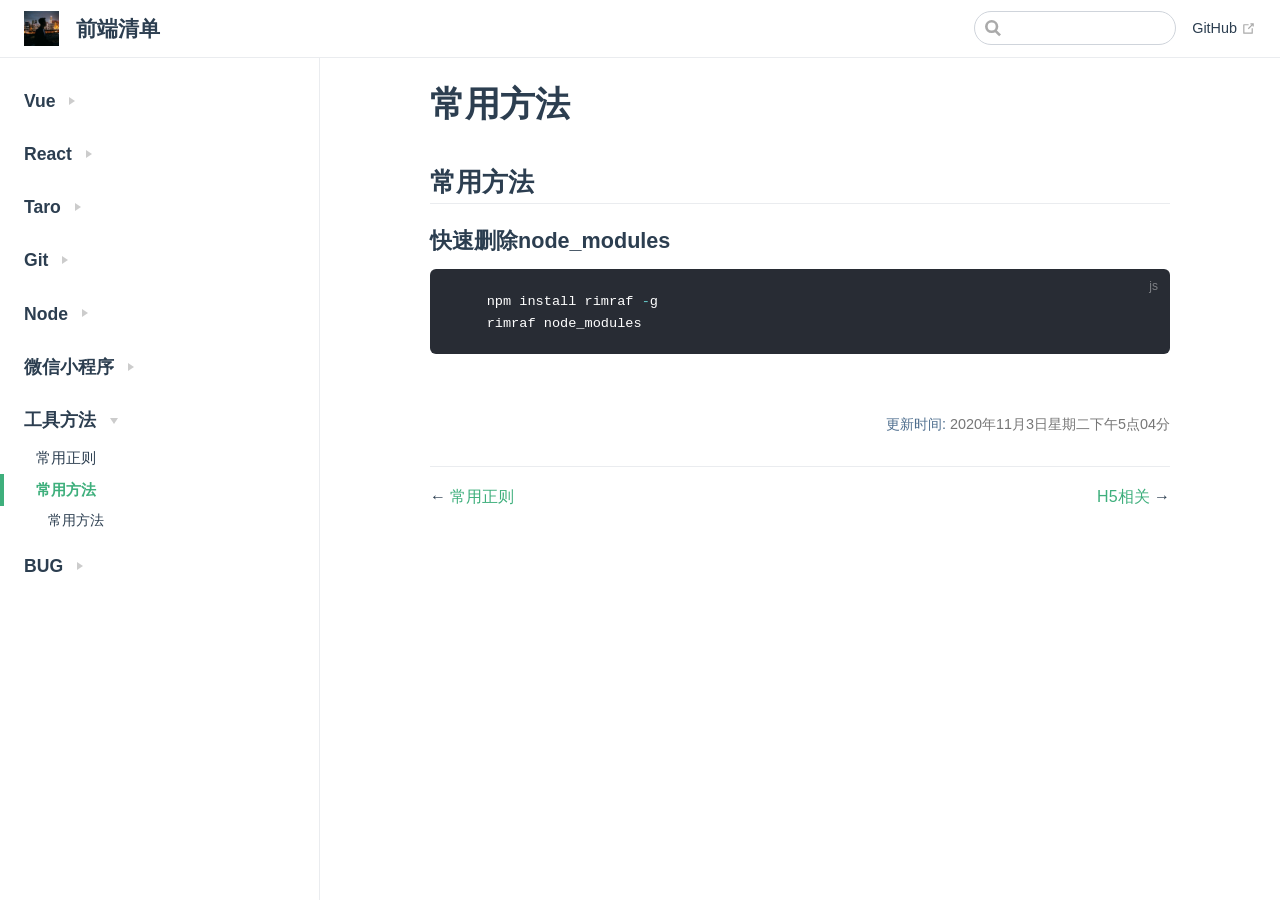
<file: utils/skill.html>
<!DOCTYPE html>
<html lang="en-US">
  <head>
    <meta charset="utf-8">
    <meta name="viewport" content="width=device-width,initial-scale=1">
    <title>常用方法 | 前端清单</title>
    <meta name="generator" content="VuePress 1.7.1">
    <link rel="icon" href="/assets/img/favicon.ico">
    <meta name="description" content="前端清单">
    <meta name="author" content="Zsin">
    <meta name="Keywords" content="vuepress 介绍, vuepress 说明, 前端笔记">
    
    <link rel="preload" href="/assets/css/0.styles.1d5f8513.css" as="style"><link rel="preload" href="/assets/js/app.b2014ff2.js" as="script"><link rel="preload" href="/assets/js/2.2fde2cc4.js" as="script"><link rel="preload" href="/assets/js/17.6b4d4a84.js" as="script"><link rel="preload" href="/assets/js/3.04d0cbfa.js" as="script"><link rel="prefetch" href="/assets/js/10.4bdca609.js"><link rel="prefetch" href="/assets/js/11.72579f8a.js"><link rel="prefetch" href="/assets/js/12.c1ab9b34.js"><link rel="prefetch" href="/assets/js/13.a3b9f4df.js"><link rel="prefetch" href="/assets/js/14.fd7e2f5d.js"><link rel="prefetch" href="/assets/js/15.c8021483.js"><link rel="prefetch" href="/assets/js/16.ee00f998.js"><link rel="prefetch" href="/assets/js/18.ec42ef5b.js"><link rel="prefetch" href="/assets/js/19.2046a7f6.js"><link rel="prefetch" href="/assets/js/20.db4aa17d.js"><link rel="prefetch" href="/assets/js/21.75ae02e7.js"><link rel="prefetch" href="/assets/js/4.ec60088e.js"><link rel="prefetch" href="/assets/js/5.daec7fcb.js"><link rel="prefetch" href="/assets/js/6.80358dad.js"><link rel="prefetch" href="/assets/js/7.de1fff53.js"><link rel="prefetch" href="/assets/js/8.de3f400a.js"><link rel="prefetch" href="/assets/js/9.c24ff2cc.js">
    <link rel="stylesheet" href="/assets/css/0.styles.1d5f8513.css">
  </head>
  <body>
    <div id="app" data-server-rendered="true"><div class="theme-container"><header class="navbar"><div class="sidebar-button"><svg xmlns="http://www.w3.org/2000/svg" aria-hidden="true" role="img" viewBox="0 0 448 512" class="icon"><path fill="currentColor" d="M436 124H12c-6.627 0-12-5.373-12-12V80c0-6.627 5.373-12 12-12h424c6.627 0 12 5.373 12 12v32c0 6.627-5.373 12-12 12zm0 160H12c-6.627 0-12-5.373-12-12v-32c0-6.627 5.373-12 12-12h424c6.627 0 12 5.373 12 12v32c0 6.627-5.373 12-12 12zm0 160H12c-6.627 0-12-5.373-12-12v-32c0-6.627 5.373-12 12-12h424c6.627 0 12 5.373 12 12v32c0 6.627-5.373 12-12 12z"></path></svg></div> <a href="/" class="home-link router-link-active"><img src="/assets/img/hero.png" alt="前端清单" class="logo"> <span class="site-name can-hide">前端清单</span></a> <div class="links"><div class="search-box"><input aria-label="Search" autocomplete="off" spellcheck="false" value=""> <!----></div> <nav class="nav-links can-hide"><div class="nav-item"><a href="https://github.com/zhaoyoushuai/docs" target="_blank" rel="noopener noreferrer" class="nav-link external">
  GitHub
  <span><svg xmlns="http://www.w3.org/2000/svg" aria-hidden="true" focusable="false" x="0px" y="0px" viewBox="0 0 100 100" width="15" height="15" class="icon outbound"><path fill="currentColor" d="M18.8,85.1h56l0,0c2.2,0,4-1.8,4-4v-32h-8v28h-48v-48h28v-8h-32l0,0c-2.2,0-4,1.8-4,4v56C14.8,83.3,16.6,85.1,18.8,85.1z"></path> <polygon fill="currentColor" points="45.7,48.7 51.3,54.3 77.2,28.5 77.2,37.2 85.2,37.2 85.2,14.9 62.8,14.9 62.8,22.9 71.5,22.9"></polygon></svg> <span class="sr-only">(opens new window)</span></span></a></div> <!----></nav></div></header> <div class="sidebar-mask"></div> <aside class="sidebar"><nav class="nav-links"><div class="nav-item"><a href="https://github.com/zhaoyoushuai/docs" target="_blank" rel="noopener noreferrer" class="nav-link external">
  GitHub
  <span><svg xmlns="http://www.w3.org/2000/svg" aria-hidden="true" focusable="false" x="0px" y="0px" viewBox="0 0 100 100" width="15" height="15" class="icon outbound"><path fill="currentColor" d="M18.8,85.1h56l0,0c2.2,0,4-1.8,4-4v-32h-8v28h-48v-48h28v-8h-32l0,0c-2.2,0-4,1.8-4,4v56C14.8,83.3,16.6,85.1,18.8,85.1z"></path> <polygon fill="currentColor" points="45.7,48.7 51.3,54.3 77.2,28.5 77.2,37.2 85.2,37.2 85.2,14.9 62.8,14.9 62.8,22.9 71.5,22.9"></polygon></svg> <span class="sr-only">(opens new window)</span></span></a></div> <!----></nav>  <ul class="sidebar-links"><li><section class="sidebar-group collapsable depth-0"><p class="sidebar-heading"><span>Vue</span> <span class="arrow right"></span></p> <!----></section></li><li><section class="sidebar-group collapsable depth-0"><p class="sidebar-heading"><span>React</span> <span class="arrow right"></span></p> <!----></section></li><li><section class="sidebar-group collapsable depth-0"><p class="sidebar-heading"><span>Taro</span> <span class="arrow right"></span></p> <!----></section></li><li><section class="sidebar-group collapsable depth-0"><p class="sidebar-heading"><span>Git</span> <span class="arrow right"></span></p> <!----></section></li><li><section class="sidebar-group collapsable depth-0"><p class="sidebar-heading"><span>Node</span> <span class="arrow right"></span></p> <!----></section></li><li><section class="sidebar-group collapsable depth-0"><p class="sidebar-heading"><span>微信小程序</span> <span class="arrow right"></span></p> <!----></section></li><li><section class="sidebar-group collapsable depth-0"><p class="sidebar-heading open"><span>工具方法</span> <span class="arrow down"></span></p> <ul class="sidebar-links sidebar-group-items"><li><a href="/utils/regexp.html" class="sidebar-link">常用正则</a></li><li><a href="/utils/skill.html" aria-current="page" class="active sidebar-link">常用方法</a><ul class="sidebar-sub-headers"><li class="sidebar-sub-header"><a href="/utils/skill.html#常用方法-2" class="sidebar-link">常用方法</a></li></ul></li></ul></section></li><li><section class="sidebar-group collapsable depth-0"><p class="sidebar-heading"><span>BUG</span> <span class="arrow right"></span></p> <!----></section></li></ul> </aside> <main class="page"> <div class="theme-default-content content__default"><h1 id="常用方法"><a href="#常用方法" class="header-anchor">#</a> 常用方法</h1> <h2 id="常用方法-2"><a href="#常用方法-2" class="header-anchor">#</a> 常用方法</h2> <h3 id="快速删除node-modules"><a href="#快速删除node-modules" class="header-anchor">#</a> 快速删除node_modules</h3> <div class="language-js extra-class"><pre class="language-js"><code>    npm install rimraf <span class="token operator">-</span>g
    rimraf node_modules
</code></pre></div></div> <footer class="page-edit"><!----> <div class="last-updated"><span class="prefix">更新时间:</span> <span class="time">2020年11月3日星期二下午5点04分</span></div></footer> <div class="page-nav"><p class="inner"><span class="prev">
      ←
      <a href="/utils/regexp.html" class="prev">
        常用正则
      </a></span> <span class="next"><a href="/bug/">
        H5相关
      </a>
      →
    </span></p></div> </main></div><div class="global-ui"><!----></div></div>
    <script src="/assets/js/app.b2014ff2.js" defer></script><script src="/assets/js/2.2fde2cc4.js" defer></script><script src="/assets/js/17.6b4d4a84.js" defer></script><script src="/assets/js/3.04d0cbfa.js" defer></script>
  </body>
</html>
</file>
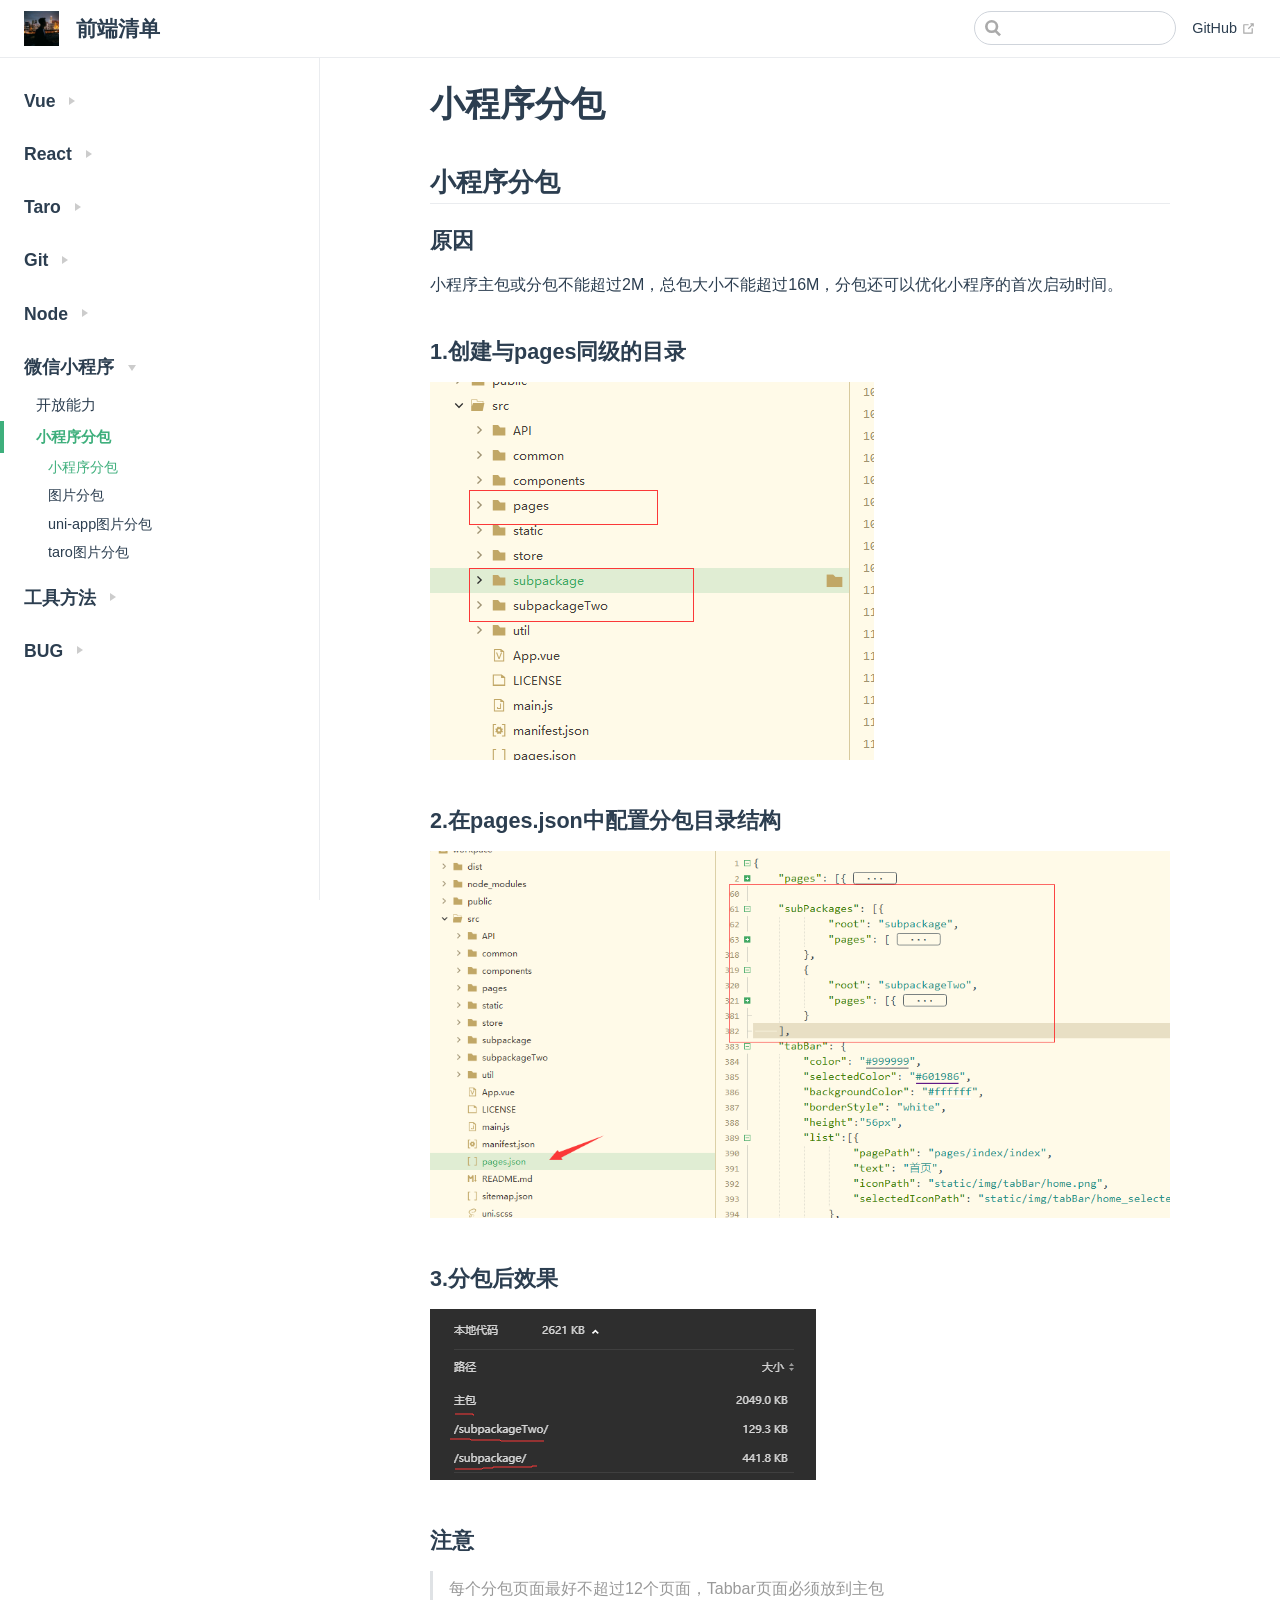
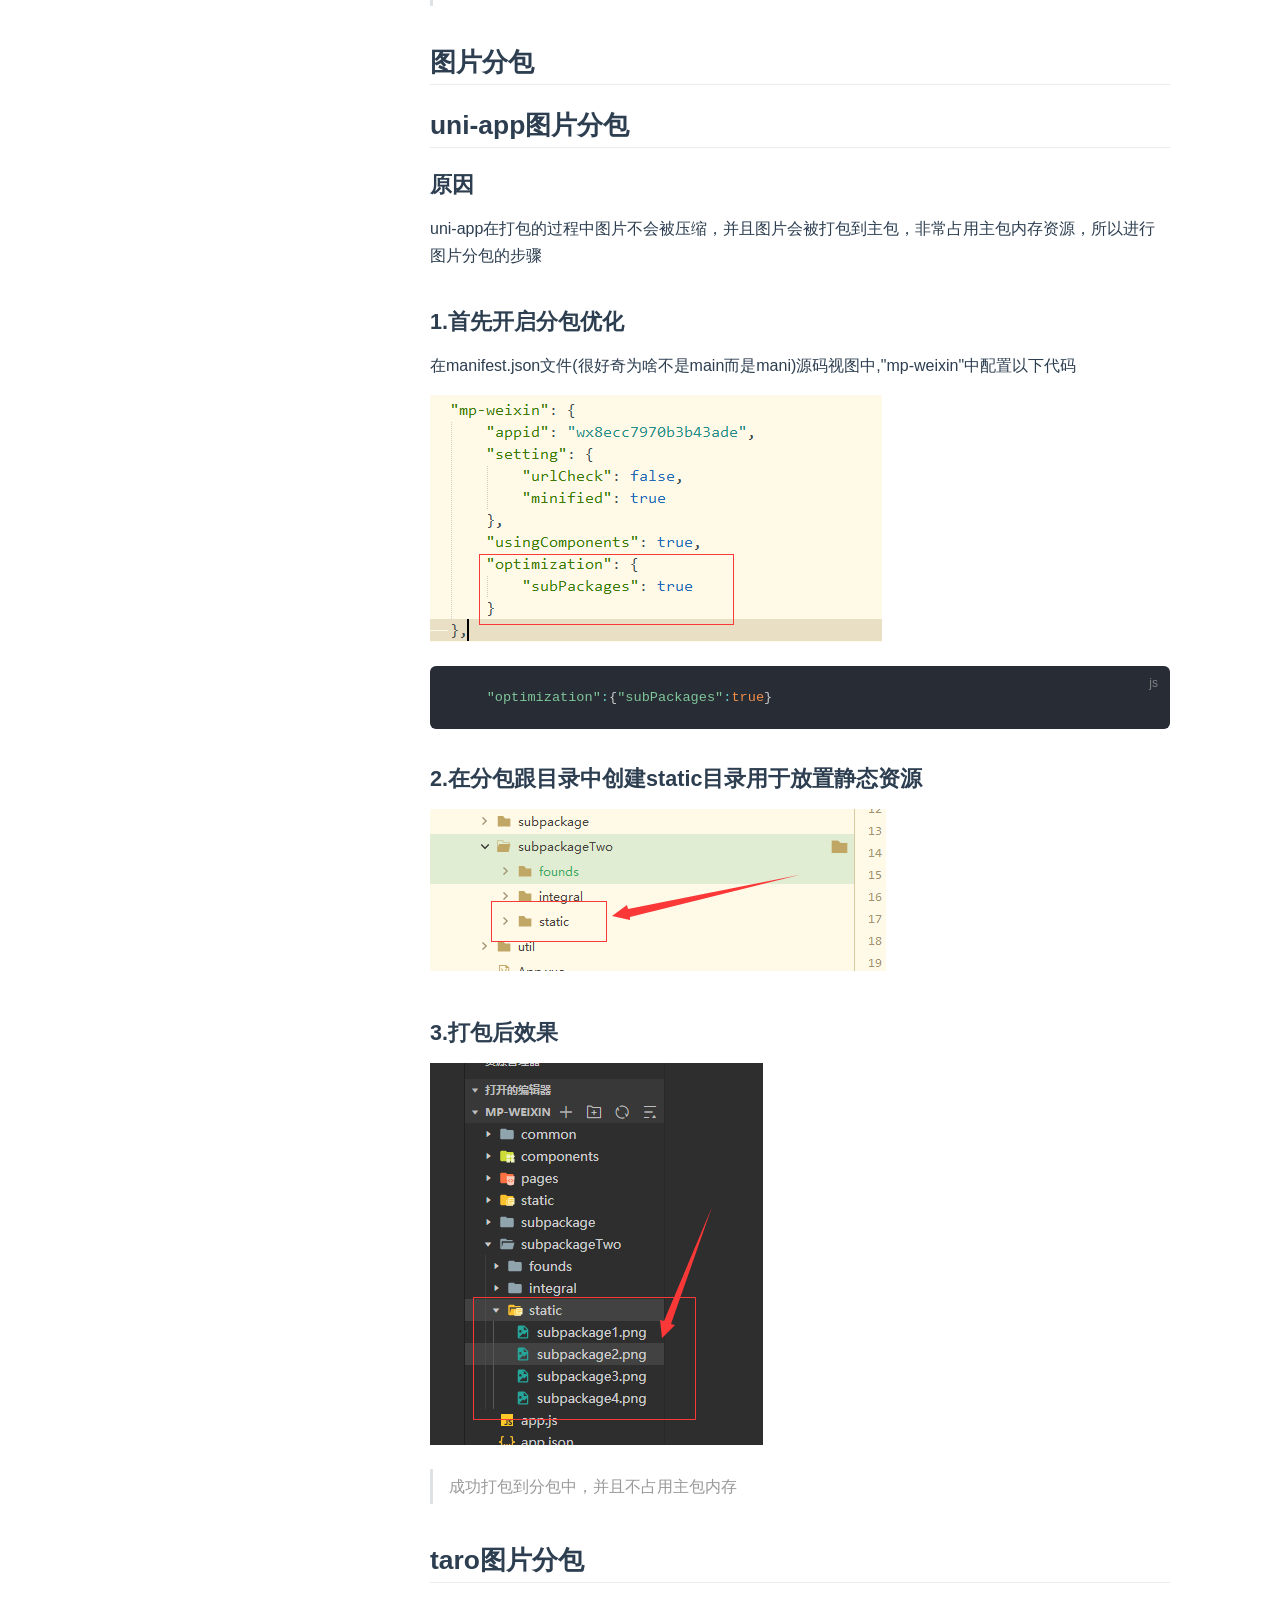
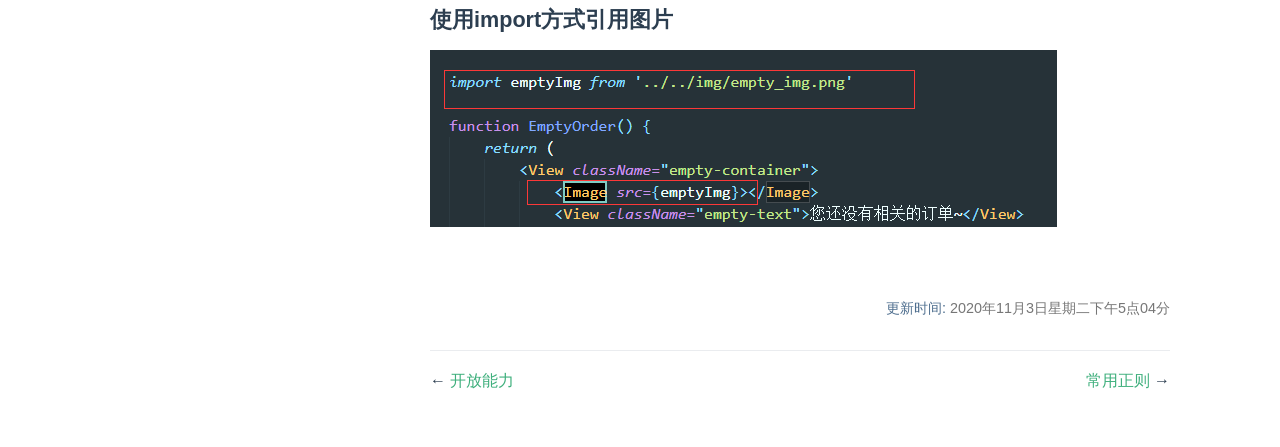
<file: wx/subpackage.html>
<!DOCTYPE html>
<html lang="en-US">
  <head>
    <meta charset="utf-8">
    <meta name="viewport" content="width=device-width,initial-scale=1">
    <title>小程序分包 | 前端清单</title>
    <meta name="generator" content="VuePress 1.7.1">
    <link rel="icon" href="/assets/img/favicon.ico">
    <meta name="description" content="前端清单">
    <meta name="author" content="Zsin">
    <meta name="Keywords" content="vuepress 介绍, vuepress 说明, 前端笔记">
    
    <link rel="preload" href="/assets/css/0.styles.1d5f8513.css" as="style"><link rel="preload" href="/assets/js/app.b2014ff2.js" as="script"><link rel="preload" href="/assets/js/2.2fde2cc4.js" as="script"><link rel="preload" href="/assets/js/20.db4aa17d.js" as="script"><link rel="preload" href="/assets/js/3.04d0cbfa.js" as="script"><link rel="prefetch" href="/assets/js/10.4bdca609.js"><link rel="prefetch" href="/assets/js/11.72579f8a.js"><link rel="prefetch" href="/assets/js/12.c1ab9b34.js"><link rel="prefetch" href="/assets/js/13.a3b9f4df.js"><link rel="prefetch" href="/assets/js/14.fd7e2f5d.js"><link rel="prefetch" href="/assets/js/15.c8021483.js"><link rel="prefetch" href="/assets/js/16.ee00f998.js"><link rel="prefetch" href="/assets/js/17.6b4d4a84.js"><link rel="prefetch" href="/assets/js/18.ec42ef5b.js"><link rel="prefetch" href="/assets/js/19.2046a7f6.js"><link rel="prefetch" href="/assets/js/21.75ae02e7.js"><link rel="prefetch" href="/assets/js/4.ec60088e.js"><link rel="prefetch" href="/assets/js/5.daec7fcb.js"><link rel="prefetch" href="/assets/js/6.80358dad.js"><link rel="prefetch" href="/assets/js/7.de1fff53.js"><link rel="prefetch" href="/assets/js/8.de3f400a.js"><link rel="prefetch" href="/assets/js/9.c24ff2cc.js">
    <link rel="stylesheet" href="/assets/css/0.styles.1d5f8513.css">
  </head>
  <body>
    <div id="app" data-server-rendered="true"><div class="theme-container"><header class="navbar"><div class="sidebar-button"><svg xmlns="http://www.w3.org/2000/svg" aria-hidden="true" role="img" viewBox="0 0 448 512" class="icon"><path fill="currentColor" d="M436 124H12c-6.627 0-12-5.373-12-12V80c0-6.627 5.373-12 12-12h424c6.627 0 12 5.373 12 12v32c0 6.627-5.373 12-12 12zm0 160H12c-6.627 0-12-5.373-12-12v-32c0-6.627 5.373-12 12-12h424c6.627 0 12 5.373 12 12v32c0 6.627-5.373 12-12 12zm0 160H12c-6.627 0-12-5.373-12-12v-32c0-6.627 5.373-12 12-12h424c6.627 0 12 5.373 12 12v32c0 6.627-5.373 12-12 12z"></path></svg></div> <a href="/" class="home-link router-link-active"><img src="/assets/img/hero.png" alt="前端清单" class="logo"> <span class="site-name can-hide">前端清单</span></a> <div class="links"><div class="search-box"><input aria-label="Search" autocomplete="off" spellcheck="false" value=""> <!----></div> <nav class="nav-links can-hide"><div class="nav-item"><a href="https://github.com/zhaoyoushuai/docs" target="_blank" rel="noopener noreferrer" class="nav-link external">
  GitHub
  <span><svg xmlns="http://www.w3.org/2000/svg" aria-hidden="true" focusable="false" x="0px" y="0px" viewBox="0 0 100 100" width="15" height="15" class="icon outbound"><path fill="currentColor" d="M18.8,85.1h56l0,0c2.2,0,4-1.8,4-4v-32h-8v28h-48v-48h28v-8h-32l0,0c-2.2,0-4,1.8-4,4v56C14.8,83.3,16.6,85.1,18.8,85.1z"></path> <polygon fill="currentColor" points="45.7,48.7 51.3,54.3 77.2,28.5 77.2,37.2 85.2,37.2 85.2,14.9 62.8,14.9 62.8,22.9 71.5,22.9"></polygon></svg> <span class="sr-only">(opens new window)</span></span></a></div> <!----></nav></div></header> <div class="sidebar-mask"></div> <aside class="sidebar"><nav class="nav-links"><div class="nav-item"><a href="https://github.com/zhaoyoushuai/docs" target="_blank" rel="noopener noreferrer" class="nav-link external">
  GitHub
  <span><svg xmlns="http://www.w3.org/2000/svg" aria-hidden="true" focusable="false" x="0px" y="0px" viewBox="0 0 100 100" width="15" height="15" class="icon outbound"><path fill="currentColor" d="M18.8,85.1h56l0,0c2.2,0,4-1.8,4-4v-32h-8v28h-48v-48h28v-8h-32l0,0c-2.2,0-4,1.8-4,4v56C14.8,83.3,16.6,85.1,18.8,85.1z"></path> <polygon fill="currentColor" points="45.7,48.7 51.3,54.3 77.2,28.5 77.2,37.2 85.2,37.2 85.2,14.9 62.8,14.9 62.8,22.9 71.5,22.9"></polygon></svg> <span class="sr-only">(opens new window)</span></span></a></div> <!----></nav>  <ul class="sidebar-links"><li><section class="sidebar-group collapsable depth-0"><p class="sidebar-heading"><span>Vue</span> <span class="arrow right"></span></p> <!----></section></li><li><section class="sidebar-group collapsable depth-0"><p class="sidebar-heading"><span>React</span> <span class="arrow right"></span></p> <!----></section></li><li><section class="sidebar-group collapsable depth-0"><p class="sidebar-heading"><span>Taro</span> <span class="arrow right"></span></p> <!----></section></li><li><section class="sidebar-group collapsable depth-0"><p class="sidebar-heading"><span>Git</span> <span class="arrow right"></span></p> <!----></section></li><li><section class="sidebar-group collapsable depth-0"><p class="sidebar-heading"><span>Node</span> <span class="arrow right"></span></p> <!----></section></li><li><section class="sidebar-group collapsable depth-0"><p class="sidebar-heading open"><span>微信小程序</span> <span class="arrow down"></span></p> <ul class="sidebar-links sidebar-group-items"><li><a href="/wx/" aria-current="page" class="sidebar-link">开放能力</a></li><li><a href="/wx/subpackage.html" aria-current="page" class="active sidebar-link">小程序分包</a><ul class="sidebar-sub-headers"><li class="sidebar-sub-header"><a href="/wx/subpackage.html#小程序分包-2" class="sidebar-link">小程序分包</a></li><li class="sidebar-sub-header"><a href="/wx/subpackage.html#图片分包" class="sidebar-link">图片分包</a></li><li class="sidebar-sub-header"><a href="/wx/subpackage.html#uni-app图片分包" class="sidebar-link">uni-app图片分包</a></li><li class="sidebar-sub-header"><a href="/wx/subpackage.html#taro图片分包" class="sidebar-link">taro图片分包</a></li></ul></li></ul></section></li><li><section class="sidebar-group collapsable depth-0"><p class="sidebar-heading"><span>工具方法</span> <span class="arrow right"></span></p> <!----></section></li><li><section class="sidebar-group collapsable depth-0"><p class="sidebar-heading"><span>BUG</span> <span class="arrow right"></span></p> <!----></section></li></ul> </aside> <main class="page"> <div class="theme-default-content content__default"><h1 id="小程序分包"><a href="#小程序分包" class="header-anchor">#</a> 小程序分包</h1> <h2 id="小程序分包-2"><a href="#小程序分包-2" class="header-anchor">#</a> 小程序分包</h2> <h3 id="原因"><a href="#原因" class="header-anchor">#</a> 原因</h3> <p>小程序主包或分包不能超过2M，总包大小不能超过16M，分包还可以优化小程序的首次启动时间。</p> <h3 id="_1-创建与pages同级的目录"><a href="#_1-创建与pages同级的目录" class="header-anchor">#</a> 1.创建与pages同级的目录</h3> <p><img src="/assets/img/wx/subpackage1.png" alt="路径示例"></p> <h3 id="_2-在pages-json中配置分包目录结构"><a href="#_2-在pages-json中配置分包目录结构" class="header-anchor">#</a> 2.在pages.json中配置分包目录结构</h3> <p><img src="/assets/img/wx/subpackage2.png" alt="配置示例"></p> <h3 id="_3-分包后效果"><a href="#_3-分包后效果" class="header-anchor">#</a> 3.分包后效果</h3> <p><img src="/assets/img/wx/subpackage3.png" alt="效果展示"></p> <h3 id="注意"><a href="#注意" class="header-anchor">#</a> 注意</h3> <blockquote><p>每个分包页面最好不超过12个页面，Tabbar页面必须放到主包</p></blockquote> <h2 id="图片分包"><a href="#图片分包" class="header-anchor">#</a> 图片分包</h2> <h2 id="uni-app图片分包"><a href="#uni-app图片分包" class="header-anchor">#</a> uni-app图片分包</h2> <h3 id="原因-2"><a href="#原因-2" class="header-anchor">#</a> 原因</h3> <p>uni-app在打包的过程中图片不会被压缩，并且图片会被打包到主包，非常占用主包内存资源，所以进行图片分包的步骤</p> <h3 id="_1-首先开启分包优化"><a href="#_1-首先开启分包优化" class="header-anchor">#</a> 1.首先开启分包优化</h3> <p>在manifest.json文件(很好奇为啥不是main而是mani)源码视图中,&quot;mp-weixin&quot;中配置以下代码</p> <p><img src="/assets/img/wx/subpackage4.png" alt="配置示例"></p> <div class="language-js extra-class"><pre class="language-js"><code>	<span class="token string">&quot;optimization&quot;</span><span class="token operator">:</span><span class="token punctuation">{</span><span class="token string">&quot;subPackages&quot;</span><span class="token operator">:</span><span class="token boolean">true</span><span class="token punctuation">}</span>
</code></pre></div><h3 id="_2-在分包跟目录中创建static目录用于放置静态资源"><a href="#_2-在分包跟目录中创建static目录用于放置静态资源" class="header-anchor">#</a> 2.在分包跟目录中创建static目录用于放置静态资源</h3> <p><img src="/assets/img/wx/subpackage5.png" alt="路径示例"></p> <h3 id="_3-打包后效果"><a href="#_3-打包后效果" class="header-anchor">#</a> 3.打包后效果</h3> <p><img src="/assets/img/wx/subpackage6.png" alt="打包结果示例"></p> <blockquote><p>成功打包到分包中，并且不占用主包内存</p></blockquote> <h2 id="taro图片分包"><a href="#taro图片分包" class="header-anchor">#</a> taro图片分包</h2> <h3 id="使用import方式引用图片"><a href="#使用import方式引用图片" class="header-anchor">#</a> 使用import方式引用图片</h3> <p><img src="/assets/img/wx/subpackage7.png" alt="import引用示例"></p></div> <footer class="page-edit"><!----> <div class="last-updated"><span class="prefix">更新时间:</span> <span class="time">2020年11月3日星期二下午5点04分</span></div></footer> <div class="page-nav"><p class="inner"><span class="prev">
      ←
      <a href="/wx/" class="prev router-link-active">
        开放能力
      </a></span> <span class="next"><a href="/utils/regexp.html">
        常用正则
      </a>
      →
    </span></p></div> </main></div><div class="global-ui"><!----></div></div>
    <script src="/assets/js/app.b2014ff2.js" defer></script><script src="/assets/js/2.2fde2cc4.js" defer></script><script src="/assets/js/20.db4aa17d.js" defer></script><script src="/assets/js/3.04d0cbfa.js" defer></script>
  </body>
</html>
</file>
<file: assets/css/0.styles.1d5f8513.css>
code[class*=language-],pre[class*=language-]{color:#ccc;background:none;font-family:Consolas,Monaco,Andale Mono,Ubuntu Mono,monospace;font-size:1em;text-align:left;white-space:pre;word-spacing:normal;word-break:normal;word-wrap:normal;line-height:1.5;-moz-tab-size:4;-o-tab-size:4;tab-size:4;-webkit-hyphens:none;-ms-hyphens:none;hyphens:none}pre[class*=language-]{padding:1em;margin:.5em 0;overflow:auto}:not(pre)>code[class*=language-],pre[class*=language-]{background:#2d2d2d}:not(pre)>code[class*=language-]{padding:.1em;border-radius:.3em;white-space:normal}.token.block-comment,.token.cdata,.token.comment,.token.doctype,.token.prolog{color:#999}.token.punctuation{color:#ccc}.token.attr-name,.token.deleted,.token.namespace,.token.tag{color:#e2777a}.token.function-name{color:#6196cc}.token.boolean,.token.function,.token.number{color:#f08d49}.token.class-name,.token.constant,.token.property,.token.symbol{color:#f8c555}.token.atrule,.token.builtin,.token.important,.token.keyword,.token.selector{color:#cc99cd}.token.attr-value,.token.char,.token.regex,.token.string,.token.variable{color:#7ec699}.token.entity,.token.operator,.token.url{color:#67cdcc}.token.bold,.token.important{font-weight:700}.token.italic{font-style:italic}.token.entity{cursor:help}.token.inserted{color:green}.theme-default-content code{color:#476582;padding:.25rem .5rem;margin:0;font-size:.85em;background-color:rgba(27,31,35,.05);border-radius:3px}.theme-default-content code .token.deleted{color:#ec5975}.theme-default-content code .token.inserted{color:#3eaf7c}.theme-default-content pre,.theme-default-content pre[class*=language-]{line-height:1.4;padding:1.25rem 1.5rem;margin:.85rem 0;background-color:#282c34;border-radius:6px;overflow:auto}.theme-default-content pre[class*=language-] code,.theme-default-content pre code{color:#fff;padding:0;background-color:transparent;border-radius:0}div[class*=language-]{position:relative;background-color:#282c34;border-radius:6px}div[class*=language-] .highlight-lines{-webkit-user-select:none;-ms-user-select:none;user-select:none;padding-top:1.3rem;position:absolute;top:0;left:0;width:100%;line-height:1.4}div[class*=language-] .highlight-lines .highlighted{background-color:rgba(0,0,0,.66)}div[class*=language-] pre,div[class*=language-] pre[class*=language-]{background:transparent;position:relative;z-index:1}div[class*=language-]:before{position:absolute;z-index:3;top:.8em;right:1em;font-size:.75rem;color:hsla(0,0%,100%,.4)}div[class*=language-]:not(.line-numbers-mode) .line-numbers-wrapper{display:none}div[class*=language-].line-numbers-mode .highlight-lines .highlighted{position:relative}div[class*=language-].line-numbers-mode .highlight-lines .highlighted:before{content:" ";position:absolute;z-index:3;left:0;top:0;display:block;width:3.5rem;height:100%;background-color:rgba(0,0,0,.66)}div[class*=language-].line-numbers-mode pre{padding-left:4.5rem;vertical-align:middle}div[class*=language-].line-numbers-mode .line-numbers-wrapper{position:absolute;top:0;width:3.5rem;text-align:center;color:hsla(0,0%,100%,.3);padding:1.25rem 0;line-height:1.4}div[class*=language-].line-numbers-mode .line-numbers-wrapper br{-webkit-user-select:none;-ms-user-select:none;user-select:none}div[class*=language-].line-numbers-mode .line-numbers-wrapper .line-number{position:relative;z-index:4;-webkit-user-select:none;-ms-user-select:none;user-select:none;font-size:.85em}div[class*=language-].line-numbers-mode:after{content:"";position:absolute;z-index:2;top:0;left:0;width:3.5rem;height:100%;border-radius:6px 0 0 6px;border-right:1px solid rgba(0,0,0,.66);background-color:#282c34}div[class~=language-js]:before{content:"js"}div[class~=language-ts]:before{content:"ts"}div[class~=language-html]:before{content:"html"}div[class~=language-md]:before{content:"md"}div[class~=language-vue]:before{content:"vue"}div[class~=language-css]:before{content:"css"}div[class~=language-sass]:before{content:"sass"}div[class~=language-scss]:before{content:"scss"}div[class~=language-less]:before{content:"less"}div[class~=language-stylus]:before{content:"stylus"}div[class~=language-go]:before{content:"go"}div[class~=language-java]:before{content:"java"}div[class~=language-c]:before{content:"c"}div[class~=language-sh]:before{content:"sh"}div[class~=language-yaml]:before{content:"yaml"}div[class~=language-py]:before{content:"py"}div[class~=language-docker]:before{content:"docker"}div[class~=language-dockerfile]:before{content:"dockerfile"}div[class~=language-makefile]:before{content:"makefile"}div[class~=language-javascript]:before{content:"js"}div[class~=language-typescript]:before{content:"ts"}div[class~=language-markup]:before{content:"html"}div[class~=language-markdown]:before{content:"md"}div[class~=language-json]:before{content:"json"}div[class~=language-ruby]:before{content:"rb"}div[class~=language-python]:before{content:"py"}div[class~=language-bash]:before{content:"sh"}div[class~=language-php]:before{content:"php"}.custom-block .custom-block-title{font-weight:600;margin-bottom:-.4rem}.custom-block.danger,.custom-block.tip,.custom-block.warning{padding:.1rem 1.5rem;border-left-width:.5rem;border-left-style:solid;margin:1rem 0}.custom-block.tip{background-color:#f3f5f7;border-color:#42b983}.custom-block.warning{background-color:rgba(255,229,100,.3);border-color:#e7c000;color:#6b5900}.custom-block.warning .custom-block-title{color:#b29400}.custom-block.warning a{color:#2c3e50}.custom-block.danger{background-color:#ffe6e6;border-color:#c00;color:#4d0000}.custom-block.danger .custom-block-title{color:#900}.custom-block.danger a{color:#2c3e50}.custom-block.details{display:block;position:relative;border-radius:2px;margin:1.6em 0;padding:1.6em;background-color:#eee}.custom-block.details h4{margin-top:0}.custom-block.details figure:last-child,.custom-block.details p:last-child{margin-bottom:0;padding-bottom:0}.custom-block.details summary{outline:none;cursor:pointer}.arrow{display:inline-block;width:0;height:0}.arrow.up{border-bottom:6px solid #ccc}.arrow.down,.arrow.up{border-left:4px solid transparent;border-right:4px solid transparent}.arrow.down{border-top:6px solid #ccc}.arrow.right{border-left:6px solid #ccc}.arrow.left,.arrow.right{border-top:4px solid transparent;border-bottom:4px solid transparent}.arrow.left{border-right:6px solid #ccc}.theme-default-content:not(.custom){max-width:740px;margin:0 auto;padding:2rem 2.5rem}@media (max-width:959px){.theme-default-content:not(.custom){padding:2rem}}@media (max-width:419px){.theme-default-content:not(.custom){padding:1.5rem}}.table-of-contents .badge{vertical-align:middle}body,html{padding:0;margin:0;background-color:#fff}body{font-family:-apple-system,BlinkMacSystemFont,Segoe UI,Roboto,Oxygen,Ubuntu,Cantarell,Fira Sans,Droid Sans,Helvetica Neue,sans-serif;-webkit-font-smoothing:antialiased;-moz-osx-font-smoothing:grayscale;font-size:16px;color:#2c3e50}.page{padding-left:20rem}.navbar{z-index:20;right:0;height:3.6rem;background-color:#fff;box-sizing:border-box;border-bottom:1px solid #eaecef}.navbar,.sidebar-mask{position:fixed;top:0;left:0}.sidebar-mask{z-index:9;width:100vw;height:100vh;display:none}.sidebar{font-size:16px;background-color:#fff;width:20rem;position:fixed;z-index:10;margin:0;top:3.6rem;left:0;bottom:0;box-sizing:border-box;border-right:1px solid #eaecef;overflow-y:auto}.theme-default-content:not(.custom)>:first-child{margin-top:3.6rem}.theme-default-content:not(.custom) a:hover{text-decoration:underline}.theme-default-content:not(.custom) p.demo{padding:1rem 1.5rem;border:1px solid #ddd;border-radius:4px}.theme-default-content:not(.custom) img{max-width:100%}.theme-default-content.custom{padding:0;margin:0}.theme-default-content.custom img{max-width:100%}a{font-weight:500;text-decoration:none}a,p a code{color:#3eaf7c}p a code{font-weight:400}kbd{background:#eee;border:.15rem solid #ddd;border-bottom:.25rem solid #ddd;border-radius:.15rem;padding:0 .15em}blockquote{font-size:1rem;color:#999;border-left:.2rem solid #dfe2e5;margin:1rem 0;padding:.25rem 0 .25rem 1rem}blockquote>p{margin:0}ol,ul{padding-left:1.2em}strong{font-weight:600}h1,h2,h3,h4,h5,h6{font-weight:600;line-height:1.25}.theme-default-content:not(.custom)>h1,.theme-default-content:not(.custom)>h2,.theme-default-content:not(.custom)>h3,.theme-default-content:not(.custom)>h4,.theme-default-content:not(.custom)>h5,.theme-default-content:not(.custom)>h6{margin-top:-3.1rem;padding-top:4.6rem;margin-bottom:0}.theme-default-content:not(.custom)>h1:first-child,.theme-default-content:not(.custom)>h2:first-child,.theme-default-content:not(.custom)>h3:first-child,.theme-default-content:not(.custom)>h4:first-child,.theme-default-content:not(.custom)>h5:first-child,.theme-default-content:not(.custom)>h6:first-child{margin-top:-1.5rem;margin-bottom:1rem}.theme-default-content:not(.custom)>h1:first-child+.custom-block,.theme-default-content:not(.custom)>h1:first-child+p,.theme-default-content:not(.custom)>h1:first-child+pre,.theme-default-content:not(.custom)>h2:first-child+.custom-block,.theme-default-content:not(.custom)>h2:first-child+p,.theme-default-content:not(.custom)>h2:first-child+pre,.theme-default-content:not(.custom)>h3:first-child+.custom-block,.theme-default-content:not(.custom)>h3:first-child+p,.theme-default-content:not(.custom)>h3:first-child+pre,.theme-default-content:not(.custom)>h4:first-child+.custom-block,.theme-default-content:not(.custom)>h4:first-child+p,.theme-default-content:not(.custom)>h4:first-child+pre,.theme-default-content:not(.custom)>h5:first-child+.custom-block,.theme-default-content:not(.custom)>h5:first-child+p,.theme-default-content:not(.custom)>h5:first-child+pre,.theme-default-content:not(.custom)>h6:first-child+.custom-block,.theme-default-content:not(.custom)>h6:first-child+p,.theme-default-content:not(.custom)>h6:first-child+pre{margin-top:2rem}h1:hover .header-anchor,h2:hover .header-anchor,h3:hover .header-anchor,h4:hover .header-anchor,h5:hover .header-anchor,h6:hover .header-anchor{opacity:1}h1{font-size:2.2rem}h2{font-size:1.65rem;padding-bottom:.3rem;border-bottom:1px solid #eaecef}h3{font-size:1.35rem}a.header-anchor{font-size:.85em;float:left;margin-left:-.87em;padding-right:.23em;margin-top:.125em;opacity:0}a.header-anchor:hover{text-decoration:none}.line-number,code,kbd{font-family:source-code-pro,Menlo,Monaco,Consolas,Courier New,monospace}ol,p,ul{line-height:1.7}hr{border:0;border-top:1px solid #eaecef}table{border-collapse:collapse;margin:1rem 0;display:block;overflow-x:auto}tr{border-top:1px solid #dfe2e5}tr:nth-child(2n){background-color:#f6f8fa}td,th{border:1px solid #dfe2e5;padding:.6em 1em}.theme-container.sidebar-open .sidebar-mask{display:block}.theme-container.no-navbar .theme-default-content:not(.custom)>h1,.theme-container.no-navbar h2,.theme-container.no-navbar h3,.theme-container.no-navbar h4,.theme-container.no-navbar h5,.theme-container.no-navbar h6{margin-top:1.5rem;padding-top:0}.theme-container.no-navbar .sidebar{top:0}@media (min-width:720px){.theme-container.no-sidebar .sidebar{display:none}.theme-container.no-sidebar .page{padding-left:0}}@media (max-width:959px){.sidebar{font-size:15px;width:16.4rem}.page{padding-left:16.4rem}}@media (max-width:719px){.sidebar{top:0;padding-top:3.6rem;transform:translateX(-100%);transition:transform .2s ease}.page{padding-left:0}.theme-container.sidebar-open .sidebar{transform:translateX(0)}.theme-container.no-navbar .sidebar{padding-top:0}}@media (max-width:419px){h1{font-size:1.9rem}.theme-default-content div[class*=language-]{margin:.85rem -1.5rem;border-radius:0}}#nprogress{pointer-events:none}#nprogress .bar{background:#3eaf7c;position:fixed;z-index:1031;top:0;left:0;width:100%;height:2px}#nprogress .peg{display:block;position:absolute;right:0;width:100px;height:100%;box-shadow:0 0 10px #3eaf7c,0 0 5px #3eaf7c;opacity:1;transform:rotate(3deg) translateY(-4px)}#nprogress .spinner{display:block;position:fixed;z-index:1031;top:15px;right:15px}#nprogress .spinner-icon{width:18px;height:18px;box-sizing:border-box;border-color:#3eaf7c transparent transparent #3eaf7c;border-style:solid;border-width:2px;border-radius:50%;-webkit-animation:nprogress-spinner .4s linear infinite;animation:nprogress-spinner .4s linear infinite}.nprogress-custom-parent{overflow:hidden;position:relative}.nprogress-custom-parent #nprogress .bar,.nprogress-custom-parent #nprogress .spinner{position:absolute}@-webkit-keyframes nprogress-spinner{0%{transform:rotate(0deg)}to{transform:rotate(1turn)}}@keyframes nprogress-spinner{0%{transform:rotate(0deg)}to{transform:rotate(1turn)}}.icon.outbound{color:#aaa;display:inline-block;vertical-align:middle;position:relative;top:-1px}.sr-only{position:absolute;width:1px;height:1px;padding:0;margin:-1px;overflow:hidden;clip:rect(0,0,0,0);white-space:nowrap;border-width:0}.home{padding:3.6rem 2rem 0;max-width:960px;margin:0 auto;display:block}.home .hero{text-align:center}.home .hero img{max-width:100%;max-height:280px;display:block;margin:3rem auto 1.5rem}.home .hero h1{font-size:3rem}.home .hero .action,.home .hero .description,.home .hero h1{margin:1.8rem auto}.home .hero .description{max-width:35rem;font-size:1.6rem;line-height:1.3;color:#6a8bad}.home .hero .action-button{display:inline-block;font-size:1.2rem;color:#fff;background-color:#3eaf7c;padding:.8rem 1.6rem;border-radius:4px;transition:background-color .1s ease;box-sizing:border-box;border-bottom:1px solid #389d70}.home .hero .action-button:hover{background-color:#4abf8a}.home .features{border-top:1px solid #eaecef;padding:1.2rem 0;margin-top:2.5rem;display:flex;flex-wrap:wrap;align-items:flex-start;align-content:stretch;justify-content:space-between}.home .feature{flex-grow:1;flex-basis:30%;max-width:30%}.home .feature h2{font-size:1.4rem;font-weight:500;border-bottom:none;padding-bottom:0;color:#3a5169}.home .feature p{color:#4e6e8e}.home .footer{padding:2.5rem;border-top:1px solid #eaecef;text-align:center;color:#4e6e8e}@media (max-width:719px){.home .features{flex-direction:column}.home .feature{max-width:100%;padding:0 2.5rem}}@media (max-width:419px){.home{padding-left:1.5rem;padding-right:1.5rem}.home .hero img{max-height:210px;margin:2rem auto 1.2rem}.home .hero h1{font-size:2rem}.home .hero .action,.home .hero .description,.home .hero h1{margin:1.2rem auto}.home .hero .description{font-size:1.2rem}.home .hero .action-button{font-size:1rem;padding:.6rem 1.2rem}.home .feature h2{font-size:1.25rem}}.search-box{display:inline-block;position:relative;margin-right:1rem}.search-box input{cursor:text;width:10rem;height:2rem;color:#4e6e8e;display:inline-block;border:1px solid #cfd4db;border-radius:2rem;font-size:.9rem;line-height:2rem;padding:0 .5rem 0 2rem;outline:none;transition:all .2s ease;background:#fff url(/assets/img/search.83621669.svg) .6rem .5rem no-repeat;background-size:1rem}.search-box input:focus{cursor:auto;border-color:#3eaf7c}.search-box .suggestions{background:#fff;width:20rem;position:absolute;top:2rem;border:1px solid #cfd4db;border-radius:6px;padding:.4rem;list-style-type:none}.search-box .suggestions.align-right{right:0}.search-box .suggestion{line-height:1.4;padding:.4rem .6rem;border-radius:4px;cursor:pointer}.search-box .suggestion a{white-space:normal;color:#5d82a6}.search-box .suggestion a .page-title{font-weight:600}.search-box .suggestion a .header{font-size:.9em;margin-left:.25em}.search-box .suggestion.focused{background-color:#f3f4f5}.search-box .suggestion.focused a{color:#3eaf7c}@media (max-width:959px){.search-box input{cursor:pointer;width:0;border-color:transparent;position:relative}.search-box input:focus{cursor:text;left:0;width:10rem}}@media (-ms-high-contrast:none){.search-box input{height:2rem}}@media (max-width:959px) and (min-width:719px){.search-box .suggestions{left:0}}@media (max-width:719px){.search-box{margin-right:0}.search-box input{left:1rem}.search-box .suggestions{right:0}}@media (max-width:419px){.search-box .suggestions{width:calc(100vw - 4rem)}.search-box input:focus{width:8rem}}.sidebar-button{cursor:pointer;display:none;width:1.25rem;height:1.25rem;position:absolute;padding:.6rem;top:.6rem;left:1rem}.sidebar-button .icon{display:block;width:1.25rem;height:1.25rem}@media (max-width:719px){.sidebar-button{display:block}}.dropdown-enter,.dropdown-leave-to{height:0!important}.dropdown-wrapper{cursor:pointer}.dropdown-wrapper .dropdown-title,.dropdown-wrapper .mobile-dropdown-title{display:block;font-size:.9rem;font-family:inherit;cursor:inherit;padding:inherit;line-height:1.4rem;background:transparent;border:none;font-weight:500;color:#2c3e50}.dropdown-wrapper .dropdown-title:hover,.dropdown-wrapper .mobile-dropdown-title:hover{border-color:transparent}.dropdown-wrapper .dropdown-title .arrow,.dropdown-wrapper .mobile-dropdown-title .arrow{vertical-align:middle;margin-top:-1px;margin-left:.4rem}.dropdown-wrapper .mobile-dropdown-title{display:none;font-weight:600}.dropdown-wrapper .mobile-dropdown-title font-size inherit:hover{color:#3eaf7c}.dropdown-wrapper .nav-dropdown .dropdown-item{color:inherit;line-height:1.7rem}.dropdown-wrapper .nav-dropdown .dropdown-item h4{margin:.45rem 0 0;border-top:1px solid #eee;padding:1rem 1.5rem .45rem 1.25rem}.dropdown-wrapper .nav-dropdown .dropdown-item .dropdown-subitem-wrapper{padding:0;list-style:none}.dropdown-wrapper .nav-dropdown .dropdown-item .dropdown-subitem-wrapper .dropdown-subitem{font-size:.9em}.dropdown-wrapper .nav-dropdown .dropdown-item a{display:block;line-height:1.7rem;position:relative;border-bottom:none;font-weight:400;margin-bottom:0;padding:0 1.5rem 0 1.25rem}.dropdown-wrapper .nav-dropdown .dropdown-item a.router-link-active,.dropdown-wrapper .nav-dropdown .dropdown-item a:hover{color:#3eaf7c}.dropdown-wrapper .nav-dropdown .dropdown-item a.router-link-active:after{content:"";width:0;height:0;border-left:5px solid #3eaf7c;border-top:3px solid transparent;border-bottom:3px solid transparent;position:absolute;top:calc(50% - 2px);left:9px}.dropdown-wrapper .nav-dropdown .dropdown-item:first-child h4{margin-top:0;padding-top:0;border-top:0}@media (max-width:719px){.dropdown-wrapper.open .dropdown-title{margin-bottom:.5rem}.dropdown-wrapper .dropdown-title{display:none}.dropdown-wrapper .mobile-dropdown-title{display:block}.dropdown-wrapper .nav-dropdown{transition:height .1s ease-out;overflow:hidden}.dropdown-wrapper .nav-dropdown .dropdown-item h4{border-top:0;margin-top:0;padding-top:0}.dropdown-wrapper .nav-dropdown .dropdown-item>a,.dropdown-wrapper .nav-dropdown .dropdown-item h4{font-size:15px;line-height:2rem}.dropdown-wrapper .nav-dropdown .dropdown-item .dropdown-subitem{font-size:14px;padding-left:1rem}}@media (min-width:719px){.dropdown-wrapper{height:1.8rem}.dropdown-wrapper.open .nav-dropdown,.dropdown-wrapper:hover .nav-dropdown{display:block!important}.dropdown-wrapper.open:blur{display:none}.dropdown-wrapper .nav-dropdown{display:none;height:auto!important;box-sizing:border-box;max-height:calc(100vh - 2.7rem);overflow-y:auto;position:absolute;top:100%;right:0;background-color:#fff;padding:.6rem 0;border:1px solid;border-color:#ddd #ddd #ccc;text-align:left;border-radius:.25rem;white-space:nowrap;margin:0}}.nav-links{display:inline-block}.nav-links a{line-height:1.4rem;color:inherit}.nav-links a.router-link-active,.nav-links a:hover{color:#3eaf7c}.nav-links .nav-item{position:relative;display:inline-block;margin-left:1.5rem;line-height:2rem}.nav-links .nav-item:first-child{margin-left:0}.nav-links .repo-link{margin-left:1.5rem}@media (max-width:719px){.nav-links .nav-item,.nav-links .repo-link{margin-left:0}}@media (min-width:719px){.nav-links a.router-link-active,.nav-links a:hover{color:#2c3e50}.nav-item>a:not(.external).router-link-active,.nav-item>a:not(.external):hover{margin-bottom:-2px;border-bottom:2px solid #46bd87}}.navbar{padding:.7rem 1.5rem;line-height:2.2rem}.navbar a,.navbar img,.navbar span{display:inline-block}.navbar .logo{height:2.2rem;min-width:2.2rem;margin-right:.8rem;vertical-align:top}.navbar .site-name{font-size:1.3rem;font-weight:600;color:#2c3e50;position:relative}.navbar .links{padding-left:1.5rem;box-sizing:border-box;background-color:#fff;white-space:nowrap;font-size:.9rem;position:absolute;right:1.5rem;top:.7rem;display:flex}.navbar .links .search-box{flex:0 0 auto;vertical-align:top}@media (max-width:719px){.navbar{padding-left:4rem}.navbar .can-hide{display:none}.navbar .links{padding-left:1.5rem}.navbar .site-name{width:calc(100vw - 9.4rem);overflow:hidden;white-space:nowrap;text-overflow:ellipsis}}.page-edit{max-width:740px;margin:0 auto;padding:2rem 2.5rem}@media (max-width:959px){.page-edit{padding:2rem}}@media (max-width:419px){.page-edit{padding:1.5rem}}.page-edit{padding-top:1rem;padding-bottom:1rem;overflow:auto}.page-edit .edit-link{display:inline-block}.page-edit .edit-link a{color:#4e6e8e;margin-right:.25rem}.page-edit .last-updated{float:right;font-size:.9em}.page-edit .last-updated .prefix{font-weight:500;color:#4e6e8e}.page-edit .last-updated .time{font-weight:400;color:#767676}@media (max-width:719px){.page-edit .edit-link{margin-bottom:.5rem}.page-edit .last-updated{font-size:.8em;float:none;text-align:left}}.page-nav{max-width:740px;margin:0 auto;padding:2rem 2.5rem}@media (max-width:959px){.page-nav{padding:2rem}}@media (max-width:419px){.page-nav{padding:1.5rem}}.page-nav{padding-top:1rem;padding-bottom:0}.page-nav .inner{min-height:2rem;margin-top:0;border-top:1px solid #eaecef;padding-top:1rem;overflow:auto}.page-nav .next{float:right}.page{padding-bottom:2rem;display:block}.sidebar-group .sidebar-group{padding-left:.5em}.sidebar-group:not(.collapsable) .sidebar-heading:not(.clickable){cursor:auto;color:inherit}.sidebar-group.is-sub-group{padding-left:0}.sidebar-group.is-sub-group>.sidebar-heading{font-size:.95em;line-height:1.4;font-weight:400;padding-left:2rem}.sidebar-group.is-sub-group>.sidebar-heading:not(.clickable){opacity:.5}.sidebar-group.is-sub-group>.sidebar-group-items{padding-left:1rem}.sidebar-group.is-sub-group>.sidebar-group-items>li>.sidebar-link{font-size:.95em;border-left:none}.sidebar-group.depth-2>.sidebar-heading{border-left:none}.sidebar-heading{color:#2c3e50;transition:color .15s ease;cursor:pointer;font-size:1.1em;font-weight:700;padding:.35rem 1.5rem .35rem 1.25rem;width:100%;box-sizing:border-box;margin:0;border-left:.25rem solid transparent}.sidebar-heading.open,.sidebar-heading:hover{color:inherit}.sidebar-heading .arrow{position:relative;top:-.12em;left:.5em}.sidebar-heading.clickable.active{font-weight:600;color:#3eaf7c;border-left-color:#3eaf7c}.sidebar-heading.clickable:hover{color:#3eaf7c}.sidebar-group-items{transition:height .1s ease-out;font-size:.95em;overflow:hidden}.sidebar .sidebar-sub-headers{padding-left:1rem;font-size:.95em}a.sidebar-link{font-size:1em;font-weight:400;display:inline-block;color:#2c3e50;border-left:.25rem solid transparent;padding:.35rem 1rem .35rem 1.25rem;line-height:1.4;width:100%;box-sizing:border-box}a.sidebar-link:hover{color:#3eaf7c}a.sidebar-link.active{font-weight:600;color:#3eaf7c;border-left-color:#3eaf7c}.sidebar-group a.sidebar-link{padding-left:2rem}.sidebar-sub-headers a.sidebar-link{padding-top:.25rem;padding-bottom:.25rem;border-left:none}.sidebar-sub-headers a.sidebar-link.active{font-weight:500}.sidebar ul{padding:0;margin:0;list-style-type:none}.sidebar a{display:inline-block}.sidebar .nav-links{display:none;border-bottom:1px solid #eaecef;padding:.5rem 0 .75rem}.sidebar .nav-links a{font-weight:600}.sidebar .nav-links .nav-item,.sidebar .nav-links .repo-link{display:block;line-height:1.25rem;font-size:1.1em;padding:.5rem 0 .5rem 1.5rem}.sidebar>.sidebar-links{padding:1.5rem 0}.sidebar>.sidebar-links>li>a.sidebar-link{font-size:1.1em;line-height:1.7;font-weight:700}.sidebar>.sidebar-links>li:not(:first-child){margin-top:.75rem}@media (max-width:719px){.sidebar .nav-links{display:block}.sidebar .nav-links .dropdown-wrapper .nav-dropdown .dropdown-item a.router-link-active:after{top:calc(1rem - 2px)}.sidebar>.sidebar-links{padding:1rem 0}}.badge[data-v-15b7b770]{display:inline-block;font-size:14px;height:18px;line-height:18px;border-radius:3px;padding:0 6px;color:#fff}.badge.green[data-v-15b7b770],.badge.tip[data-v-15b7b770],.badge[data-v-15b7b770]{background-color:#42b983}.badge.error[data-v-15b7b770]{background-color:#da5961}.badge.warn[data-v-15b7b770],.badge.warning[data-v-15b7b770],.badge.yellow[data-v-15b7b770]{background-color:#e7c000}.badge+.badge[data-v-15b7b770]{margin-left:5px}.theme-code-group__nav[data-v-32c2d7ed]{margin-bottom:-35px;background-color:#282c34;padding-bottom:22px;border-top-left-radius:6px;border-top-right-radius:6px;padding-left:10px;padding-top:10px}.theme-code-group__ul[data-v-32c2d7ed]{margin:auto 0;padding-left:0;display:inline-flex;list-style:none}.theme-code-group__nav-tab[data-v-32c2d7ed]{border:0;padding:5px;cursor:pointer;background-color:transparent;font-size:.85em;line-height:1.4;color:hsla(0,0%,100%,.9);font-weight:600}.theme-code-group__nav-tab-active[data-v-32c2d7ed]{border-bottom:1px solid #42b983}.pre-blank[data-v-32c2d7ed]{color:#42b983}.theme-code-block[data-v-6d04095e]{display:none}.theme-code-block__active[data-v-6d04095e]{display:block}.theme-code-block>pre[data-v-6d04095e]{background-color:orange}.sw-update-popup[data-v-fec8b358]{position:fixed;right:1em;bottom:1em;padding:1em;border:1px solid #3eaf7c;border-radius:3px;background:#fff;box-shadow:0 4px 16px rgba(0,0,0,.5);text-align:center;z-index:3}.sw-update-popup>button[data-v-fec8b358]{margin-top:.5em;padding:.25em 2em}.sw-update-popup-enter-active[data-v-fec8b358],.sw-update-popup-leave-active[data-v-fec8b358]{transition:opacity .3s,transform .3s}.sw-update-popup-enter[data-v-fec8b358],.sw-update-popup-leave-to[data-v-fec8b358]{opacity:0;transform:translateY(50%) scale(.5)}
</file>
